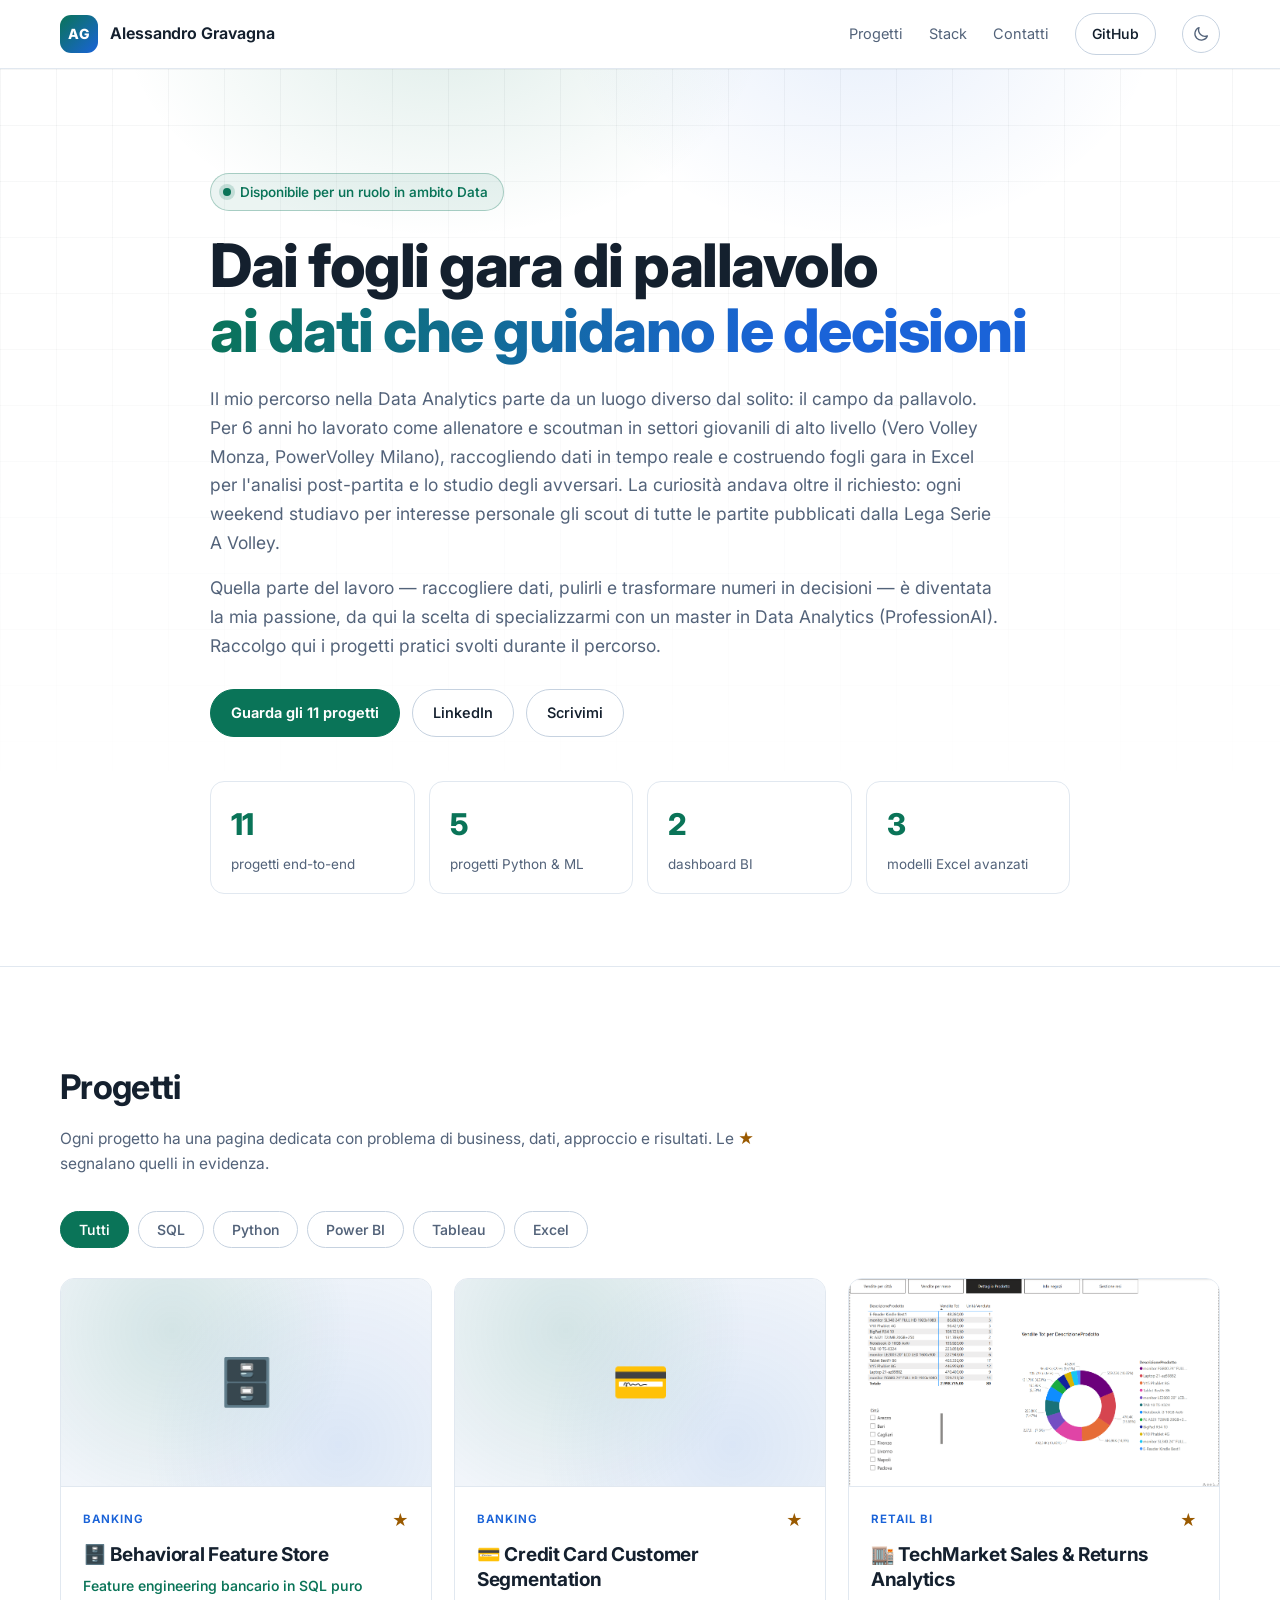
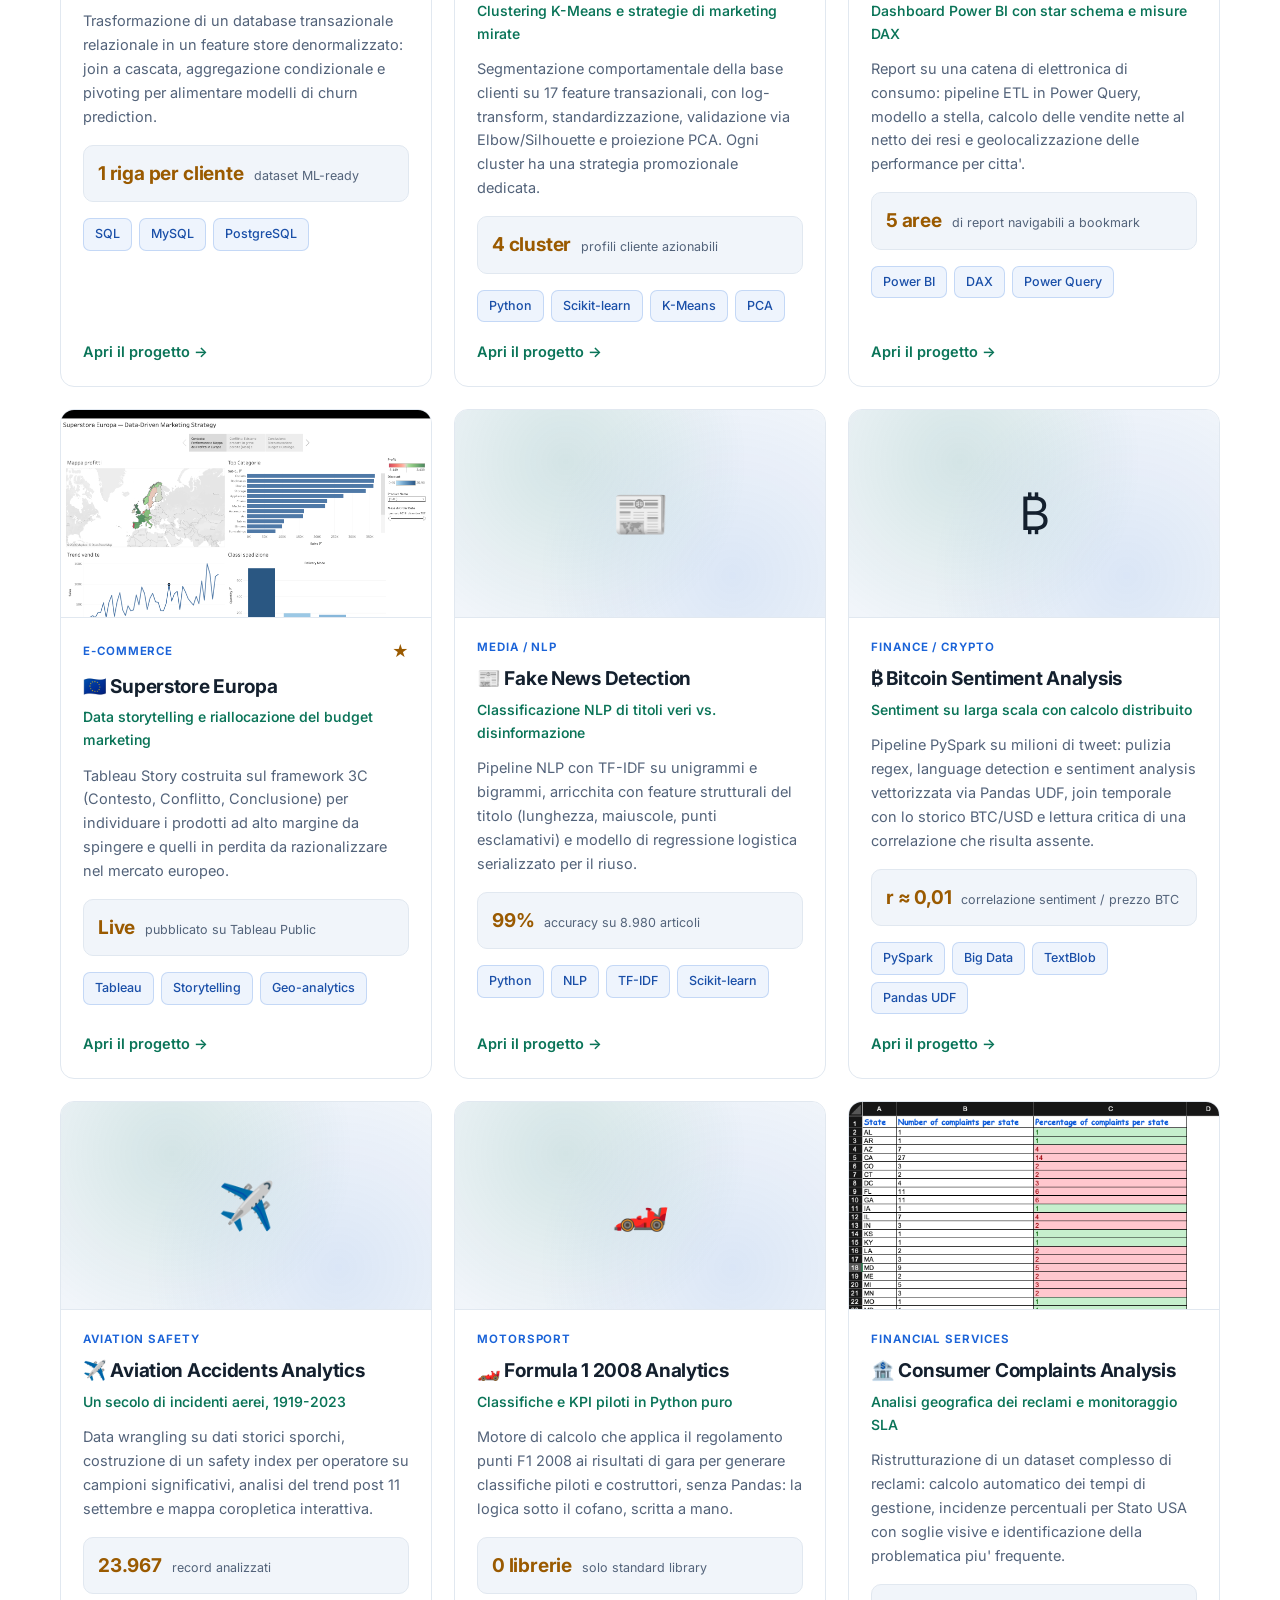
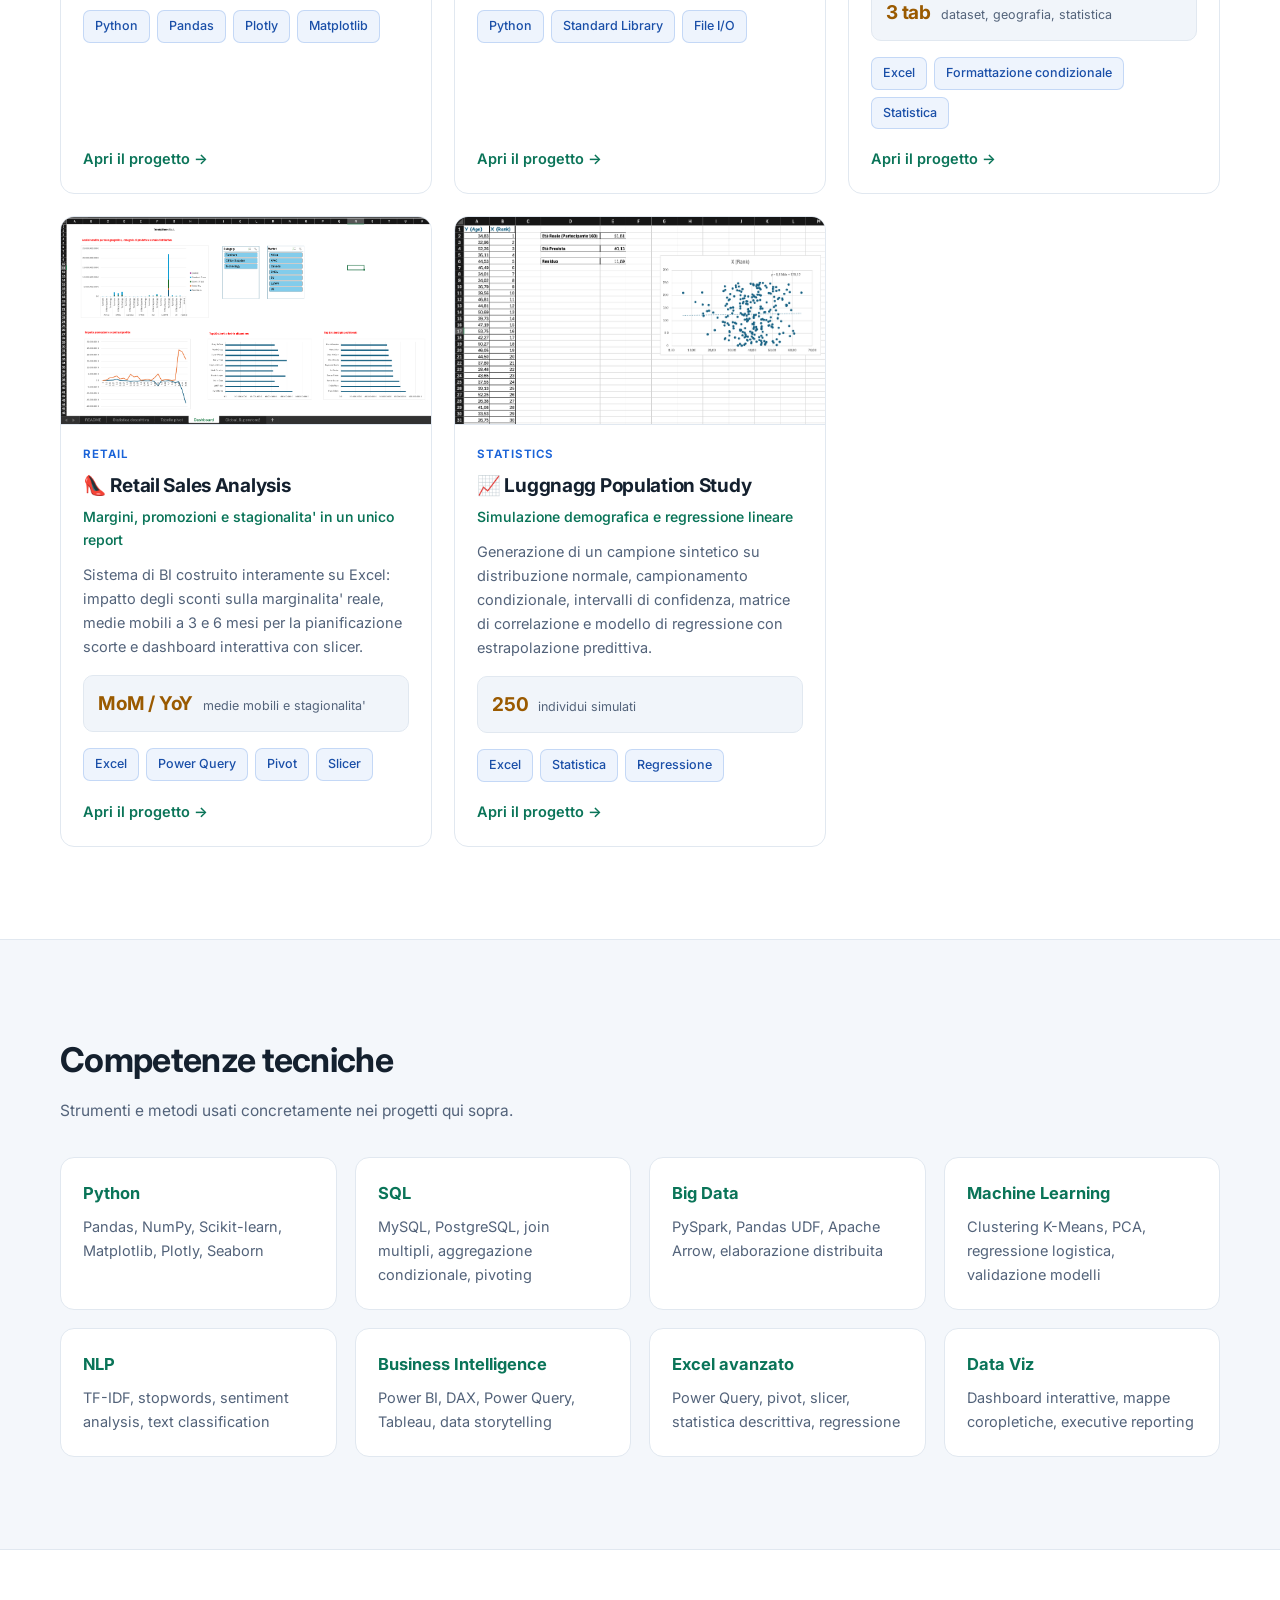
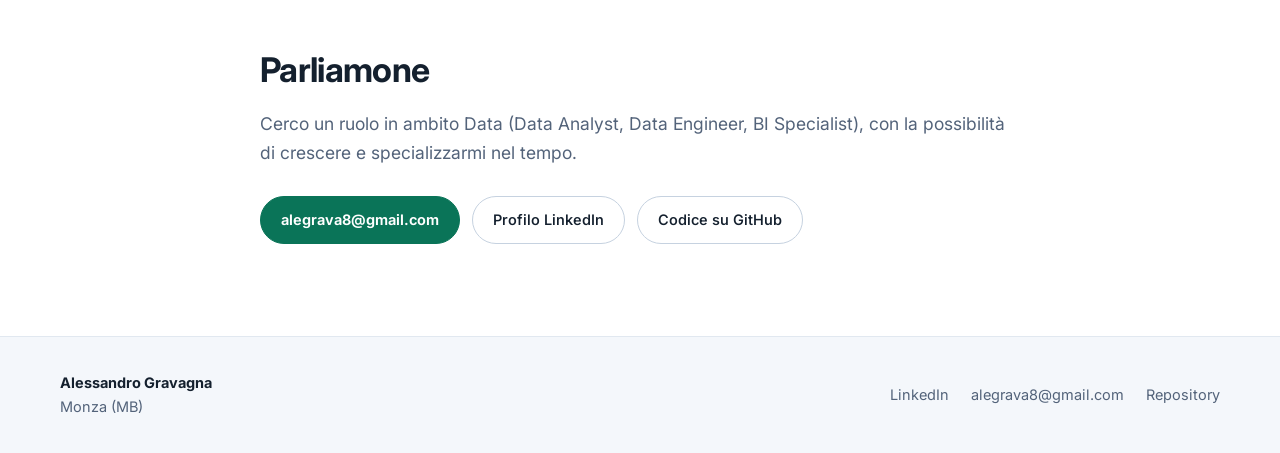
<file: docs/index.html>
<!DOCTYPE html>
<html lang="it">
<head>
<meta charset="utf-8">
<meta name="viewport" content="width=device-width, initial-scale=1">
<title>Alessandro Gravagna — Data Analytics Portfolio</title>
<meta name="description" content="Portfolio di Alessandro Gravagna: 11 progetti end-to-end su SQL, Python, Machine Learning, NLP, PySpark, Power BI, Tableau ed Excel.">
<meta name="author" content="Alessandro Gravagna">
<meta property="og:title" content="Alessandro Gravagna — Data Analytics Portfolio">
<meta property="og:description" content="Portfolio di Alessandro Gravagna: 11 progetti end-to-end su SQL, Python, Machine Learning, NLP, PySpark, Power BI, Tableau ed Excel.">
<meta property="og:type" content="website">
<meta property="og:url" content="https://alessandrogravagna.github.io/Data-Analytics-Portfolio/">
<meta property="og:image" content="https://alessandrogravagna.github.io/Data-Analytics-Portfolio/assets/img/powerbi-techmarket-powerbi_dashboard_preview.png">
<meta property="og:locale" content="it_IT">
<meta name="twitter:card" content="summary_large_image">
<meta name="color-scheme" content="dark light">
<link rel="icon" href="data:image/svg+xml,<svg xmlns='http://www.w3.org/2000/svg' viewBox='0 0 100 100'><text y='.9em' font-size='90'>&#128202;</text></svg>">
<link rel="preconnect" href="https://fonts.googleapis.com">
<link rel="preconnect" href="https://fonts.gstatic.com" crossorigin>
<link href="https://fonts.googleapis.com/css2?family=Inter:wght@400;500;600;700;800&family=JetBrains+Mono:wght@400;500&display=swap" rel="stylesheet">
<link rel="stylesheet" href="assets/style.css">
<script>
(function () {
  try {
    var t = localStorage.getItem('tema');
    if (t === 'light' || t === 'dark') {
      document.documentElement.setAttribute('data-theme', t);
    }
  } catch (e) { /* localStorage non disponibile: si usa il tema di sistema */ }
})();
</script>

</head>
<body class="home">
<a class="skip" href="#main">Vai al contenuto</a>
<header class="topbar">
  <div class="wrap topbar-inner">
    <a class="brand" href="index.html">
      <span class="brand-mark">AG</span>
      <span class="brand-text">Alessandro Gravagna</span>
    </a>
    <nav class="topnav">
      <a href="index.html#progetti">Progetti</a>
      <a href="index.html#stack">Stack</a>
      <a href="index.html#contatti">Contatti</a>
      <a class="btn btn-ghost" href="https://github.com/alessandrogravagna/Data-Analytics-Portfolio" target="_blank" rel="noopener">GitHub</a>
      <button class="theme-toggle" type="button" id="theme-toggle"
        aria-label="Cambia tema chiaro o scuro" title="Cambia tema chiaro o scuro">
        <svg class="icon-sun" viewBox="0 0 24 24" aria-hidden="true" focusable="false">
          <circle cx="12" cy="12" r="4.2"/>
          <path d="M12 2.4v2.6M12 19v2.6M4.2 4.2l1.9 1.9M17.9 17.9l1.9 1.9M2.4 12h2.6M19 12h2.6M4.2 19.8l1.9-1.9M17.9 6.1l1.9-1.9"/>
        </svg>
        <svg class="icon-moon" viewBox="0 0 24 24" aria-hidden="true" focusable="false">
          <path d="M20.5 14.6A8.6 8.6 0 0 1 9.4 3.5a8.6 8.6 0 1 0 11.1 11.1z"/>
        </svg>
      </button>
    </nav>
  </div>
</header>
<main id="main">

<section class="hero">
  <div class="wrap hero-inner">
    <p class="pill"><span class="dot"></span> Disponibile per un ruolo in ambito Data</p>
    <h1>Dai fogli gara di pallavolo<br><span class="grad">ai dati che guidano le decisioni</span></h1>
    <p class="lead">Il mio percorso nella Data Analytics parte da un luogo diverso dal solito: il campo da pallavolo. Per 6 anni ho lavorato come allenatore e scoutman in settori giovanili di alto livello (Vero Volley Monza, PowerVolley Milano), raccogliendo dati in tempo reale e costruendo fogli gara in Excel per l&#x27;analisi post-partita e lo studio degli avversari. La curiosità andava oltre il richiesto: ogni weekend studiavo per interesse personale gli scout di tutte le partite pubblicati dalla Lega Serie A Volley.</p>
    <p class="lead">Quella parte del lavoro — raccogliere dati, pulirli e trasformare numeri in decisioni — è diventata la mia passione, da qui la scelta di specializzarmi con un master in Data Analytics (ProfessionAI). Raccolgo qui i progetti pratici svolti durante il percorso.</p>
    <div class="hero-actions">
      <a class="btn btn-primary" href="#progetti">Guarda gli 11 progetti</a>
      <a class="btn" href="https://www.linkedin.com/in/alessandro-gravagna-3a3050201/" target="_blank" rel="noopener">LinkedIn</a>
      <a class="btn" href="mailto:alegrava8@gmail.com">Scrivimi</a>
    </div>
    <dl class="stats">
      <div><dt>11</dt><dd>progetti end-to-end</dd></div>
      <div><dt>5</dt><dd>progetti Python &amp; ML</dd></div>
      <div><dt>2</dt><dd>dashboard BI</dd></div>
      <div><dt>3</dt><dd>modelli Excel avanzati</dd></div>
    </dl>
  </div>
</section>

<section class="section" id="progetti">
  <div class="wrap">
    <div class="section-head">
      <h2>Progetti</h2>
      <p class="muted">Ogni progetto ha una pagina dedicata con problema di business, dati, approccio e risultati. Le <span class="star">&#9733;</span> segnalano quelli in evidenza.</p>
    </div>
    <div class="filters" role="group" aria-label="Filtra i progetti per strumento"><button class="filter is-active" data-filter="Tutti">Tutti</button><button class="filter" data-filter="SQL">SQL</button><button class="filter" data-filter="Python">Python</button><button class="filter" data-filter="Power BI">Power BI</button><button class="filter" data-filter="Tableau">Tableau</button><button class="filter" data-filter="Excel">Excel</button></div>
    <div class="grid" id="grid">

<article class="card" data-cat="SQL" data-featured="1">
  <a class="card-link" href="projects/behavioral-feature-store.html">
    <div class="card-media card-media--glyph"><span>🗄️</span></div>
    <div class="card-body">
      <div class="card-top"><span class="domain">Banking</span><span class="star" title="Progetto in evidenza">★</span></div>
      <h3>🗄️ Behavioral Feature Store</h3>
      <p class="card-tagline">Feature engineering bancario in SQL puro</p>
      <p class="card-summary">Trasformazione di un database transazionale relazionale in un feature store denormalizzato: join a cascata, aggregazione condizionale e pivoting per alimentare modelli di churn prediction.</p>
      <div class="card-metric"><b>1 riga per cliente</b><span>dataset ML-ready</span></div>
      <div class="chips"><span class="chip">SQL</span><span class="chip">MySQL</span><span class="chip">PostgreSQL</span></div>
      <span class="card-cta">Apri il progetto <span aria-hidden="true">&rarr;</span></span>
    </div>
  </a>
</article>

<article class="card" data-cat="Python" data-featured="1">
  <a class="card-link" href="projects/credit-card-segmentation.html">
    <div class="card-media card-media--glyph"><span>💳</span></div>
    <div class="card-body">
      <div class="card-top"><span class="domain">Banking</span><span class="star" title="Progetto in evidenza">★</span></div>
      <h3>💳 Credit Card Customer Segmentation</h3>
      <p class="card-tagline">Clustering K-Means e strategie di marketing mirate</p>
      <p class="card-summary">Segmentazione comportamentale della base clienti su 17 feature transazionali, con log-transform, standardizzazione, validazione via Elbow/Silhouette e proiezione PCA. Ogni cluster ha una strategia promozionale dedicata.</p>
      <div class="card-metric"><b>4 cluster</b><span>profili cliente azionabili</span></div>
      <div class="chips"><span class="chip">Python</span><span class="chip">Scikit-learn</span><span class="chip">K-Means</span><span class="chip">PCA</span></div>
      <span class="card-cta">Apri il progetto <span aria-hidden="true">&rarr;</span></span>
    </div>
  </a>
</article>

<article class="card" data-cat="Power BI" data-featured="1">
  <a class="card-link" href="projects/powerbi-techmarket.html">
    <div class="card-media"><img src="assets/img/powerbi-techmarket-powerbi_dashboard_preview.png" alt="Anteprima di TechMarket Sales &amp; Returns Analytics" loading="lazy"></div>
    <div class="card-body">
      <div class="card-top"><span class="domain">Retail BI</span><span class="star" title="Progetto in evidenza">★</span></div>
      <h3>🏬 TechMarket Sales &amp; Returns Analytics</h3>
      <p class="card-tagline">Dashboard Power BI con star schema e misure DAX</p>
      <p class="card-summary">Report su una catena di elettronica di consumo: pipeline ETL in Power Query, modello a stella, calcolo delle vendite nette al netto dei resi e geolocalizzazione delle performance per citta&#x27;.</p>
      <div class="card-metric"><b>5 aree</b><span>di report navigabili a bookmark</span></div>
      <div class="chips"><span class="chip">Power BI</span><span class="chip">DAX</span><span class="chip">Power Query</span></div>
      <span class="card-cta">Apri il progetto <span aria-hidden="true">&rarr;</span></span>
    </div>
  </a>
</article>

<article class="card" data-cat="Tableau" data-featured="1">
  <a class="card-link" href="projects/tableau-superstore-europa.html">
    <div class="card-media"><img src="assets/img/tableau-superstore-europa-tableau_story_preview.png" alt="Anteprima di Superstore Europa" loading="lazy"></div>
    <div class="card-body">
      <div class="card-top"><span class="domain">E-Commerce</span><span class="star" title="Progetto in evidenza">★</span></div>
      <h3>🇪🇺 Superstore Europa</h3>
      <p class="card-tagline">Data storytelling e riallocazione del budget marketing</p>
      <p class="card-summary">Tableau Story costruita sul framework 3C (Contesto, Conflitto, Conclusione) per individuare i prodotti ad alto margine da spingere e quelli in perdita da razionalizzare nel mercato europeo.</p>
      <div class="card-metric"><b>Live</b><span>pubblicato su Tableau Public</span></div>
      <div class="chips"><span class="chip">Tableau</span><span class="chip">Storytelling</span><span class="chip">Geo-analytics</span></div>
      <span class="card-cta">Apri il progetto <span aria-hidden="true">&rarr;</span></span>
    </div>
  </a>
</article>

<article class="card" data-cat="Python" data-featured="0">
  <a class="card-link" href="projects/fake-news-detection.html">
    <div class="card-media card-media--glyph"><span>📰</span></div>
    <div class="card-body">
      <div class="card-top"><span class="domain">Media / NLP</span></div>
      <h3>📰 Fake News Detection</h3>
      <p class="card-tagline">Classificazione NLP di titoli veri vs. disinformazione</p>
      <p class="card-summary">Pipeline NLP con TF-IDF su unigrammi e bigrammi, arricchita con feature strutturali del titolo (lunghezza, maiuscole, punti esclamativi) e modello di regressione logistica serializzato per il riuso.</p>
      <div class="card-metric"><b>99%</b><span>accuracy su 8.980 articoli</span></div>
      <div class="chips"><span class="chip">Python</span><span class="chip">NLP</span><span class="chip">TF-IDF</span><span class="chip">Scikit-learn</span></div>
      <span class="card-cta">Apri il progetto <span aria-hidden="true">&rarr;</span></span>
    </div>
  </a>
</article>

<article class="card" data-cat="Python" data-featured="0">
  <a class="card-link" href="projects/bitcoin-sentiment-pyspark.html">
    <div class="card-media card-media--glyph"><span>₿</span></div>
    <div class="card-body">
      <div class="card-top"><span class="domain">Finance / Crypto</span></div>
      <h3>₿ Bitcoin Sentiment Analysis</h3>
      <p class="card-tagline">Sentiment su larga scala con calcolo distribuito</p>
      <p class="card-summary">Pipeline PySpark su milioni di tweet: pulizia regex, language detection e sentiment analysis vettorizzata via Pandas UDF, join temporale con lo storico BTC/USD e lettura critica di una correlazione che risulta assente.</p>
      <div class="card-metric"><b>r ≈ 0,01</b><span>correlazione sentiment / prezzo BTC</span></div>
      <div class="chips"><span class="chip">PySpark</span><span class="chip">Big Data</span><span class="chip">TextBlob</span><span class="chip">Pandas UDF</span></div>
      <span class="card-cta">Apri il progetto <span aria-hidden="true">&rarr;</span></span>
    </div>
  </a>
</article>

<article class="card" data-cat="Python" data-featured="0">
  <a class="card-link" href="projects/aviation-accidents.html">
    <div class="card-media card-media--glyph"><span>✈️</span></div>
    <div class="card-body">
      <div class="card-top"><span class="domain">Aviation Safety</span></div>
      <h3>✈️ Aviation Accidents Analytics</h3>
      <p class="card-tagline">Un secolo di incidenti aerei, 1919-2023</p>
      <p class="card-summary">Data wrangling su dati storici sporchi, costruzione di un safety index per operatore su campioni significativi, analisi del trend post 11 settembre e mappa coropletica interattiva.</p>
      <div class="card-metric"><b>23.967</b><span>record analizzati</span></div>
      <div class="chips"><span class="chip">Python</span><span class="chip">Pandas</span><span class="chip">Plotly</span><span class="chip">Matplotlib</span></div>
      <span class="card-cta">Apri il progetto <span aria-hidden="true">&rarr;</span></span>
    </div>
  </a>
</article>

<article class="card" data-cat="Python" data-featured="0">
  <a class="card-link" href="projects/formula1-2008.html">
    <div class="card-media card-media--glyph"><span>🏎️</span></div>
    <div class="card-body">
      <div class="card-top"><span class="domain">Motorsport</span></div>
      <h3>🏎️ Formula 1 2008 Analytics</h3>
      <p class="card-tagline">Classifiche e KPI piloti in Python puro</p>
      <p class="card-summary">Motore di calcolo che applica il regolamento punti F1 2008 ai risultati di gara per generare classifiche piloti e costruttori, senza Pandas: la logica sotto il cofano, scritta a mano.</p>
      <div class="card-metric"><b>0 librerie</b><span>solo standard library</span></div>
      <div class="chips"><span class="chip">Python</span><span class="chip">Standard Library</span><span class="chip">File I/O</span></div>
      <span class="card-cta">Apri il progetto <span aria-hidden="true">&rarr;</span></span>
    </div>
  </a>
</article>

<article class="card" data-cat="Excel" data-featured="0">
  <a class="card-link" href="projects/consumer-complaints.html">
    <div class="card-media"><img src="assets/img/consumer-complaints-complaints_geographical_insights.png" alt="Anteprima di Consumer Complaints Analysis" loading="lazy"></div>
    <div class="card-body">
      <div class="card-top"><span class="domain">Financial Services</span></div>
      <h3>🏦 Consumer Complaints Analysis</h3>
      <p class="card-tagline">Analisi geografica dei reclami e monitoraggio SLA</p>
      <p class="card-summary">Ristrutturazione di un dataset complesso di reclami: calcolo automatico dei tempi di gestione, incidenze percentuali per Stato USA con soglie visive e identificazione della problematica piu&#x27; frequente.</p>
      <div class="card-metric"><b>3 tab</b><span>dataset, geografia, statistica</span></div>
      <div class="chips"><span class="chip">Excel</span><span class="chip">Formattazione condizionale</span><span class="chip">Statistica</span></div>
      <span class="card-cta">Apri il progetto <span aria-hidden="true">&rarr;</span></span>
    </div>
  </a>
</article>

<article class="card" data-cat="Excel" data-featured="0">
  <a class="card-link" href="projects/retail-sales-reporting.html">
    <div class="card-media"><img src="assets/img/retail-sales-reporting-trendyshoes_dashboard.png" alt="Anteprima di Retail Sales Analysis" loading="lazy"></div>
    <div class="card-body">
      <div class="card-top"><span class="domain">Retail</span></div>
      <h3>👠 Retail Sales Analysis</h3>
      <p class="card-tagline">Margini, promozioni e stagionalita&#x27; in un unico report</p>
      <p class="card-summary">Sistema di BI costruito interamente su Excel: impatto degli sconti sulla marginalita&#x27; reale, medie mobili a 3 e 6 mesi per la pianificazione scorte e dashboard interattiva con slicer.</p>
      <div class="card-metric"><b>MoM / YoY</b><span>medie mobili e stagionalita&#x27;</span></div>
      <div class="chips"><span class="chip">Excel</span><span class="chip">Power Query</span><span class="chip">Pivot</span><span class="chip">Slicer</span></div>
      <span class="card-cta">Apri il progetto <span aria-hidden="true">&rarr;</span></span>
    </div>
  </a>
</article>

<article class="card" data-cat="Excel" data-featured="0">
  <a class="card-link" href="projects/luggnagg-population-study.html">
    <div class="card-media"><img src="assets/img/luggnagg-population-study-luggnagg_regression_preview.png" alt="Anteprima di Luggnagg Population Study" loading="lazy"></div>
    <div class="card-body">
      <div class="card-top"><span class="domain">Statistics</span></div>
      <h3>📈 Luggnagg Population Study</h3>
      <p class="card-tagline">Simulazione demografica e regressione lineare</p>
      <p class="card-summary">Generazione di un campione sintetico su distribuzione normale, campionamento condizionale, intervalli di confidenza, matrice di correlazione e modello di regressione con estrapolazione predittiva.</p>
      <div class="card-metric"><b>250</b><span>individui simulati</span></div>
      <div class="chips"><span class="chip">Excel</span><span class="chip">Statistica</span><span class="chip">Regressione</span></div>
      <span class="card-cta">Apri il progetto <span aria-hidden="true">&rarr;</span></span>
    </div>
  </a>
</article>
    </div>
    <p class="empty" id="empty" hidden>Nessun progetto per questo filtro.</p>
  </div>
</section>

<section class="section section-alt" id="stack">
  <div class="wrap">
    <div class="section-head"><h2>Competenze tecniche</h2>
    <p class="muted">Strumenti e metodi usati concretamente nei progetti qui sopra.</p></div>
    <div class="stack-grid"><div class="stack-item"><h3>Python</h3><p>Pandas, NumPy, Scikit-learn, Matplotlib, Plotly, Seaborn</p></div><div class="stack-item"><h3>SQL</h3><p>MySQL, PostgreSQL, join multipli, aggregazione condizionale, pivoting</p></div><div class="stack-item"><h3>Big Data</h3><p>PySpark, Pandas UDF, Apache Arrow, elaborazione distribuita</p></div><div class="stack-item"><h3>Machine Learning</h3><p>Clustering K-Means, PCA, regressione logistica, validazione modelli</p></div><div class="stack-item"><h3>NLP</h3><p>TF-IDF, stopwords, sentiment analysis, text classification</p></div><div class="stack-item"><h3>Business Intelligence</h3><p>Power BI, DAX, Power Query, Tableau, data storytelling</p></div><div class="stack-item"><h3>Excel avanzato</h3><p>Power Query, pivot, slicer, statistica descrittiva, regressione</p></div><div class="stack-item"><h3>Data Viz</h3><p>Dashboard interattive, mappe coropletiche, executive reporting</p></div></div>
  </div>
</section>

<section class="section" id="contatti">
  <div class="wrap contact">
    <h2>Parliamone</h2>
    <p class="lead">Cerco un ruolo in ambito Data (Data Analyst, Data Engineer, BI Specialist),
    con la possibilit&agrave; di crescere e specializzarmi nel tempo.</p>
    <div class="hero-actions">
      <a class="btn btn-primary" href="mailto:alegrava8@gmail.com">alegrava8@gmail.com</a>
      <a class="btn" href="https://www.linkedin.com/in/alessandro-gravagna-3a3050201/" target="_blank" rel="noopener">Profilo LinkedIn</a>
      <a class="btn" href="https://github.com/alessandrogravagna/Data-Analytics-Portfolio" target="_blank" rel="noopener">Codice su GitHub</a>
    </div>
  </div>
</section>

<script>
(function () {
  var filters = document.querySelectorAll('.filter');
  var cards = document.querySelectorAll('.card');
  var empty = document.getElementById('empty');
  filters.forEach(function (btn) {
    btn.addEventListener('click', function () {
      var value = btn.dataset.filter;
      filters.forEach(function (b) { b.classList.toggle('is-active', b === btn); });
      var shown = 0;
      cards.forEach(function (card) {
        var match = value === 'Tutti' || card.dataset.cat === value;
        card.hidden = !match;
        if (match) shown++;
      });
      empty.hidden = shown > 0;
    });
  });
})();
</script>

</main>
<footer class="footer">
  <div class="wrap footer-inner">
    <div>
      <strong>Alessandro Gravagna</strong><br>
      <span class="muted">Monza (MB)</span>
    </div>
    <div class="footer-links">
      <a href="https://www.linkedin.com/in/alessandro-gravagna-3a3050201/" target="_blank" rel="noopener">LinkedIn</a>
      <a href="mailto:alegrava8@gmail.com">alegrava8@gmail.com</a>
      <a href="https://github.com/alessandrogravagna/Data-Analytics-Portfolio" target="_blank" rel="noopener">Repository</a>
    </div>
  </div>
</footer>
<script>
(function () {
  var root = document.documentElement;
  var btn = document.getElementById('theme-toggle');
  if (!btn) return;
  var scuroDiSistema = window.matchMedia('(prefers-color-scheme: dark)');

  function temaAttuale() {
    return root.getAttribute('data-theme') || (scuroDiSistema.matches ? 'dark' : 'light');
  }
  function aggiornaEtichetta() {
    var prossimo = temaAttuale() === 'dark' ? 'chiaro' : 'scuro';
    btn.setAttribute('aria-label', 'Passa al tema ' + prossimo);
    btn.setAttribute('title', 'Passa al tema ' + prossimo);
  }

  btn.addEventListener('click', function () {
    var nuovo = temaAttuale() === 'dark' ? 'light' : 'dark';
    root.setAttribute('data-theme', nuovo);
    try { localStorage.setItem('tema', nuovo); } catch (e) {}
    aggiornaEtichetta();
  });

  // Se non c'e' una scelta esplicita, si segue il sistema anche a caldo.
  scuroDiSistema.addEventListener('change', function () {
    if (!root.hasAttribute('data-theme')) aggiornaEtichetta();
  });

  aggiornaEtichetta();
})();
</script>
</body>
</html>
</file>
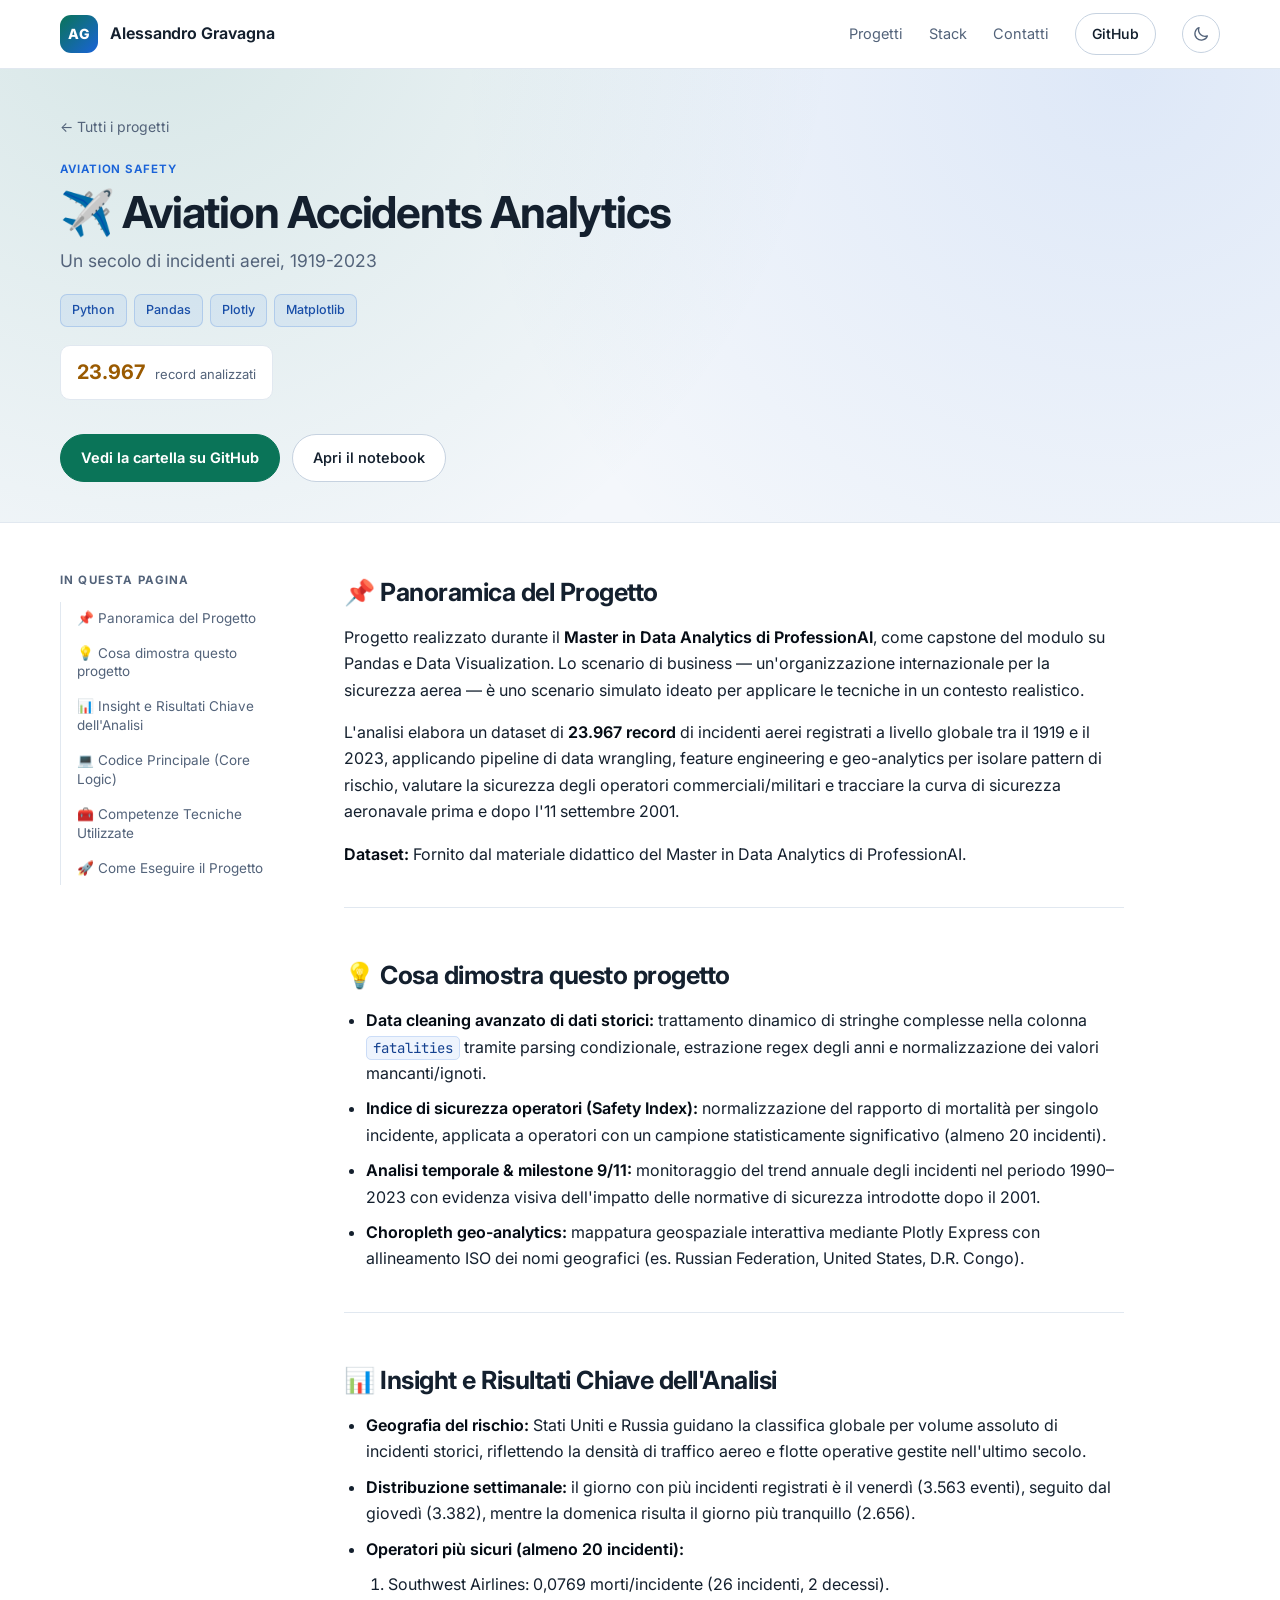
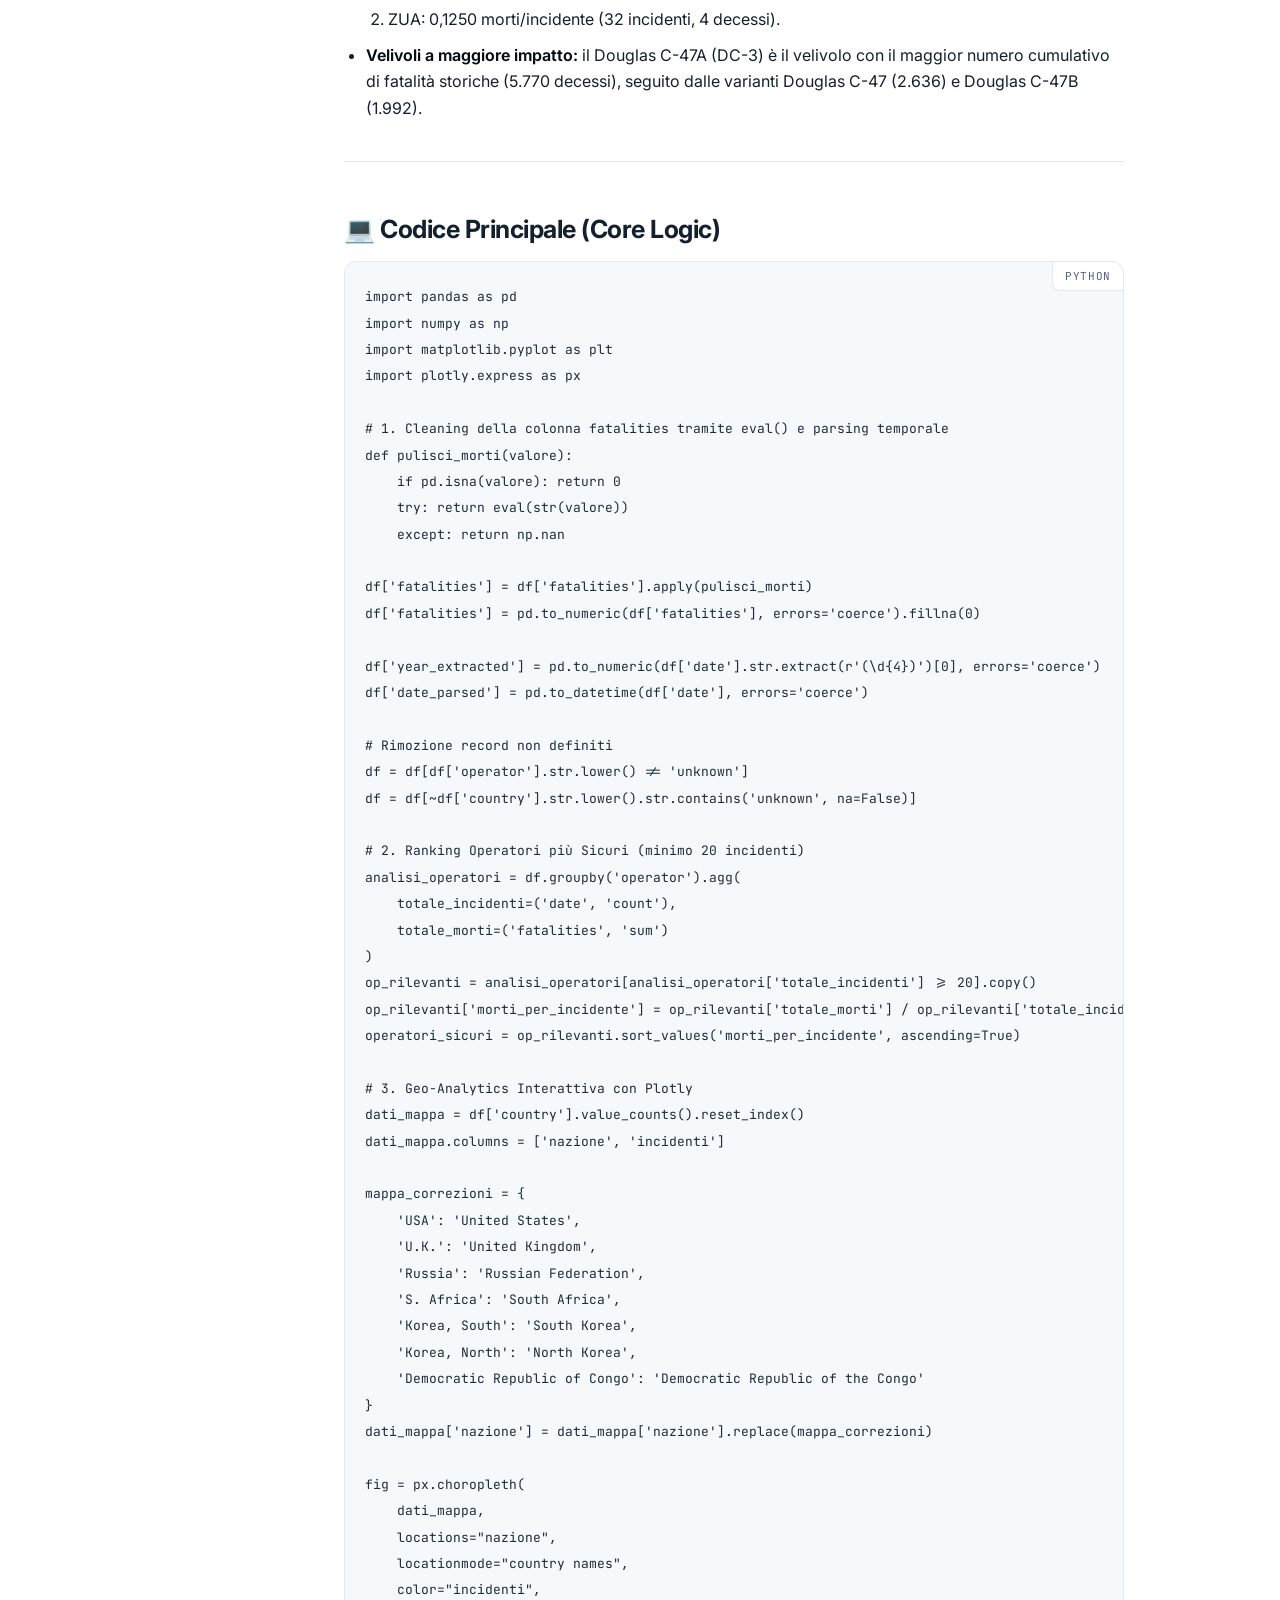
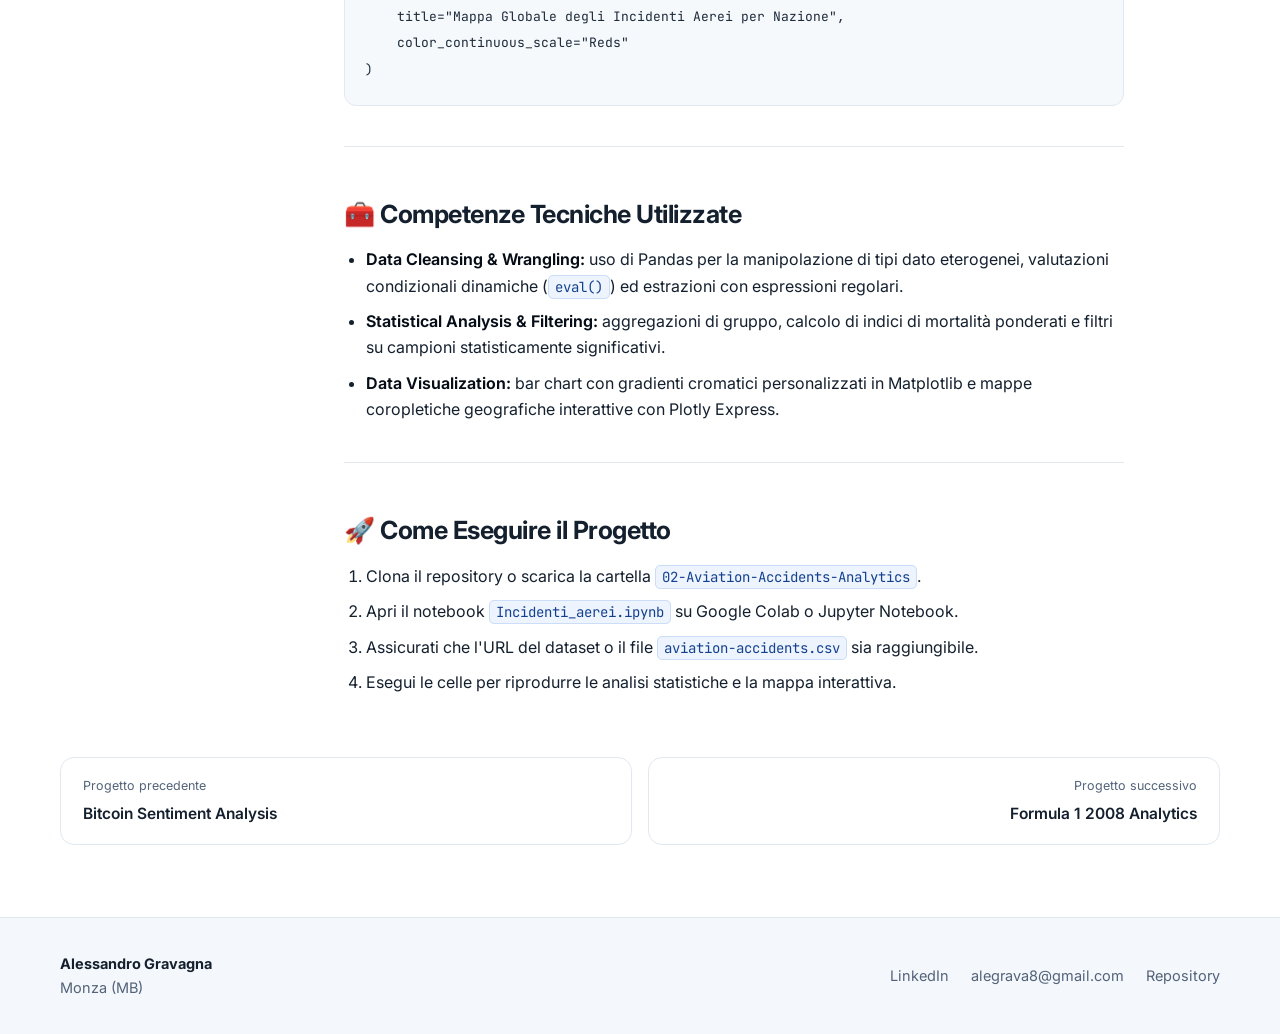
<file: docs/projects/aviation-accidents.html>
<!DOCTYPE html>
<html lang="it">
<head>
<meta charset="utf-8">
<meta name="viewport" content="width=device-width, initial-scale=1">
<title>Aviation Accidents Analytics — Alessandro Gravagna</title>
<meta name="description" content="Data wrangling su dati storici sporchi, costruzione di un safety index per operatore su campioni significativi, analisi del trend post 11 settembre e mappa coropletica interattiva.">
<meta name="author" content="Alessandro Gravagna">
<meta property="og:title" content="Aviation Accidents Analytics — Alessandro Gravagna">
<meta property="og:description" content="Data wrangling su dati storici sporchi, costruzione di un safety index per operatore su campioni significativi, analisi del trend post 11 settembre e mappa coropletica interattiva.">
<meta property="og:type" content="website">
<meta property="og:url" content="https://alessandrogravagna.github.io/Data-Analytics-Portfolio/">
<meta property="og:image" content="https://alessandrogravagna.github.io/Data-Analytics-Portfolio/assets/img/powerbi-techmarket-powerbi_dashboard_preview.png">
<meta property="og:locale" content="it_IT">
<meta name="twitter:card" content="summary_large_image">
<meta name="color-scheme" content="dark light">
<link rel="icon" href="data:image/svg+xml,<svg xmlns='http://www.w3.org/2000/svg' viewBox='0 0 100 100'><text y='.9em' font-size='90'>&#128202;</text></svg>">
<link rel="preconnect" href="https://fonts.googleapis.com">
<link rel="preconnect" href="https://fonts.gstatic.com" crossorigin>
<link href="https://fonts.googleapis.com/css2?family=Inter:wght@400;500;600;700;800&family=JetBrains+Mono:wght@400;500&display=swap" rel="stylesheet">
<link rel="stylesheet" href="../assets/style.css">
<script>
(function () {
  try {
    var t = localStorage.getItem('tema');
    if (t === 'light' || t === 'dark') {
      document.documentElement.setAttribute('data-theme', t);
    }
  } catch (e) { /* localStorage non disponibile: si usa il tema di sistema */ }
})();
</script>

</head>
<body class="project">
<a class="skip" href="#main">Vai al contenuto</a>
<header class="topbar">
  <div class="wrap topbar-inner">
    <a class="brand" href="../index.html">
      <span class="brand-mark">AG</span>
      <span class="brand-text">Alessandro Gravagna</span>
    </a>
    <nav class="topnav">
      <a href="../index.html#progetti">Progetti</a>
      <a href="../index.html#stack">Stack</a>
      <a href="../index.html#contatti">Contatti</a>
      <a class="btn btn-ghost" href="https://github.com/alessandrogravagna/Data-Analytics-Portfolio" target="_blank" rel="noopener">GitHub</a>
      <button class="theme-toggle" type="button" id="theme-toggle"
        aria-label="Cambia tema chiaro o scuro" title="Cambia tema chiaro o scuro">
        <svg class="icon-sun" viewBox="0 0 24 24" aria-hidden="true" focusable="false">
          <circle cx="12" cy="12" r="4.2"/>
          <path d="M12 2.4v2.6M12 19v2.6M4.2 4.2l1.9 1.9M17.9 17.9l1.9 1.9M2.4 12h2.6M19 12h2.6M4.2 19.8l1.9-1.9M17.9 6.1l1.9-1.9"/>
        </svg>
        <svg class="icon-moon" viewBox="0 0 24 24" aria-hidden="true" focusable="false">
          <path d="M20.5 14.6A8.6 8.6 0 0 1 9.4 3.5a8.6 8.6 0 1 0 11.1 11.1z"/>
        </svg>
      </button>
    </nav>
  </div>
</header>
<main id="main">

<section class="project-head">
  <div class="wrap">
    <a class="back" href="../index.html#progetti"><span aria-hidden="true">&larr;</span> Tutti i progetti</a>
    <span class="domain">Aviation Safety</span>
    <h1>✈️ Aviation Accidents Analytics</h1>
    <p class="lead">Un secolo di incidenti aerei, 1919-2023</p>
    <div class="chips"><span class="chip">Python</span><span class="chip">Pandas</span><span class="chip">Plotly</span><span class="chip">Matplotlib</span></div>
    <div class="head-metric"><b>23.967</b><span>record analizzati</span></div>
    <div class="hero-actions"><a class="btn btn-primary" href="https://github.com/alessandrogravagna/Data-Analytics-Portfolio/tree/main/04-Python/02-Aviation-Accidents-Analytics" target="_blank" rel="noopener">Vedi la cartella su GitHub</a><a class="btn" href="https://github.com/alessandrogravagna/Data-Analytics-Portfolio/blob/main/04-Python/02-Aviation-Accidents-Analytics/Incidenti_aerei.ipynb" target="_blank" rel="noopener">Apri il notebook</a></div>
  </div>
</section>
<div class="wrap project-layout">
  <aside class="toc"><p class="toc-title">In questa pagina</p><nav><a href="#panoramica-del-progetto">📌 Panoramica del Progetto</a><a href="#cosa-dimostra-questo-progetto">💡 Cosa dimostra questo progetto</a><a href="#insight-e-risultati-chiave-dellanalisi">📊 Insight e Risultati Chiave dell&#x27;Analisi</a><a href="#codice-principale-core-logic">💻 Codice Principale (Core Logic)</a><a href="#competenze-tecniche-utilizzate">🧰 Competenze Tecniche Utilizzate</a><a href="#come-eseguire-il-progetto">🚀 Come Eseguire il Progetto</a></nav></aside>
  <article class="prose">
<h2 id="panoramica-del-progetto">📌 Panoramica del Progetto</h2>
<p>Progetto realizzato durante il <strong>Master in Data Analytics di ProfessionAI</strong>, come capstone del modulo su Pandas e Data Visualization. Lo scenario di business — un&#x27;organizzazione internazionale per la sicurezza aerea — è uno scenario simulato ideato per applicare le tecniche in un contesto realistico.</p>
<p>L&#x27;analisi elabora un dataset di <strong>23.967 record</strong> di incidenti aerei registrati a livello globale tra il 1919 e il 2023, applicando pipeline di data wrangling, feature engineering e geo-analytics per isolare pattern di rischio, valutare la sicurezza degli operatori commerciali/militari e tracciare la curva di sicurezza aeronavale prima e dopo l&#x27;11 settembre 2001.</p>
<p><strong>Dataset:</strong> Fornito dal materiale didattico del Master in Data Analytics di ProfessionAI.</p>
<hr>
<h2 id="cosa-dimostra-questo-progetto">💡 Cosa dimostra questo progetto</h2>
<ul>
<li><strong>Data cleaning avanzato di dati storici:</strong> trattamento dinamico di stringhe complesse nella colonna <code>fatalities</code> tramite parsing condizionale, estrazione regex degli anni e normalizzazione dei valori mancanti/ignoti.
</li>
<li><strong>Indice di sicurezza operatori (Safety Index):</strong> normalizzazione del rapporto di mortalità per singolo incidente, applicata a operatori con un campione statisticamente significativo (almeno 20 incidenti).
</li>
<li><strong>Analisi temporale &amp; milestone 9/11:</strong> monitoraggio del trend annuale degli incidenti nel periodo 1990–2023 con evidenza visiva dell&#x27;impatto delle normative di sicurezza introdotte dopo il 2001.
</li>
<li><strong>Choropleth geo-analytics:</strong> mappatura geospaziale interattiva mediante Plotly Express con allineamento ISO dei nomi geografici (es. Russian Federation, United States, D.R. Congo).
</li>
</ul>
<hr>
<h2 id="insight-e-risultati-chiave-dellanalisi">📊 Insight e Risultati Chiave dell&#x27;Analisi</h2>
<ul>
<li><strong>Geografia del rischio:</strong> Stati Uniti e Russia guidano la classifica globale per volume assoluto di incidenti storici, riflettendo la densità di traffico aereo e flotte operative gestite nell&#x27;ultimo secolo.
</li>
<li><strong>Distribuzione settimanale:</strong> il giorno con più incidenti registrati è il venerdì (3.563 eventi), seguito dal giovedì (3.382), mentre la domenica risulta il giorno più tranquillo (2.656).
</li>
<li><strong>Operatori più sicuri (almeno 20 incidenti):</strong>
<ol>
<li>Southwest Airlines: 0,0769 morti/incidente (26 incidenti, 2 decessi).
</li>
<li>ZUA: 0,1250 morti/incidente (32 incidenti, 4 decessi).
</li>
</ol>
</li>
<li><strong>Velivoli a maggiore impatto:</strong> il Douglas C-47A (DC-3) è il velivolo con il maggior numero cumulativo di fatalità storiche (5.770 decessi), seguito dalle varianti Douglas C-47 (2.636) e Douglas C-47B (1.992).
</li>
</ul>
<hr>
<h2 id="codice-principale-core-logic">💻 Codice Principale (Core Logic)</h2>
<div class="code-block" data-lang="python"><pre><code>import pandas as pd
import numpy as np
import matplotlib.pyplot as plt
import plotly.express as px

# 1. Cleaning della colonna fatalities tramite eval() e parsing temporale
def pulisci_morti(valore):
    if pd.isna(valore): return 0
    try: return eval(str(valore))
    except: return np.nan

df[&#x27;fatalities&#x27;] = df[&#x27;fatalities&#x27;].apply(pulisci_morti)
df[&#x27;fatalities&#x27;] = pd.to_numeric(df[&#x27;fatalities&#x27;], errors=&#x27;coerce&#x27;).fillna(0)

df[&#x27;year_extracted&#x27;] = pd.to_numeric(df[&#x27;date&#x27;].str.extract(r&#x27;(\d{4})&#x27;)[0], errors=&#x27;coerce&#x27;)
df[&#x27;date_parsed&#x27;] = pd.to_datetime(df[&#x27;date&#x27;], errors=&#x27;coerce&#x27;)

# Rimozione record non definiti
df = df[df[&#x27;operator&#x27;].str.lower() != &#x27;unknown&#x27;]
df = df[~df[&#x27;country&#x27;].str.lower().str.contains(&#x27;unknown&#x27;, na=False)]

# 2. Ranking Operatori più Sicuri (minimo 20 incidenti)
analisi_operatori = df.groupby(&#x27;operator&#x27;).agg(
    totale_incidenti=(&#x27;date&#x27;, &#x27;count&#x27;),
    totale_morti=(&#x27;fatalities&#x27;, &#x27;sum&#x27;)
)
op_rilevanti = analisi_operatori[analisi_operatori[&#x27;totale_incidenti&#x27;] &gt;= 20].copy()
op_rilevanti[&#x27;morti_per_incidente&#x27;] = op_rilevanti[&#x27;totale_morti&#x27;] / op_rilevanti[&#x27;totale_incidenti&#x27;]
operatori_sicuri = op_rilevanti.sort_values(&#x27;morti_per_incidente&#x27;, ascending=True)

# 3. Geo-Analytics Interattiva con Plotly
dati_mappa = df[&#x27;country&#x27;].value_counts().reset_index()
dati_mappa.columns = [&#x27;nazione&#x27;, &#x27;incidenti&#x27;]

mappa_correzioni = {
    &#x27;USA&#x27;: &#x27;United States&#x27;,
    &#x27;U.K.&#x27;: &#x27;United Kingdom&#x27;,
    &#x27;Russia&#x27;: &#x27;Russian Federation&#x27;,
    &#x27;S. Africa&#x27;: &#x27;South Africa&#x27;,
    &#x27;Korea, South&#x27;: &#x27;South Korea&#x27;,
    &#x27;Korea, North&#x27;: &#x27;North Korea&#x27;,
    &#x27;Democratic Republic of Congo&#x27;: &#x27;Democratic Republic of the Congo&#x27;
}
dati_mappa[&#x27;nazione&#x27;] = dati_mappa[&#x27;nazione&#x27;].replace(mappa_correzioni)

fig = px.choropleth(
    dati_mappa,
    locations=&quot;nazione&quot;,
    locationmode=&quot;country names&quot;,
    color=&quot;incidenti&quot;,
    title=&quot;Mappa Globale degli Incidenti Aerei per Nazione&quot;,
    color_continuous_scale=&quot;Reds&quot;
)</code></pre></div>
<hr>
<h2 id="competenze-tecniche-utilizzate">🧰 Competenze Tecniche Utilizzate</h2>
<ul>
<li><strong>Data Cleansing &amp; Wrangling:</strong> uso di Pandas per la manipolazione di tipi dato eterogenei, valutazioni condizionali dinamiche (<code>eval()</code>) ed estrazioni con espressioni regolari.
</li>
<li><strong>Statistical Analysis &amp; Filtering:</strong> aggregazioni di gruppo, calcolo di indici di mortalità ponderati e filtri su campioni statisticamente significativi.
</li>
<li><strong>Data Visualization:</strong> bar chart con gradienti cromatici personalizzati in Matplotlib e mappe coropletiche geografiche interattive con Plotly Express.
</li>
</ul>
<hr>
<h2 id="come-eseguire-il-progetto">🚀 Come Eseguire il Progetto</h2>
<ol>
<li>Clona il repository o scarica la cartella <code>02-Aviation-Accidents-Analytics</code>.
</li>
<li>Apri il notebook <code>Incidenti_aerei.ipynb</code> su Google Colab o Jupyter Notebook.
</li>
<li>Assicurati che l&#x27;URL del dataset o il file <code>aviation-accidents.csv</code> sia raggiungibile.
</li>
<li>Esegui le celle per riprodurre le analisi statistiche e la mappa interattiva.
</li>
</ol>
  </article>
</div>
<div class="wrap pager-row"><a class="pager prev" href="bitcoin-sentiment-pyspark.html"><span>Progetto precedente</span><b>Bitcoin Sentiment Analysis</b></a><a class="pager next" href="formula1-2008.html"><span>Progetto successivo</span><b>Formula 1 2008 Analytics</b></a></div>

</main>
<footer class="footer">
  <div class="wrap footer-inner">
    <div>
      <strong>Alessandro Gravagna</strong><br>
      <span class="muted">Monza (MB)</span>
    </div>
    <div class="footer-links">
      <a href="https://www.linkedin.com/in/alessandro-gravagna-3a3050201/" target="_blank" rel="noopener">LinkedIn</a>
      <a href="mailto:alegrava8@gmail.com">alegrava8@gmail.com</a>
      <a href="https://github.com/alessandrogravagna/Data-Analytics-Portfolio" target="_blank" rel="noopener">Repository</a>
    </div>
  </div>
</footer>
<script>
(function () {
  var root = document.documentElement;
  var btn = document.getElementById('theme-toggle');
  if (!btn) return;
  var scuroDiSistema = window.matchMedia('(prefers-color-scheme: dark)');

  function temaAttuale() {
    return root.getAttribute('data-theme') || (scuroDiSistema.matches ? 'dark' : 'light');
  }
  function aggiornaEtichetta() {
    var prossimo = temaAttuale() === 'dark' ? 'chiaro' : 'scuro';
    btn.setAttribute('aria-label', 'Passa al tema ' + prossimo);
    btn.setAttribute('title', 'Passa al tema ' + prossimo);
  }

  btn.addEventListener('click', function () {
    var nuovo = temaAttuale() === 'dark' ? 'light' : 'dark';
    root.setAttribute('data-theme', nuovo);
    try { localStorage.setItem('tema', nuovo); } catch (e) {}
    aggiornaEtichetta();
  });

  // Se non c'e' una scelta esplicita, si segue il sistema anche a caldo.
  scuroDiSistema.addEventListener('change', function () {
    if (!root.hasAttribute('data-theme')) aggiornaEtichetta();
  });

  aggiornaEtichetta();
})();
</script>
</body>
</html>
</file>
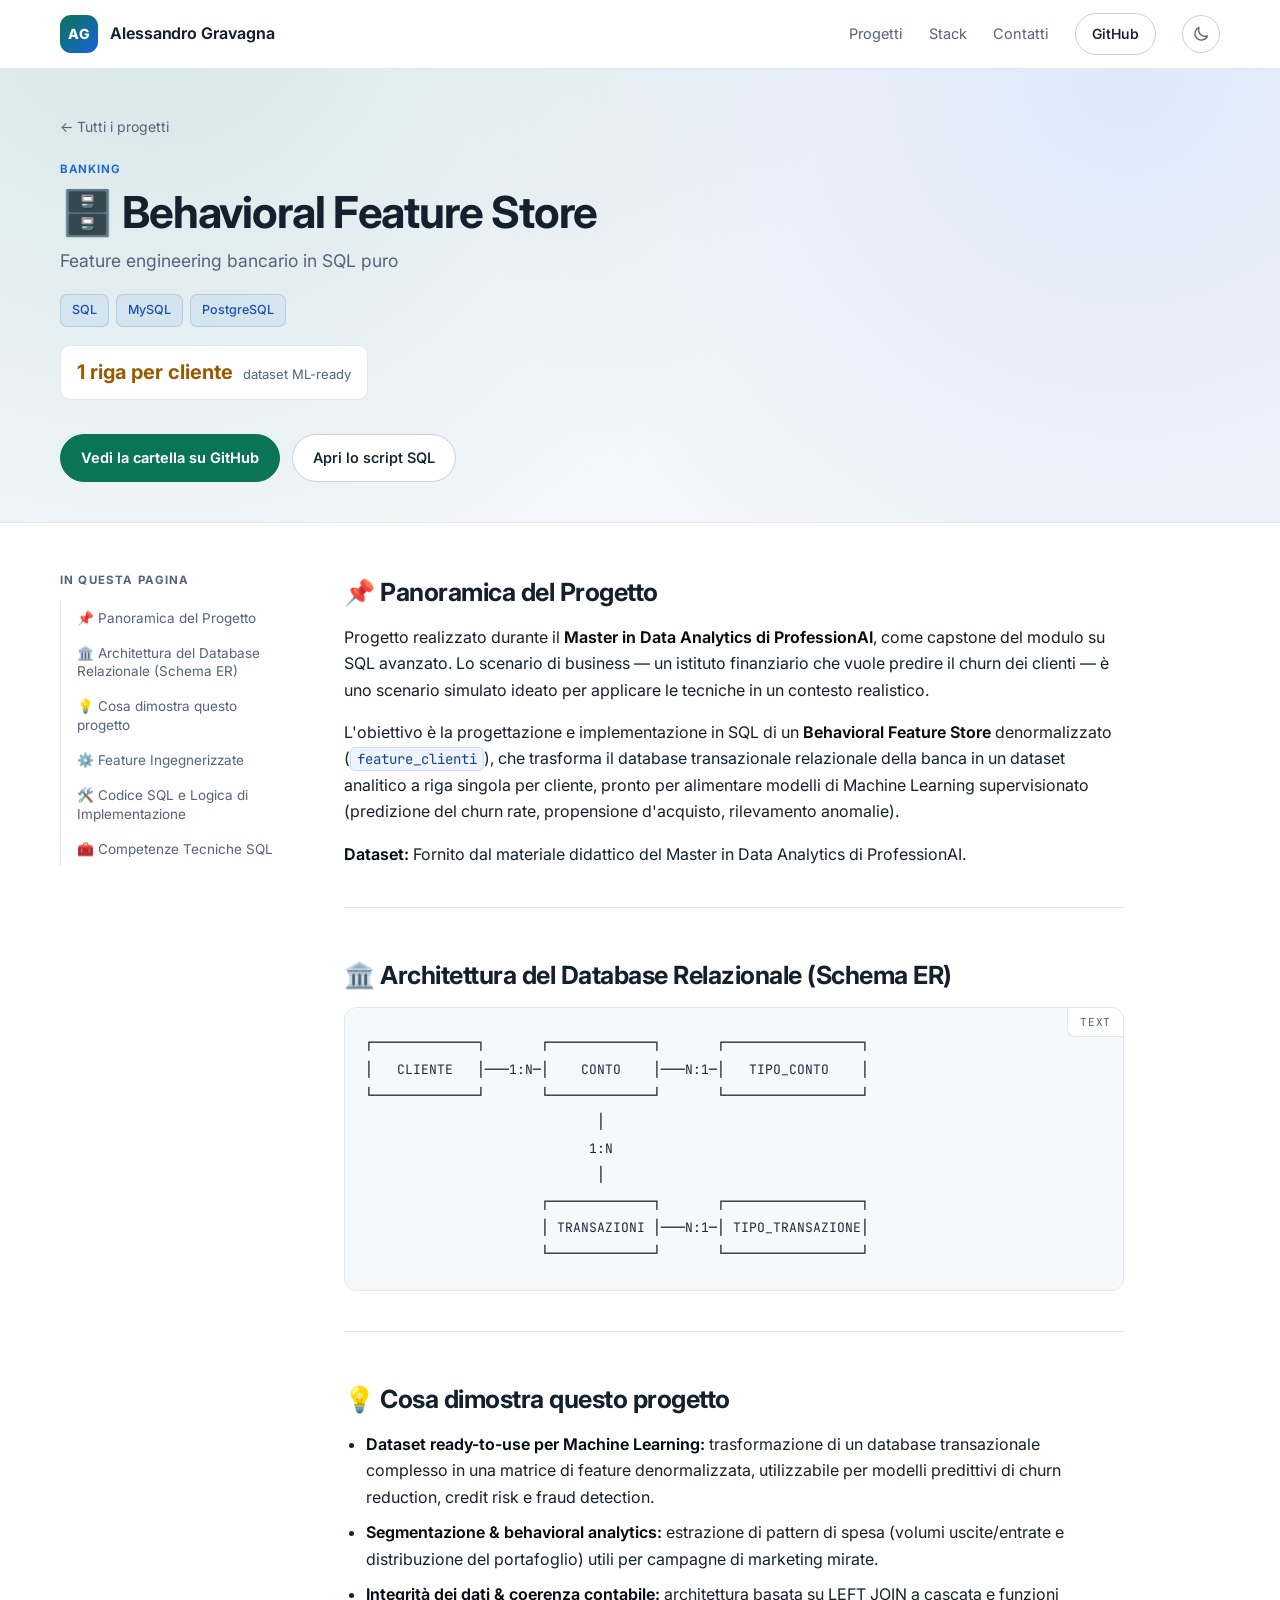
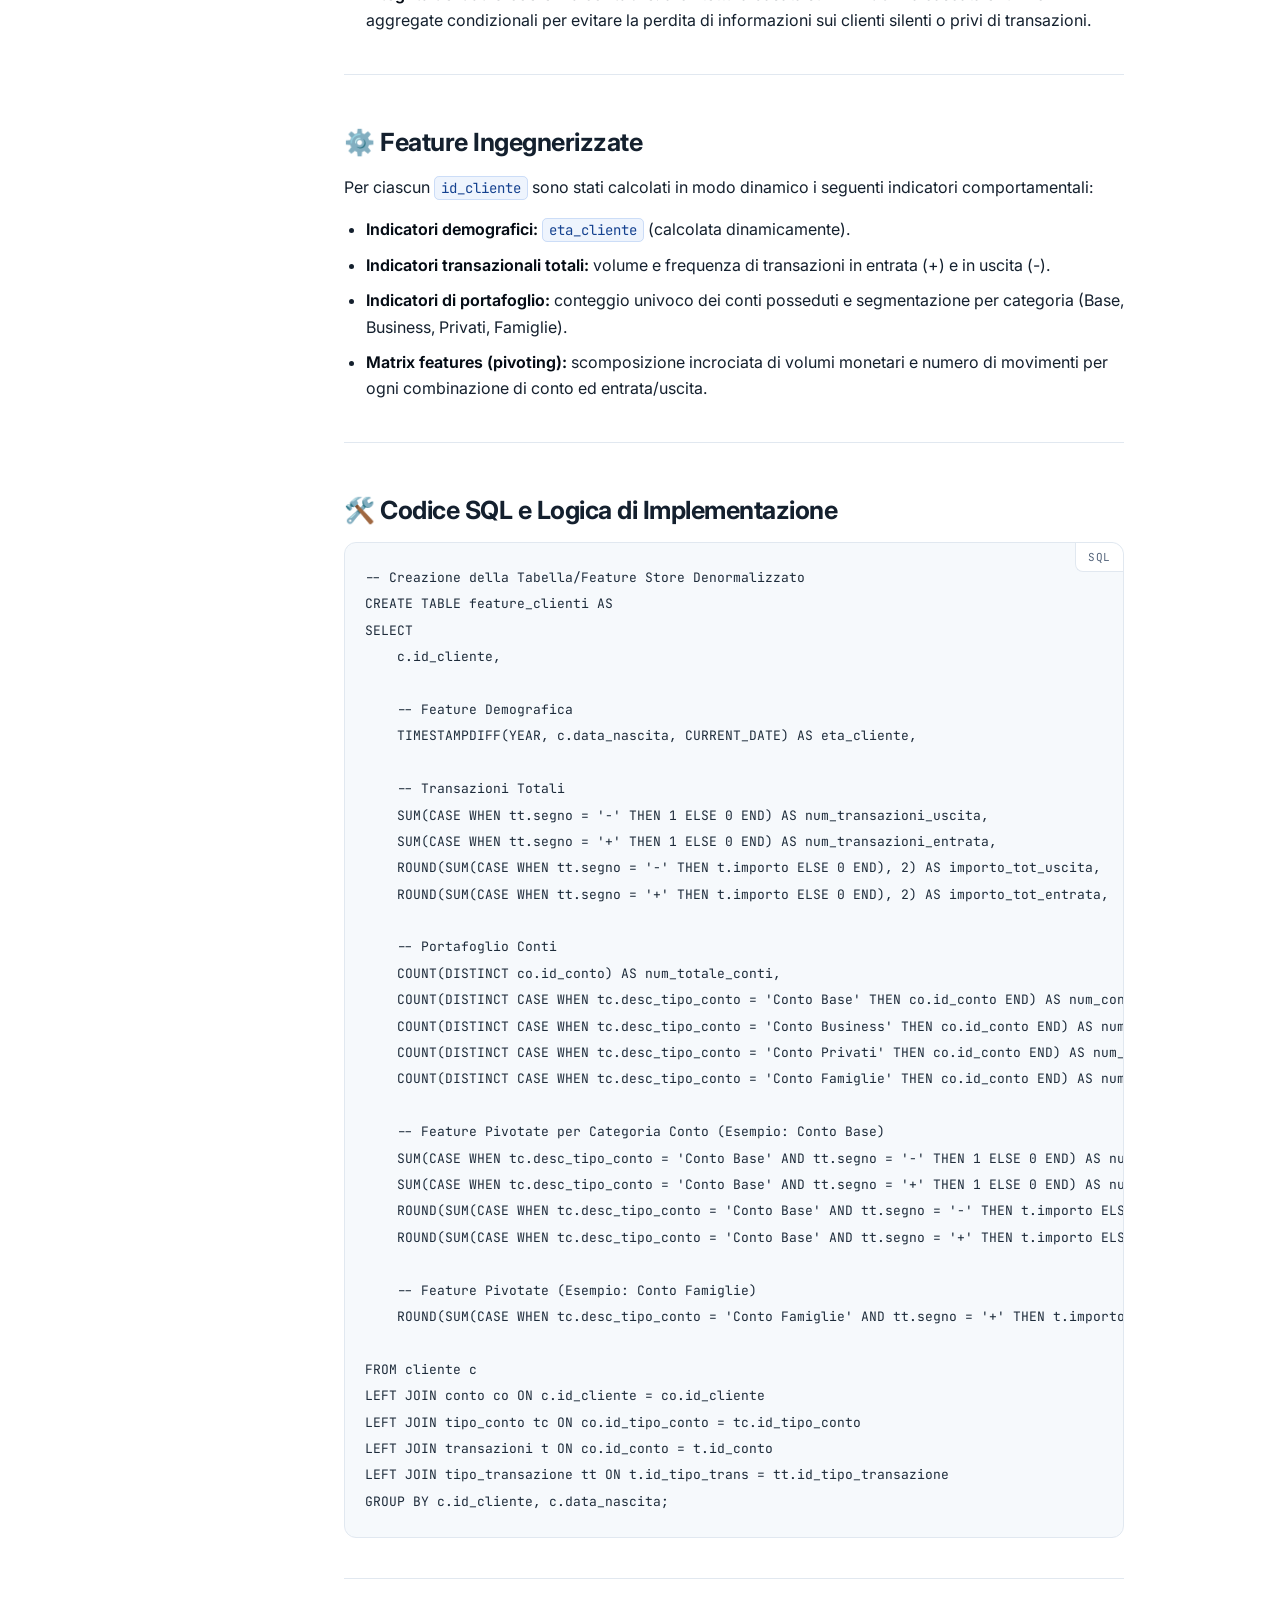
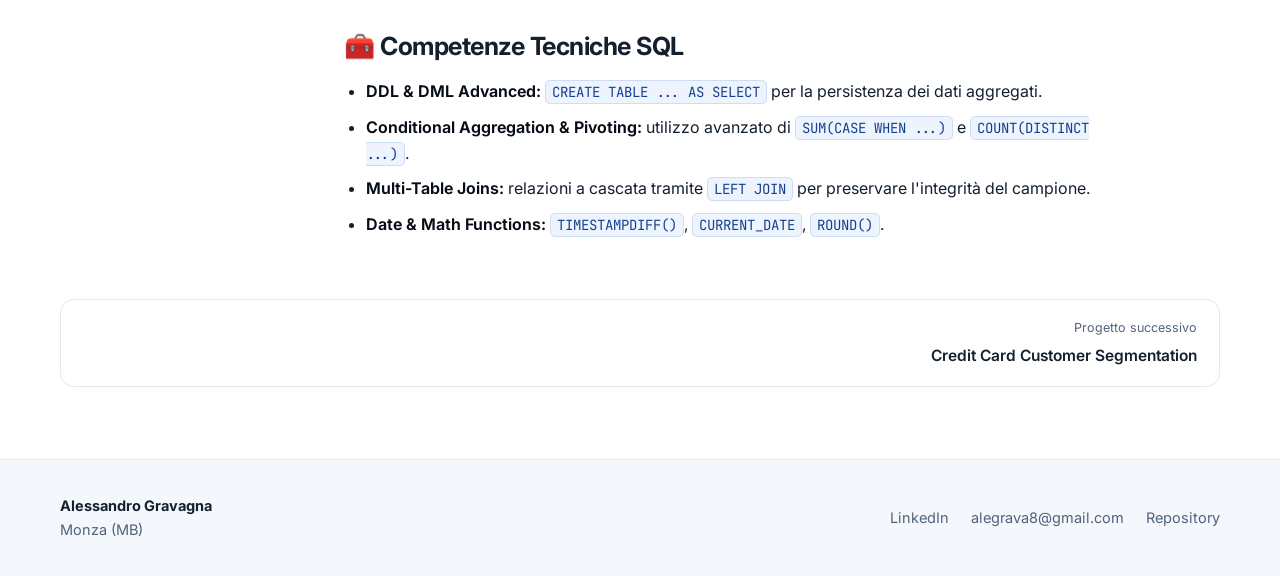
<file: docs/projects/behavioral-feature-store.html>
<!DOCTYPE html>
<html lang="it">
<head>
<meta charset="utf-8">
<meta name="viewport" content="width=device-width, initial-scale=1">
<title>Behavioral Feature Store — Alessandro Gravagna</title>
<meta name="description" content="Trasformazione di un database transazionale relazionale in un feature store denormalizzato: join a cascata, aggregazione condizionale e pivoting per alimentare modelli di churn prediction.">
<meta name="author" content="Alessandro Gravagna">
<meta property="og:title" content="Behavioral Feature Store — Alessandro Gravagna">
<meta property="og:description" content="Trasformazione di un database transazionale relazionale in un feature store denormalizzato: join a cascata, aggregazione condizionale e pivoting per alimentare modelli di churn prediction.">
<meta property="og:type" content="website">
<meta property="og:url" content="https://alessandrogravagna.github.io/Data-Analytics-Portfolio/">
<meta property="og:image" content="https://alessandrogravagna.github.io/Data-Analytics-Portfolio/assets/img/powerbi-techmarket-powerbi_dashboard_preview.png">
<meta property="og:locale" content="it_IT">
<meta name="twitter:card" content="summary_large_image">
<meta name="color-scheme" content="dark light">
<link rel="icon" href="data:image/svg+xml,<svg xmlns='http://www.w3.org/2000/svg' viewBox='0 0 100 100'><text y='.9em' font-size='90'>&#128202;</text></svg>">
<link rel="preconnect" href="https://fonts.googleapis.com">
<link rel="preconnect" href="https://fonts.gstatic.com" crossorigin>
<link href="https://fonts.googleapis.com/css2?family=Inter:wght@400;500;600;700;800&family=JetBrains+Mono:wght@400;500&display=swap" rel="stylesheet">
<link rel="stylesheet" href="../assets/style.css">
<script>
(function () {
  try {
    var t = localStorage.getItem('tema');
    if (t === 'light' || t === 'dark') {
      document.documentElement.setAttribute('data-theme', t);
    }
  } catch (e) { /* localStorage non disponibile: si usa il tema di sistema */ }
})();
</script>

</head>
<body class="project">
<a class="skip" href="#main">Vai al contenuto</a>
<header class="topbar">
  <div class="wrap topbar-inner">
    <a class="brand" href="../index.html">
      <span class="brand-mark">AG</span>
      <span class="brand-text">Alessandro Gravagna</span>
    </a>
    <nav class="topnav">
      <a href="../index.html#progetti">Progetti</a>
      <a href="../index.html#stack">Stack</a>
      <a href="../index.html#contatti">Contatti</a>
      <a class="btn btn-ghost" href="https://github.com/alessandrogravagna/Data-Analytics-Portfolio" target="_blank" rel="noopener">GitHub</a>
      <button class="theme-toggle" type="button" id="theme-toggle"
        aria-label="Cambia tema chiaro o scuro" title="Cambia tema chiaro o scuro">
        <svg class="icon-sun" viewBox="0 0 24 24" aria-hidden="true" focusable="false">
          <circle cx="12" cy="12" r="4.2"/>
          <path d="M12 2.4v2.6M12 19v2.6M4.2 4.2l1.9 1.9M17.9 17.9l1.9 1.9M2.4 12h2.6M19 12h2.6M4.2 19.8l1.9-1.9M17.9 6.1l1.9-1.9"/>
        </svg>
        <svg class="icon-moon" viewBox="0 0 24 24" aria-hidden="true" focusable="false">
          <path d="M20.5 14.6A8.6 8.6 0 0 1 9.4 3.5a8.6 8.6 0 1 0 11.1 11.1z"/>
        </svg>
      </button>
    </nav>
  </div>
</header>
<main id="main">

<section class="project-head">
  <div class="wrap">
    <a class="back" href="../index.html#progetti"><span aria-hidden="true">&larr;</span> Tutti i progetti</a>
    <span class="domain">Banking</span>
    <h1>🗄️ Behavioral Feature Store</h1>
    <p class="lead">Feature engineering bancario in SQL puro</p>
    <div class="chips"><span class="chip">SQL</span><span class="chip">MySQL</span><span class="chip">PostgreSQL</span></div>
    <div class="head-metric"><b>1 riga per cliente</b><span>dataset ML-ready</span></div>
    <div class="hero-actions"><a class="btn btn-primary" href="https://github.com/alessandrogravagna/Data-Analytics-Portfolio/tree/main/03-SQL-Project" target="_blank" rel="noopener">Vedi la cartella su GitHub</a><a class="btn" href="https://github.com/alessandrogravagna/Data-Analytics-Portfolio/blob/main/03-SQL-Project/Analisi_clienti_banca.sql" target="_blank" rel="noopener">Apri lo script SQL</a></div>
  </div>
</section>
<div class="wrap project-layout">
  <aside class="toc"><p class="toc-title">In questa pagina</p><nav><a href="#panoramica-del-progetto">📌 Panoramica del Progetto</a><a href="#architettura-del-database-relazionale-schema-er">🏛️ Architettura del Database Relazionale (Schema ER)</a><a href="#cosa-dimostra-questo-progetto">💡 Cosa dimostra questo progetto</a><a href="#feature-ingegnerizzate">⚙️ Feature Ingegnerizzate</a><a href="#codice-sql-e-logica-di-implementazione">🛠️ Codice SQL e Logica di Implementazione</a><a href="#competenze-tecniche-sql">🧰 Competenze Tecniche SQL</a></nav></aside>
  <article class="prose">
<h2 id="panoramica-del-progetto">📌 Panoramica del Progetto</h2>
<p>Progetto realizzato durante il <strong>Master in Data Analytics di ProfessionAI</strong>, come capstone del modulo su SQL avanzato. Lo scenario di business — un istituto finanziario che vuole predire il churn dei clienti — è uno scenario simulato ideato per applicare le tecniche in un contesto realistico.</p>
<p>L&#x27;obiettivo è la progettazione e implementazione in SQL di un <strong>Behavioral Feature Store</strong> denormalizzato (<code>feature_clienti</code>), che trasforma il database transazionale relazionale della banca in un dataset analitico a riga singola per cliente, pronto per alimentare modelli di Machine Learning supervisionato (predizione del churn rate, propensione d&#x27;acquisto, rilevamento anomalie).</p>
<p><strong>Dataset:</strong> Fornito dal materiale didattico del Master in Data Analytics di ProfessionAI.</p>
<hr>
<h2 id="architettura-del-database-relazionale-schema-er">🏛️ Architettura del Database Relazionale (Schema ER)</h2>
<div class="code-block" data-lang="text"><pre><code>┌─────────────┐       ┌─────────────┐       ┌─────────────────┐
│   CLIENTE   │───1:N─│    CONTO    │───N:1─│   TIPO_CONTO    │
└─────────────┘       └─────────────┘       └─────────────────┘
                             │
                            1:N
                             │
                      ┌─────────────┐       ┌─────────────────┐
                      │ TRANSAZIONI │───N:1─│ TIPO_TRANSAZIONE│
                      └─────────────┘       └─────────────────┘</code></pre></div>
<hr>
<h2 id="cosa-dimostra-questo-progetto">💡 Cosa dimostra questo progetto</h2>
<ul>
<li><strong>Dataset ready-to-use per Machine Learning:</strong> trasformazione di un database transazionale complesso in una matrice di feature denormalizzata, utilizzabile per modelli predittivi di churn reduction, credit risk e fraud detection.
</li>
<li><strong>Segmentazione &amp; behavioral analytics:</strong> estrazione di pattern di spesa (volumi uscite/entrate e distribuzione del portafoglio) utili per campagne di marketing mirate.
</li>
<li><strong>Integrità dei dati &amp; coerenza contabile:</strong> architettura basata su LEFT JOIN a cascata e funzioni aggregate condizionali per evitare la perdita di informazioni sui clienti silenti o privi di transazioni.
</li>
</ul>
<hr>
<h2 id="feature-ingegnerizzate">⚙️ Feature Ingegnerizzate</h2>
<p>Per ciascun <code>id_cliente</code> sono stati calcolati in modo dinamico i seguenti indicatori comportamentali:</p>
<ul>
<li><strong>Indicatori demografici:</strong> <code>eta_cliente</code> (calcolata dinamicamente).
</li>
<li><strong>Indicatori transazionali totali:</strong> volume e frequenza di transazioni in entrata (+) e in uscita (-).
</li>
<li><strong>Indicatori di portafoglio:</strong> conteggio univoco dei conti posseduti e segmentazione per categoria (Base, Business, Privati, Famiglie).
</li>
<li><strong>Matrix features (pivoting):</strong> scomposizione incrociata di volumi monetari e numero di movimenti per ogni combinazione di conto ed entrata/uscita.
</li>
</ul>
<hr>
<h2 id="codice-sql-e-logica-di-implementazione">🛠️ Codice SQL e Logica di Implementazione</h2>
<div class="code-block" data-lang="sql"><pre><code>-- Creazione della Tabella/Feature Store Denormalizzato
CREATE TABLE feature_clienti AS
SELECT
    c.id_cliente,

    -- Feature Demografica
    TIMESTAMPDIFF(YEAR, c.data_nascita, CURRENT_DATE) AS eta_cliente,

    -- Transazioni Totali
    SUM(CASE WHEN tt.segno = &#x27;-&#x27; THEN 1 ELSE 0 END) AS num_transazioni_uscita,
    SUM(CASE WHEN tt.segno = &#x27;+&#x27; THEN 1 ELSE 0 END) AS num_transazioni_entrata,
    ROUND(SUM(CASE WHEN tt.segno = &#x27;-&#x27; THEN t.importo ELSE 0 END), 2) AS importo_tot_uscita,
    ROUND(SUM(CASE WHEN tt.segno = &#x27;+&#x27; THEN t.importo ELSE 0 END), 2) AS importo_tot_entrata,

    -- Portafoglio Conti
    COUNT(DISTINCT co.id_conto) AS num_totale_conti,
    COUNT(DISTINCT CASE WHEN tc.desc_tipo_conto = &#x27;Conto Base&#x27; THEN co.id_conto END) AS num_conti_base,
    COUNT(DISTINCT CASE WHEN tc.desc_tipo_conto = &#x27;Conto Business&#x27; THEN co.id_conto END) AS num_conti_business,
    COUNT(DISTINCT CASE WHEN tc.desc_tipo_conto = &#x27;Conto Privati&#x27; THEN co.id_conto END) AS num_conti_privati,
    COUNT(DISTINCT CASE WHEN tc.desc_tipo_conto = &#x27;Conto Famiglie&#x27; THEN co.id_conto END) AS num_conti_famiglie,

    -- Feature Pivotate per Categoria Conto (Esempio: Conto Base)
    SUM(CASE WHEN tc.desc_tipo_conto = &#x27;Conto Base&#x27; AND tt.segno = &#x27;-&#x27; THEN 1 ELSE 0 END) AS num_trans_uscita_base,
    SUM(CASE WHEN tc.desc_tipo_conto = &#x27;Conto Base&#x27; AND tt.segno = &#x27;+&#x27; THEN 1 ELSE 0 END) AS num_trans_entrata_base,
    ROUND(SUM(CASE WHEN tc.desc_tipo_conto = &#x27;Conto Base&#x27; AND tt.segno = &#x27;-&#x27; THEN t.importo ELSE 0 END), 2) AS importo_uscita_base,
    ROUND(SUM(CASE WHEN tc.desc_tipo_conto = &#x27;Conto Base&#x27; AND tt.segno = &#x27;+&#x27; THEN t.importo ELSE 0 END), 2) AS importo_entrata_base,

    -- Feature Pivotate (Esempio: Conto Famiglie)
    ROUND(SUM(CASE WHEN tc.desc_tipo_conto = &#x27;Conto Famiglie&#x27; AND tt.segno = &#x27;+&#x27; THEN t.importo ELSE 0 END), 2) AS importo_entrata_famiglie

FROM cliente c
LEFT JOIN conto co ON c.id_cliente = co.id_cliente
LEFT JOIN tipo_conto tc ON co.id_tipo_conto = tc.id_tipo_conto
LEFT JOIN transazioni t ON co.id_conto = t.id_conto
LEFT JOIN tipo_transazione tt ON t.id_tipo_trans = tt.id_tipo_transazione
GROUP BY c.id_cliente, c.data_nascita;</code></pre></div>
<hr>
<h2 id="competenze-tecniche-sql">🧰 Competenze Tecniche SQL</h2>
<ul>
<li><strong>DDL &amp; DML Advanced:</strong> <code>CREATE TABLE ... AS SELECT</code> per la persistenza dei dati aggregati.
</li>
<li><strong>Conditional Aggregation &amp; Pivoting:</strong> utilizzo avanzato di <code>SUM(CASE WHEN ...)</code> e <code>COUNT(DISTINCT ...)</code>.
</li>
<li><strong>Multi-Table Joins:</strong> relazioni a cascata tramite <code>LEFT JOIN</code> per preservare l&#x27;integrità del campione.
</li>
<li><strong>Date &amp; Math Functions:</strong> <code>TIMESTAMPDIFF()</code>, <code>CURRENT_DATE</code>, <code>ROUND()</code>.
</li>
</ul>
  </article>
</div>
<div class="wrap pager-row"><a class="pager next" href="credit-card-segmentation.html"><span>Progetto successivo</span><b>Credit Card Customer Segmentation</b></a></div>

</main>
<footer class="footer">
  <div class="wrap footer-inner">
    <div>
      <strong>Alessandro Gravagna</strong><br>
      <span class="muted">Monza (MB)</span>
    </div>
    <div class="footer-links">
      <a href="https://www.linkedin.com/in/alessandro-gravagna-3a3050201/" target="_blank" rel="noopener">LinkedIn</a>
      <a href="mailto:alegrava8@gmail.com">alegrava8@gmail.com</a>
      <a href="https://github.com/alessandrogravagna/Data-Analytics-Portfolio" target="_blank" rel="noopener">Repository</a>
    </div>
  </div>
</footer>
<script>
(function () {
  var root = document.documentElement;
  var btn = document.getElementById('theme-toggle');
  if (!btn) return;
  var scuroDiSistema = window.matchMedia('(prefers-color-scheme: dark)');

  function temaAttuale() {
    return root.getAttribute('data-theme') || (scuroDiSistema.matches ? 'dark' : 'light');
  }
  function aggiornaEtichetta() {
    var prossimo = temaAttuale() === 'dark' ? 'chiaro' : 'scuro';
    btn.setAttribute('aria-label', 'Passa al tema ' + prossimo);
    btn.setAttribute('title', 'Passa al tema ' + prossimo);
  }

  btn.addEventListener('click', function () {
    var nuovo = temaAttuale() === 'dark' ? 'light' : 'dark';
    root.setAttribute('data-theme', nuovo);
    try { localStorage.setItem('tema', nuovo); } catch (e) {}
    aggiornaEtichetta();
  });

  // Se non c'e' una scelta esplicita, si segue il sistema anche a caldo.
  scuroDiSistema.addEventListener('change', function () {
    if (!root.hasAttribute('data-theme')) aggiornaEtichetta();
  });

  aggiornaEtichetta();
})();
</script>
</body>
</html>
</file>
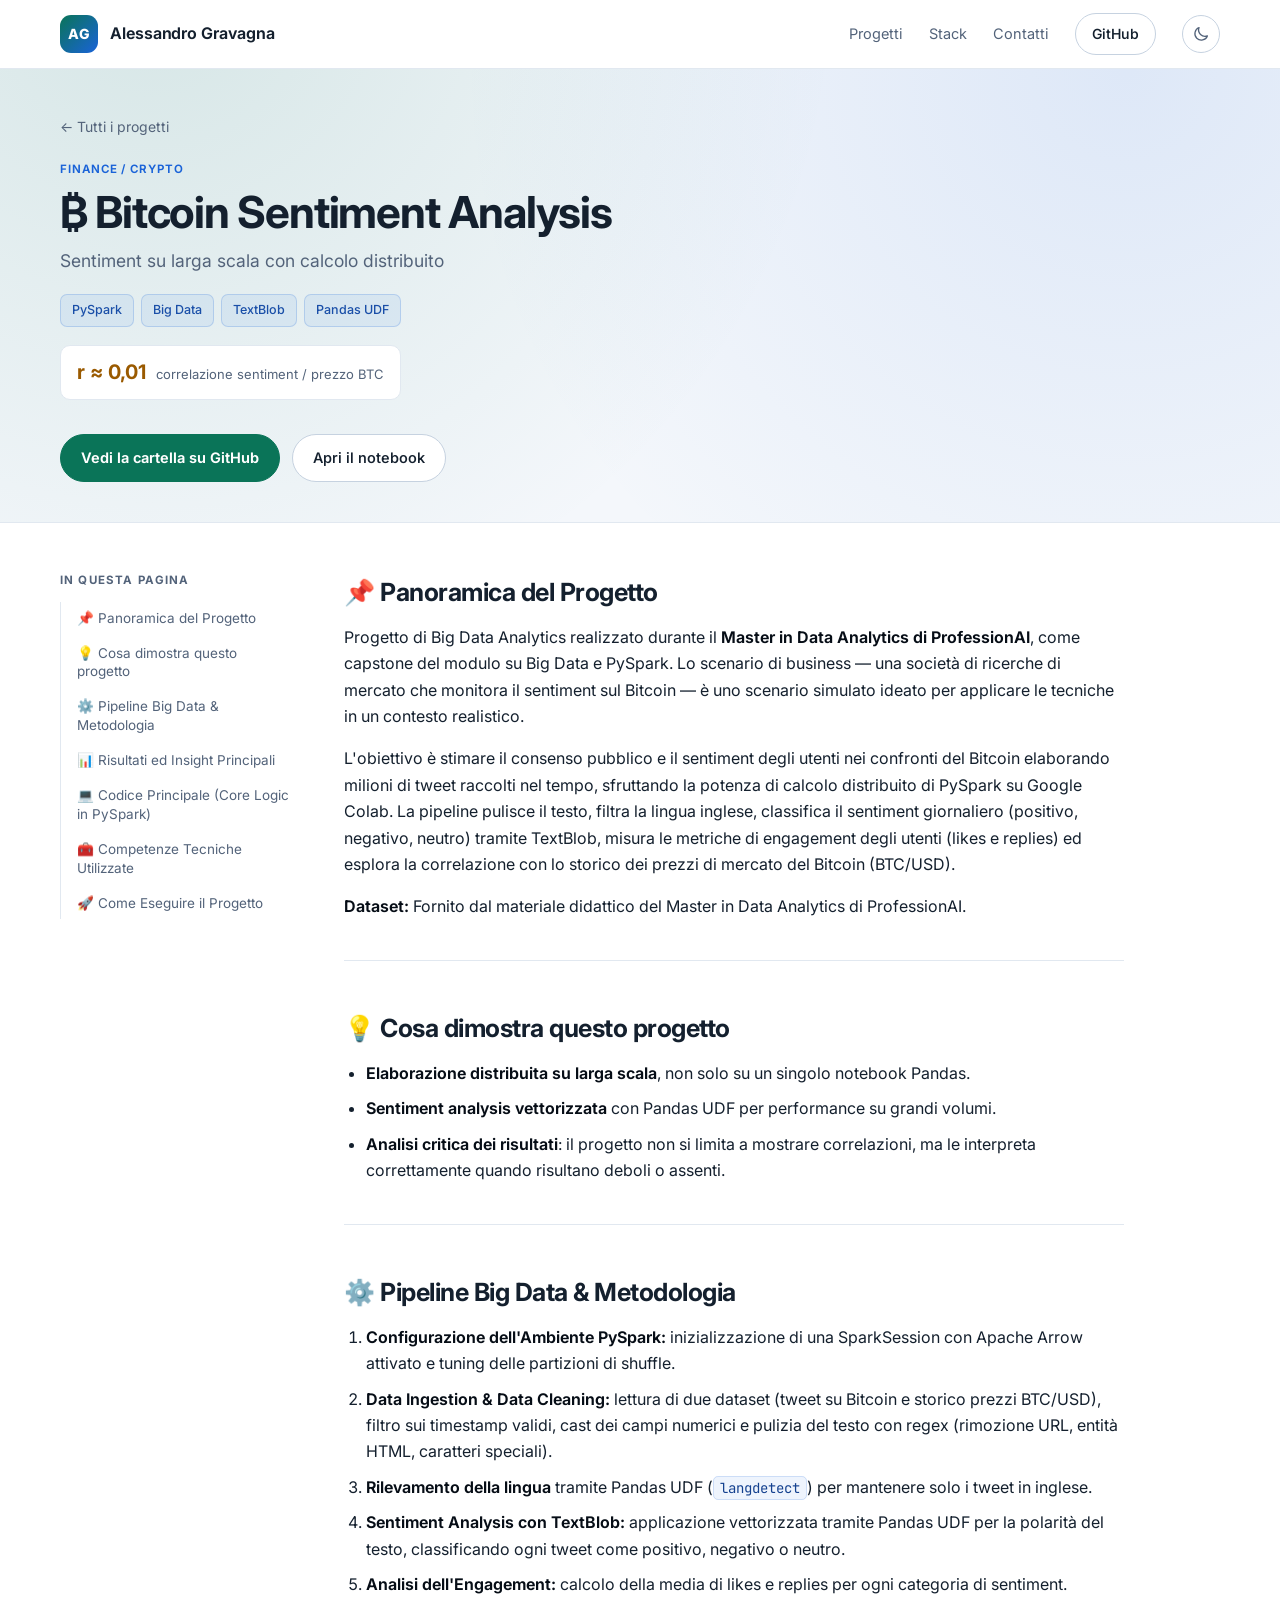
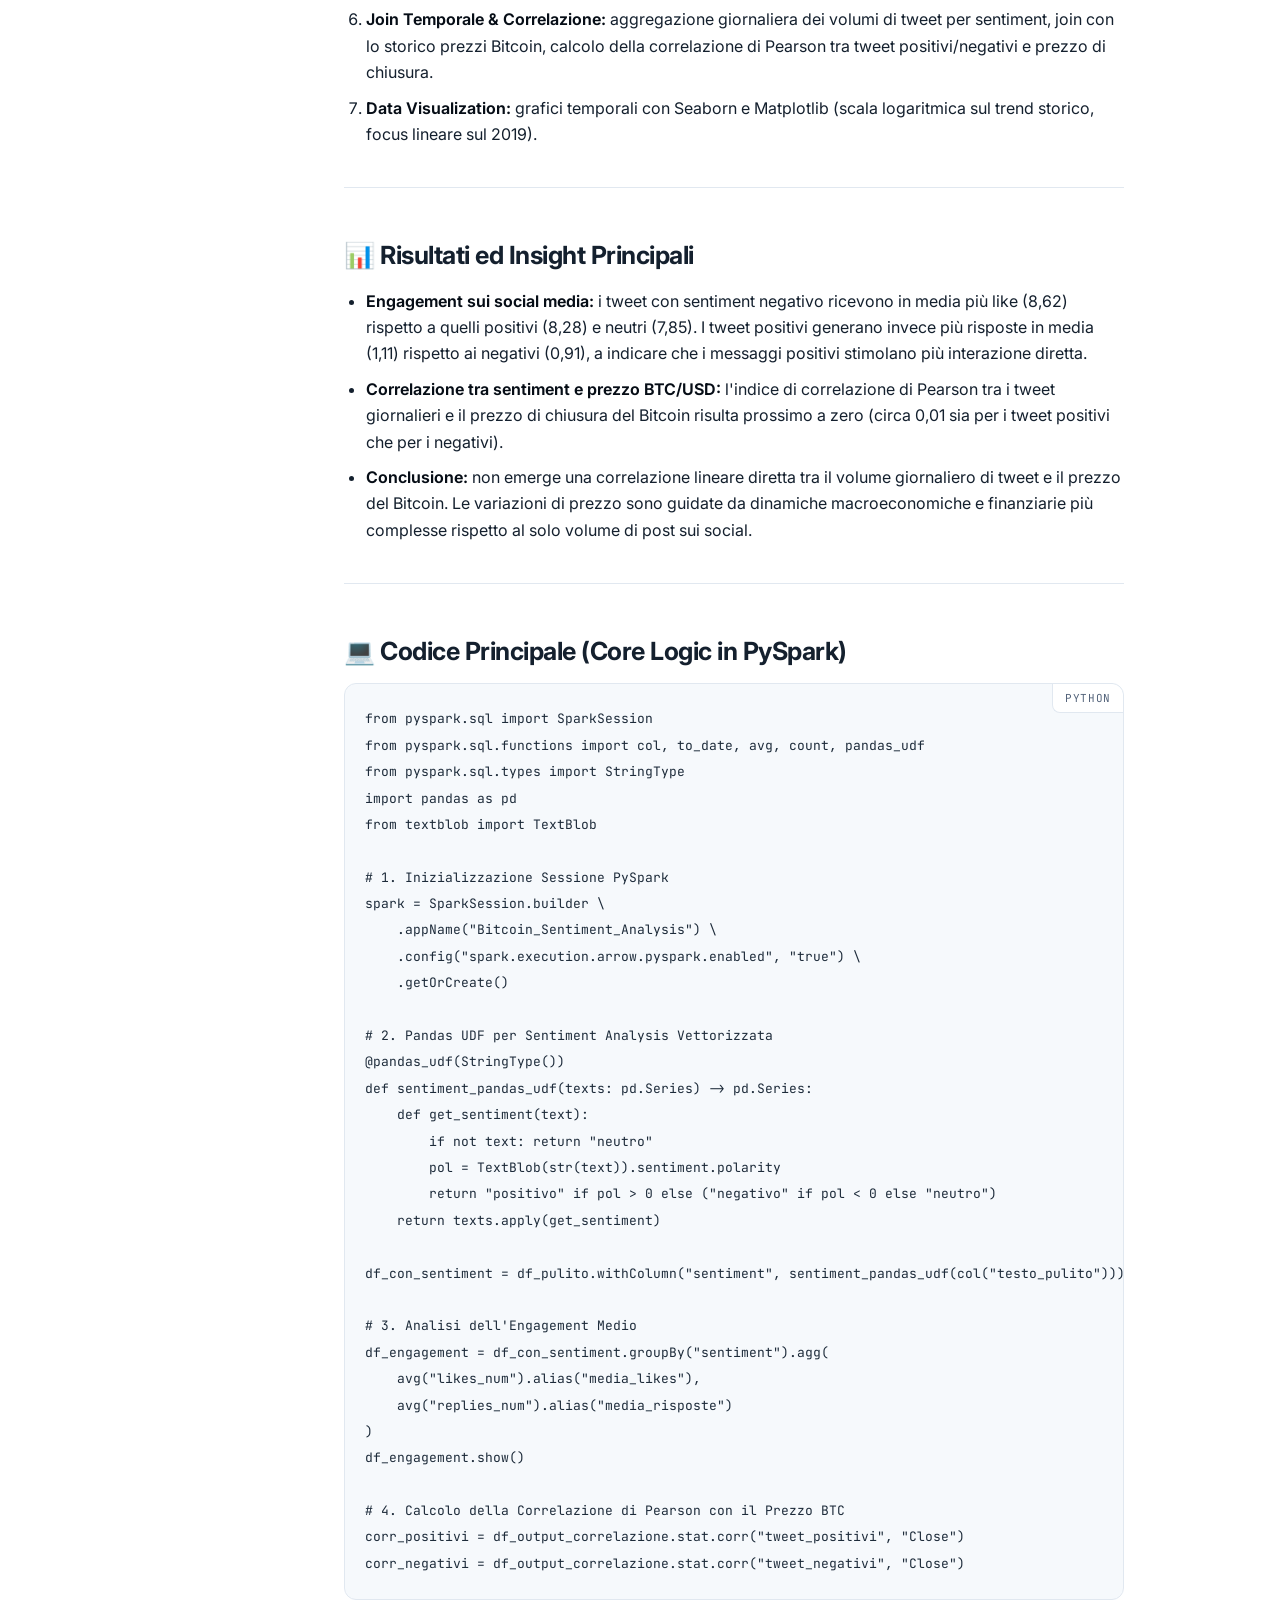
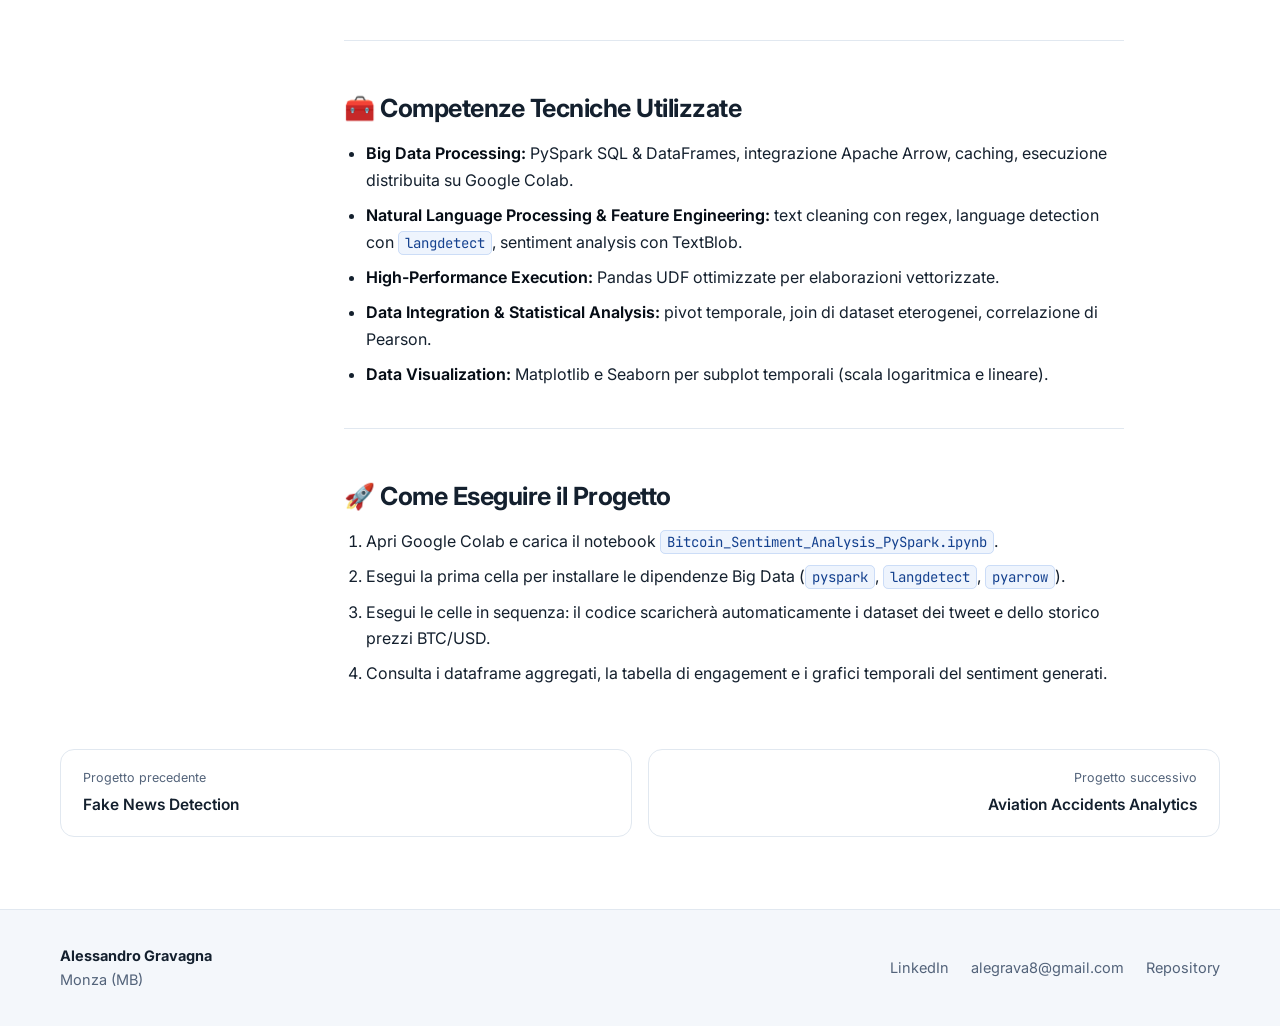
<file: docs/projects/bitcoin-sentiment-pyspark.html>
<!DOCTYPE html>
<html lang="it">
<head>
<meta charset="utf-8">
<meta name="viewport" content="width=device-width, initial-scale=1">
<title>Bitcoin Sentiment Analysis — Alessandro Gravagna</title>
<meta name="description" content="Pipeline PySpark su milioni di tweet: pulizia regex, language detection e sentiment analysis vettorizzata via Pandas UDF, join temporale con lo storico BTC/USD e lettura critica di una correlazione che risulta assente.">
<meta name="author" content="Alessandro Gravagna">
<meta property="og:title" content="Bitcoin Sentiment Analysis — Alessandro Gravagna">
<meta property="og:description" content="Pipeline PySpark su milioni di tweet: pulizia regex, language detection e sentiment analysis vettorizzata via Pandas UDF, join temporale con lo storico BTC/USD e lettura critica di una correlazione che risulta assente.">
<meta property="og:type" content="website">
<meta property="og:url" content="https://alessandrogravagna.github.io/Data-Analytics-Portfolio/">
<meta property="og:image" content="https://alessandrogravagna.github.io/Data-Analytics-Portfolio/assets/img/powerbi-techmarket-powerbi_dashboard_preview.png">
<meta property="og:locale" content="it_IT">
<meta name="twitter:card" content="summary_large_image">
<meta name="color-scheme" content="dark light">
<link rel="icon" href="data:image/svg+xml,<svg xmlns='http://www.w3.org/2000/svg' viewBox='0 0 100 100'><text y='.9em' font-size='90'>&#128202;</text></svg>">
<link rel="preconnect" href="https://fonts.googleapis.com">
<link rel="preconnect" href="https://fonts.gstatic.com" crossorigin>
<link href="https://fonts.googleapis.com/css2?family=Inter:wght@400;500;600;700;800&family=JetBrains+Mono:wght@400;500&display=swap" rel="stylesheet">
<link rel="stylesheet" href="../assets/style.css">
<script>
(function () {
  try {
    var t = localStorage.getItem('tema');
    if (t === 'light' || t === 'dark') {
      document.documentElement.setAttribute('data-theme', t);
    }
  } catch (e) { /* localStorage non disponibile: si usa il tema di sistema */ }
})();
</script>

</head>
<body class="project">
<a class="skip" href="#main">Vai al contenuto</a>
<header class="topbar">
  <div class="wrap topbar-inner">
    <a class="brand" href="../index.html">
      <span class="brand-mark">AG</span>
      <span class="brand-text">Alessandro Gravagna</span>
    </a>
    <nav class="topnav">
      <a href="../index.html#progetti">Progetti</a>
      <a href="../index.html#stack">Stack</a>
      <a href="../index.html#contatti">Contatti</a>
      <a class="btn btn-ghost" href="https://github.com/alessandrogravagna/Data-Analytics-Portfolio" target="_blank" rel="noopener">GitHub</a>
      <button class="theme-toggle" type="button" id="theme-toggle"
        aria-label="Cambia tema chiaro o scuro" title="Cambia tema chiaro o scuro">
        <svg class="icon-sun" viewBox="0 0 24 24" aria-hidden="true" focusable="false">
          <circle cx="12" cy="12" r="4.2"/>
          <path d="M12 2.4v2.6M12 19v2.6M4.2 4.2l1.9 1.9M17.9 17.9l1.9 1.9M2.4 12h2.6M19 12h2.6M4.2 19.8l1.9-1.9M17.9 6.1l1.9-1.9"/>
        </svg>
        <svg class="icon-moon" viewBox="0 0 24 24" aria-hidden="true" focusable="false">
          <path d="M20.5 14.6A8.6 8.6 0 0 1 9.4 3.5a8.6 8.6 0 1 0 11.1 11.1z"/>
        </svg>
      </button>
    </nav>
  </div>
</header>
<main id="main">

<section class="project-head">
  <div class="wrap">
    <a class="back" href="../index.html#progetti"><span aria-hidden="true">&larr;</span> Tutti i progetti</a>
    <span class="domain">Finance / Crypto</span>
    <h1>₿ Bitcoin Sentiment Analysis</h1>
    <p class="lead">Sentiment su larga scala con calcolo distribuito</p>
    <div class="chips"><span class="chip">PySpark</span><span class="chip">Big Data</span><span class="chip">TextBlob</span><span class="chip">Pandas UDF</span></div>
    <div class="head-metric"><b>r ≈ 0,01</b><span>correlazione sentiment / prezzo BTC</span></div>
    <div class="hero-actions"><a class="btn btn-primary" href="https://github.com/alessandrogravagna/Data-Analytics-Portfolio/tree/main/04-Python/05-Bitcoin-Sentiment-Analysis-PySpark" target="_blank" rel="noopener">Vedi la cartella su GitHub</a><a class="btn" href="https://github.com/alessandrogravagna/Data-Analytics-Portfolio/blob/main/04-Python/05-Bitcoin-Sentiment-Analysis-PySpark/Bitcoin_Sentiment_Analysis_PySpark.ipynb" target="_blank" rel="noopener">Apri il notebook</a></div>
  </div>
</section>
<div class="wrap project-layout">
  <aside class="toc"><p class="toc-title">In questa pagina</p><nav><a href="#panoramica-del-progetto">📌 Panoramica del Progetto</a><a href="#cosa-dimostra-questo-progetto">💡 Cosa dimostra questo progetto</a><a href="#pipeline-big-data-metodologia">⚙️ Pipeline Big Data &amp; Metodologia</a><a href="#risultati-ed-insight-principali">📊 Risultati ed Insight Principali</a><a href="#codice-principale-core-logic-in-pyspark">💻 Codice Principale (Core Logic in PySpark)</a><a href="#competenze-tecniche-utilizzate">🧰 Competenze Tecniche Utilizzate</a><a href="#come-eseguire-il-progetto">🚀 Come Eseguire il Progetto</a></nav></aside>
  <article class="prose">
<h2 id="panoramica-del-progetto">📌 Panoramica del Progetto</h2>
<p>Progetto di Big Data Analytics realizzato durante il <strong>Master in Data Analytics di ProfessionAI</strong>, come capstone del modulo su Big Data e PySpark. Lo scenario di business — una società di ricerche di mercato che monitora il sentiment sul Bitcoin — è uno scenario simulato ideato per applicare le tecniche in un contesto realistico.</p>
<p>L&#x27;obiettivo è stimare il consenso pubblico e il sentiment degli utenti nei confronti del Bitcoin elaborando milioni di tweet raccolti nel tempo, sfruttando la potenza di calcolo distribuito di PySpark su Google Colab. La pipeline pulisce il testo, filtra la lingua inglese, classifica il sentiment giornaliero (positivo, negativo, neutro) tramite TextBlob, misura le metriche di engagement degli utenti (likes e replies) ed esplora la correlazione con lo storico dei prezzi di mercato del Bitcoin (BTC/USD).</p>
<p><strong>Dataset:</strong> Fornito dal materiale didattico del Master in Data Analytics di ProfessionAI.</p>
<hr>
<h2 id="cosa-dimostra-questo-progetto">💡 Cosa dimostra questo progetto</h2>
<ul>
<li><strong>Elaborazione distribuita su larga scala</strong>, non solo su un singolo notebook Pandas.
</li>
<li><strong>Sentiment analysis vettorizzata</strong> con Pandas UDF per performance su grandi volumi.
</li>
<li><strong>Analisi critica dei risultati</strong>: il progetto non si limita a mostrare correlazioni, ma le interpreta correttamente quando risultano deboli o assenti.
</li>
</ul>
<hr>
<h2 id="pipeline-big-data-metodologia">⚙️ Pipeline Big Data &amp; Metodologia</h2>
<ol>
<li><strong>Configurazione dell&#x27;Ambiente PySpark:</strong> inizializzazione di una SparkSession con Apache Arrow attivato e tuning delle partizioni di shuffle.
</li>
<li><strong>Data Ingestion &amp; Data Cleaning:</strong> lettura di due dataset (tweet su Bitcoin e storico prezzi BTC/USD), filtro sui timestamp validi, cast dei campi numerici e pulizia del testo con regex (rimozione URL, entità HTML, caratteri speciali).
</li>
<li><strong>Rilevamento della lingua</strong> tramite Pandas UDF (<code>langdetect</code>) per mantenere solo i tweet in inglese.
</li>
<li><strong>Sentiment Analysis con TextBlob:</strong> applicazione vettorizzata tramite Pandas UDF per la polarità del testo, classificando ogni tweet come positivo, negativo o neutro.
</li>
<li><strong>Analisi dell&#x27;Engagement:</strong> calcolo della media di likes e replies per ogni categoria di sentiment.
</li>
<li><strong>Join Temporale &amp; Correlazione:</strong> aggregazione giornaliera dei volumi di tweet per sentiment, join con lo storico prezzi Bitcoin, calcolo della correlazione di Pearson tra tweet positivi/negativi e prezzo di chiusura.
</li>
<li><strong>Data Visualization:</strong> grafici temporali con Seaborn e Matplotlib (scala logaritmica sul trend storico, focus lineare sul 2019).
</li>
</ol>
<hr>
<h2 id="risultati-ed-insight-principali">📊 Risultati ed Insight Principali</h2>
<ul>
<li><strong>Engagement sui social media:</strong> i tweet con sentiment negativo ricevono in media più like (8,62) rispetto a quelli positivi (8,28) e neutri (7,85). I tweet positivi generano invece più risposte in media (1,11) rispetto ai negativi (0,91), a indicare che i messaggi positivi stimolano più interazione diretta.
</li>
<li><strong>Correlazione tra sentiment e prezzo BTC/USD:</strong> l&#x27;indice di correlazione di Pearson tra i tweet giornalieri e il prezzo di chiusura del Bitcoin risulta prossimo a zero (circa 0,01 sia per i tweet positivi che per i negativi).
</li>
<li><strong>Conclusione:</strong> non emerge una correlazione lineare diretta tra il volume giornaliero di tweet e il prezzo del Bitcoin. Le variazioni di prezzo sono guidate da dinamiche macroeconomiche e finanziarie più complesse rispetto al solo volume di post sui social.
</li>
</ul>
<hr>
<h2 id="codice-principale-core-logic-in-pyspark">💻 Codice Principale (Core Logic in PySpark)</h2>
<div class="code-block" data-lang="python"><pre><code>from pyspark.sql import SparkSession
from pyspark.sql.functions import col, to_date, avg, count, pandas_udf
from pyspark.sql.types import StringType
import pandas as pd
from textblob import TextBlob

# 1. Inizializzazione Sessione PySpark
spark = SparkSession.builder \
    .appName(&quot;Bitcoin_Sentiment_Analysis&quot;) \
    .config(&quot;spark.execution.arrow.pyspark.enabled&quot;, &quot;true&quot;) \
    .getOrCreate()

# 2. Pandas UDF per Sentiment Analysis Vettorizzata
@pandas_udf(StringType())
def sentiment_pandas_udf(texts: pd.Series) -&gt; pd.Series:
    def get_sentiment(text):
        if not text: return &quot;neutro&quot;
        pol = TextBlob(str(text)).sentiment.polarity
        return &quot;positivo&quot; if pol &gt; 0 else (&quot;negativo&quot; if pol &lt; 0 else &quot;neutro&quot;)
    return texts.apply(get_sentiment)

df_con_sentiment = df_pulito.withColumn(&quot;sentiment&quot;, sentiment_pandas_udf(col(&quot;testo_pulito&quot;))).cache()

# 3. Analisi dell&#x27;Engagement Medio
df_engagement = df_con_sentiment.groupBy(&quot;sentiment&quot;).agg(
    avg(&quot;likes_num&quot;).alias(&quot;media_likes&quot;),
    avg(&quot;replies_num&quot;).alias(&quot;media_risposte&quot;)
)
df_engagement.show()

# 4. Calcolo della Correlazione di Pearson con il Prezzo BTC
corr_positivi = df_output_correlazione.stat.corr(&quot;tweet_positivi&quot;, &quot;Close&quot;)
corr_negativi = df_output_correlazione.stat.corr(&quot;tweet_negativi&quot;, &quot;Close&quot;)</code></pre></div>
<hr>
<h2 id="competenze-tecniche-utilizzate">🧰 Competenze Tecniche Utilizzate</h2>
<ul>
<li><strong>Big Data Processing:</strong> PySpark SQL &amp; DataFrames, integrazione Apache Arrow, caching, esecuzione distribuita su Google Colab.
</li>
<li><strong>Natural Language Processing &amp; Feature Engineering:</strong> text cleaning con regex, language detection con <code>langdetect</code>, sentiment analysis con TextBlob.
</li>
<li><strong>High-Performance Execution:</strong> Pandas UDF ottimizzate per elaborazioni vettorizzate.
</li>
<li><strong>Data Integration &amp; Statistical Analysis:</strong> pivot temporale, join di dataset eterogenei, correlazione di Pearson.
</li>
<li><strong>Data Visualization:</strong> Matplotlib e Seaborn per subplot temporali (scala logaritmica e lineare).
</li>
</ul>
<hr>
<h2 id="come-eseguire-il-progetto">🚀 Come Eseguire il Progetto</h2>
<ol>
<li>Apri Google Colab e carica il notebook <code>Bitcoin_Sentiment_Analysis_PySpark.ipynb</code>.
</li>
<li>Esegui la prima cella per installare le dipendenze Big Data (<code>pyspark</code>, <code>langdetect</code>, <code>pyarrow</code>).
</li>
<li>Esegui le celle in sequenza: il codice scaricherà automaticamente i dataset dei tweet e dello storico prezzi BTC/USD.
</li>
<li>Consulta i dataframe aggregati, la tabella di engagement e i grafici temporali del sentiment generati.
</li>
</ol>
  </article>
</div>
<div class="wrap pager-row"><a class="pager prev" href="fake-news-detection.html"><span>Progetto precedente</span><b>Fake News Detection</b></a><a class="pager next" href="aviation-accidents.html"><span>Progetto successivo</span><b>Aviation Accidents Analytics</b></a></div>

</main>
<footer class="footer">
  <div class="wrap footer-inner">
    <div>
      <strong>Alessandro Gravagna</strong><br>
      <span class="muted">Monza (MB)</span>
    </div>
    <div class="footer-links">
      <a href="https://www.linkedin.com/in/alessandro-gravagna-3a3050201/" target="_blank" rel="noopener">LinkedIn</a>
      <a href="mailto:alegrava8@gmail.com">alegrava8@gmail.com</a>
      <a href="https://github.com/alessandrogravagna/Data-Analytics-Portfolio" target="_blank" rel="noopener">Repository</a>
    </div>
  </div>
</footer>
<script>
(function () {
  var root = document.documentElement;
  var btn = document.getElementById('theme-toggle');
  if (!btn) return;
  var scuroDiSistema = window.matchMedia('(prefers-color-scheme: dark)');

  function temaAttuale() {
    return root.getAttribute('data-theme') || (scuroDiSistema.matches ? 'dark' : 'light');
  }
  function aggiornaEtichetta() {
    var prossimo = temaAttuale() === 'dark' ? 'chiaro' : 'scuro';
    btn.setAttribute('aria-label', 'Passa al tema ' + prossimo);
    btn.setAttribute('title', 'Passa al tema ' + prossimo);
  }

  btn.addEventListener('click', function () {
    var nuovo = temaAttuale() === 'dark' ? 'light' : 'dark';
    root.setAttribute('data-theme', nuovo);
    try { localStorage.setItem('tema', nuovo); } catch (e) {}
    aggiornaEtichetta();
  });

  // Se non c'e' una scelta esplicita, si segue il sistema anche a caldo.
  scuroDiSistema.addEventListener('change', function () {
    if (!root.hasAttribute('data-theme')) aggiornaEtichetta();
  });

  aggiornaEtichetta();
})();
</script>
</body>
</html>
</file>
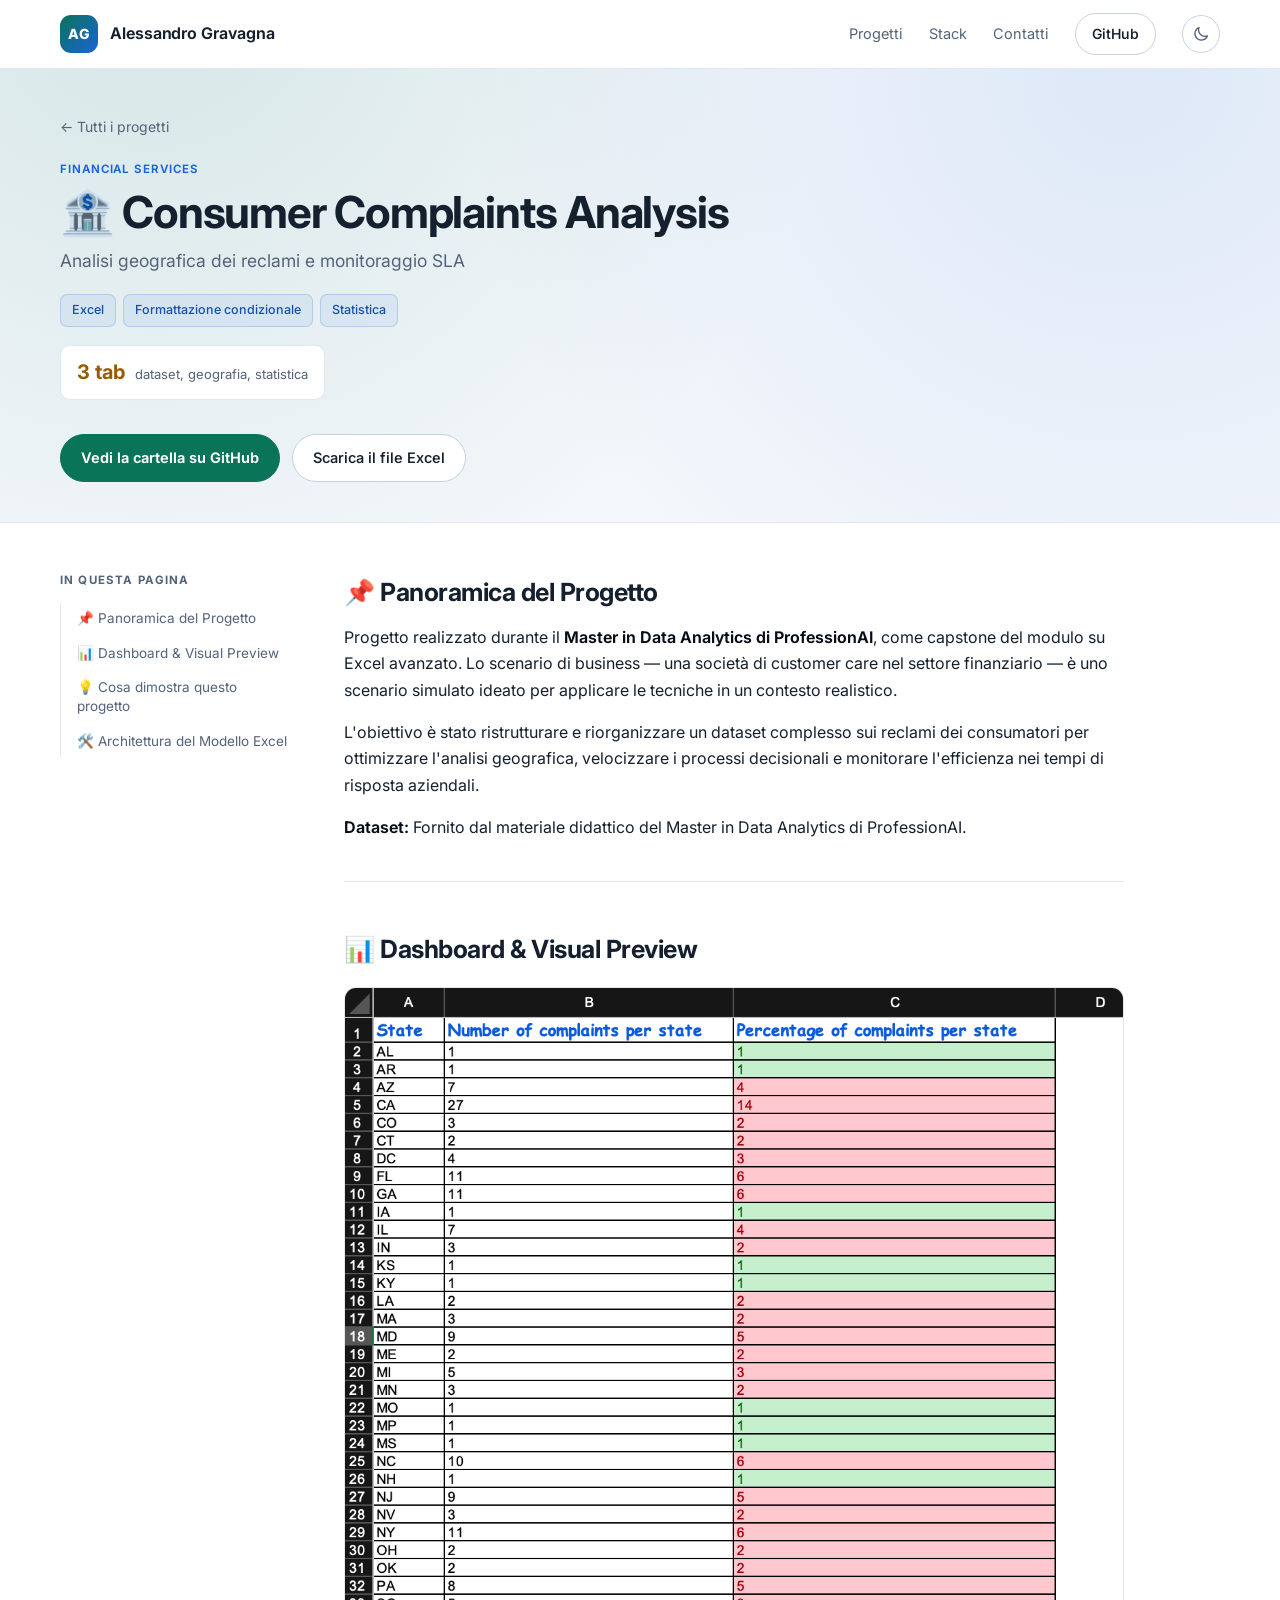
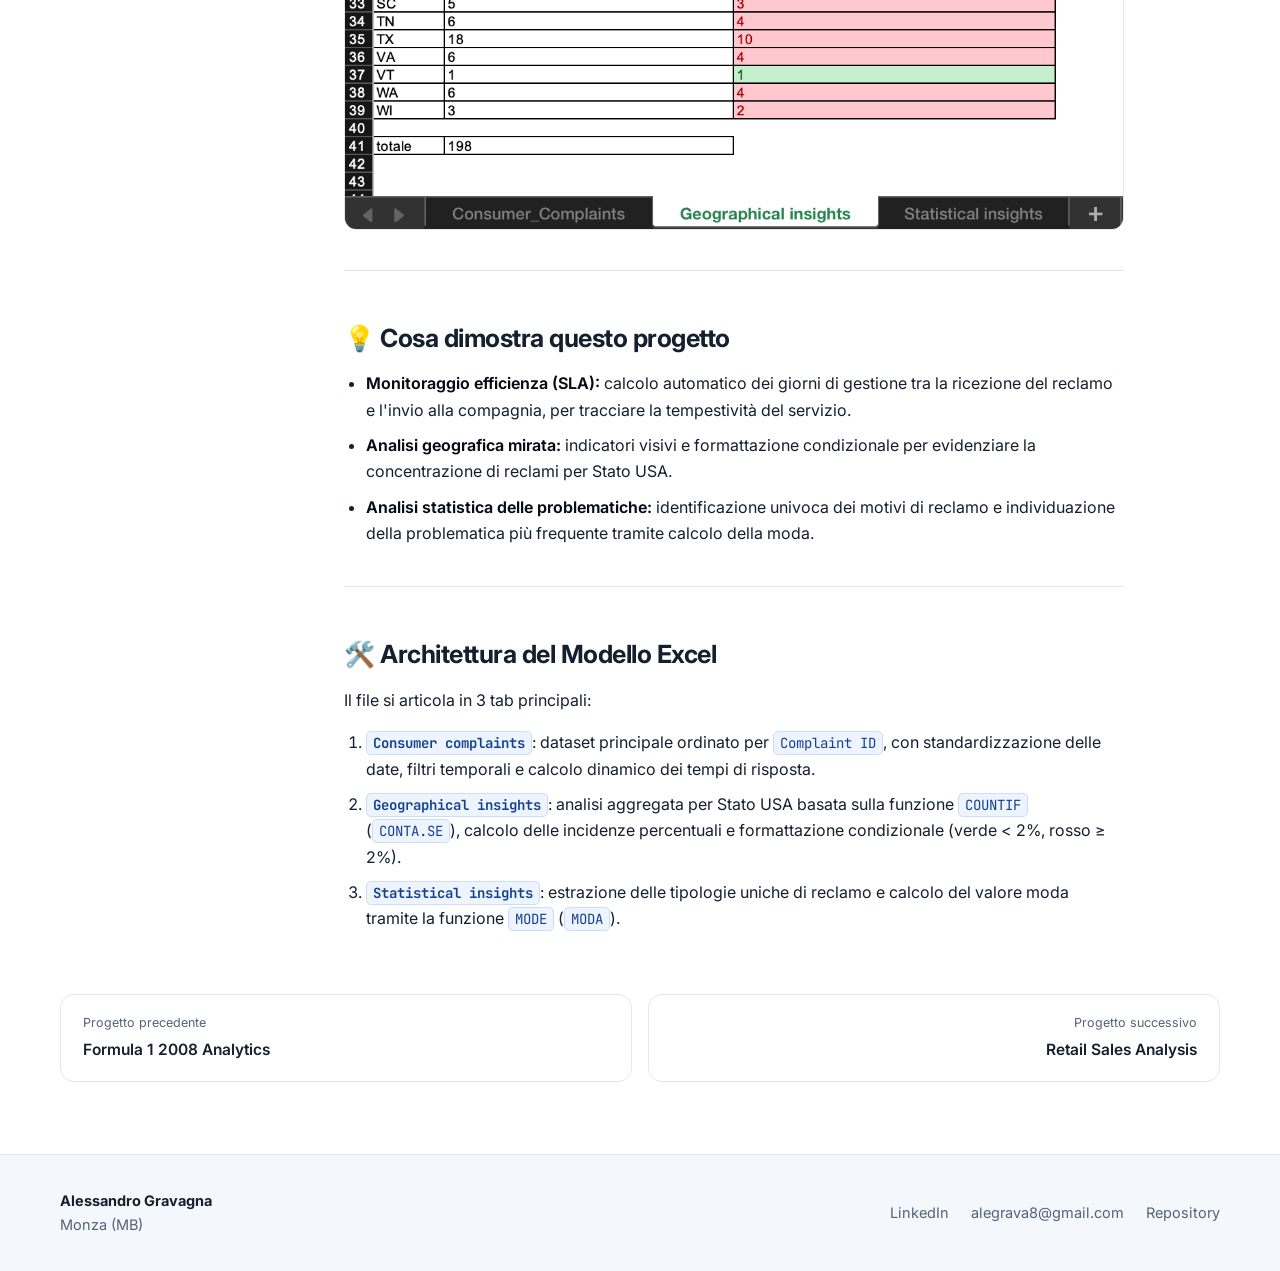
<file: docs/projects/consumer-complaints.html>
<!DOCTYPE html>
<html lang="it">
<head>
<meta charset="utf-8">
<meta name="viewport" content="width=device-width, initial-scale=1">
<title>Consumer Complaints Analysis — Alessandro Gravagna</title>
<meta name="description" content="Ristrutturazione di un dataset complesso di reclami: calcolo automatico dei tempi di gestione, incidenze percentuali per Stato USA con soglie visive e identificazione della problematica piu&#x27; frequente.">
<meta name="author" content="Alessandro Gravagna">
<meta property="og:title" content="Consumer Complaints Analysis — Alessandro Gravagna">
<meta property="og:description" content="Ristrutturazione di un dataset complesso di reclami: calcolo automatico dei tempi di gestione, incidenze percentuali per Stato USA con soglie visive e identificazione della problematica piu&#x27; frequente.">
<meta property="og:type" content="website">
<meta property="og:url" content="https://alessandrogravagna.github.io/Data-Analytics-Portfolio/">
<meta property="og:image" content="https://alessandrogravagna.github.io/Data-Analytics-Portfolio/assets/img/powerbi-techmarket-powerbi_dashboard_preview.png">
<meta property="og:locale" content="it_IT">
<meta name="twitter:card" content="summary_large_image">
<meta name="color-scheme" content="dark light">
<link rel="icon" href="data:image/svg+xml,<svg xmlns='http://www.w3.org/2000/svg' viewBox='0 0 100 100'><text y='.9em' font-size='90'>&#128202;</text></svg>">
<link rel="preconnect" href="https://fonts.googleapis.com">
<link rel="preconnect" href="https://fonts.gstatic.com" crossorigin>
<link href="https://fonts.googleapis.com/css2?family=Inter:wght@400;500;600;700;800&family=JetBrains+Mono:wght@400;500&display=swap" rel="stylesheet">
<link rel="stylesheet" href="../assets/style.css">
<script>
(function () {
  try {
    var t = localStorage.getItem('tema');
    if (t === 'light' || t === 'dark') {
      document.documentElement.setAttribute('data-theme', t);
    }
  } catch (e) { /* localStorage non disponibile: si usa il tema di sistema */ }
})();
</script>

</head>
<body class="project">
<a class="skip" href="#main">Vai al contenuto</a>
<header class="topbar">
  <div class="wrap topbar-inner">
    <a class="brand" href="../index.html">
      <span class="brand-mark">AG</span>
      <span class="brand-text">Alessandro Gravagna</span>
    </a>
    <nav class="topnav">
      <a href="../index.html#progetti">Progetti</a>
      <a href="../index.html#stack">Stack</a>
      <a href="../index.html#contatti">Contatti</a>
      <a class="btn btn-ghost" href="https://github.com/alessandrogravagna/Data-Analytics-Portfolio" target="_blank" rel="noopener">GitHub</a>
      <button class="theme-toggle" type="button" id="theme-toggle"
        aria-label="Cambia tema chiaro o scuro" title="Cambia tema chiaro o scuro">
        <svg class="icon-sun" viewBox="0 0 24 24" aria-hidden="true" focusable="false">
          <circle cx="12" cy="12" r="4.2"/>
          <path d="M12 2.4v2.6M12 19v2.6M4.2 4.2l1.9 1.9M17.9 17.9l1.9 1.9M2.4 12h2.6M19 12h2.6M4.2 19.8l1.9-1.9M17.9 6.1l1.9-1.9"/>
        </svg>
        <svg class="icon-moon" viewBox="0 0 24 24" aria-hidden="true" focusable="false">
          <path d="M20.5 14.6A8.6 8.6 0 0 1 9.4 3.5a8.6 8.6 0 1 0 11.1 11.1z"/>
        </svg>
      </button>
    </nav>
  </div>
</header>
<main id="main">

<section class="project-head">
  <div class="wrap">
    <a class="back" href="../index.html#progetti"><span aria-hidden="true">&larr;</span> Tutti i progetti</a>
    <span class="domain">Financial Services</span>
    <h1>🏦 Consumer Complaints Analysis</h1>
    <p class="lead">Analisi geografica dei reclami e monitoraggio SLA</p>
    <div class="chips"><span class="chip">Excel</span><span class="chip">Formattazione condizionale</span><span class="chip">Statistica</span></div>
    <div class="head-metric"><b>3 tab</b><span>dataset, geografia, statistica</span></div>
    <div class="hero-actions"><a class="btn btn-primary" href="https://github.com/alessandrogravagna/Data-Analytics-Portfolio/tree/main/01-Excel-Projects/01-Consumer-Complaints" target="_blank" rel="noopener">Vedi la cartella su GitHub</a><a class="btn" href="https://github.com/alessandrogravagna/Data-Analytics-Portfolio/raw/main/01-Excel-Projects/01-Consumer-Complaints/Analisi%20dei%20reclami%20dei%20consumatori.xlsx" target="_blank" rel="noopener">Scarica il file Excel</a></div>
  </div>
</section>
<div class="wrap project-layout">
  <aside class="toc"><p class="toc-title">In questa pagina</p><nav><a href="#panoramica-del-progetto">📌 Panoramica del Progetto</a><a href="#dashboard-visual-preview">📊 Dashboard &amp; Visual Preview</a><a href="#cosa-dimostra-questo-progetto">💡 Cosa dimostra questo progetto</a><a href="#architettura-del-modello-excel">🛠️ Architettura del Modello Excel</a></nav></aside>
  <article class="prose">
<h2 id="panoramica-del-progetto">📌 Panoramica del Progetto</h2>
<p>Progetto realizzato durante il <strong>Master in Data Analytics di ProfessionAI</strong>, come capstone del modulo su Excel avanzato. Lo scenario di business — una società di customer care nel settore finanziario — è uno scenario simulato ideato per applicare le tecniche in un contesto realistico.</p>
<p>L&#x27;obiettivo è stato ristrutturare e riorganizzare un dataset complesso sui reclami dei consumatori per ottimizzare l&#x27;analisi geografica, velocizzare i processi decisionali e monitorare l&#x27;efficienza nei tempi di risposta aziendali.</p>
<p><strong>Dataset:</strong> Fornito dal materiale didattico del Master in Data Analytics di ProfessionAI.</p>
<hr>
<h2 id="dashboard-visual-preview">📊 Dashboard &amp; Visual Preview</h2>
<p><img src="../assets/img/consumer-complaints-complaints_geographical_insights.png" alt="Geographical Distribution of Complaints" loading="lazy"></p>
<hr>
<h2 id="cosa-dimostra-questo-progetto">💡 Cosa dimostra questo progetto</h2>
<ul>
<li><strong>Monitoraggio efficienza (SLA):</strong> calcolo automatico dei giorni di gestione tra la ricezione del reclamo e l&#x27;invio alla compagnia, per tracciare la tempestività del servizio.
</li>
<li><strong>Analisi geografica mirata:</strong> indicatori visivi e formattazione condizionale per evidenziare la concentrazione di reclami per Stato USA.
</li>
<li><strong>Analisi statistica delle problematiche:</strong> identificazione univoca dei motivi di reclamo e individuazione della problematica più frequente tramite calcolo della moda.
</li>
</ul>
<hr>
<h2 id="architettura-del-modello-excel">🛠️ Architettura del Modello Excel</h2>
<p>Il file si articola in 3 tab principali:</p>
<ol>
<li><strong><code>Consumer complaints</code></strong>: dataset principale ordinato per <code>Complaint ID</code>, con standardizzazione delle date, filtri temporali e calcolo dinamico dei tempi di risposta.
</li>
<li><strong><code>Geographical insights</code></strong>: analisi aggregata per Stato USA basata sulla funzione <code>COUNTIF</code> (<code>CONTA.SE</code>), calcolo delle incidenze percentuali e formattazione condizionale (verde &lt; 2%, rosso ≥ 2%).
</li>
<li><strong><code>Statistical insights</code></strong>: estrazione delle tipologie uniche di reclamo e calcolo del valore moda tramite la funzione <code>MODE</code> (<code>MODA</code>).
</li>
</ol>
  </article>
</div>
<div class="wrap pager-row"><a class="pager prev" href="formula1-2008.html"><span>Progetto precedente</span><b>Formula 1 2008 Analytics</b></a><a class="pager next" href="retail-sales-reporting.html"><span>Progetto successivo</span><b>Retail Sales Analysis</b></a></div>

</main>
<footer class="footer">
  <div class="wrap footer-inner">
    <div>
      <strong>Alessandro Gravagna</strong><br>
      <span class="muted">Monza (MB)</span>
    </div>
    <div class="footer-links">
      <a href="https://www.linkedin.com/in/alessandro-gravagna-3a3050201/" target="_blank" rel="noopener">LinkedIn</a>
      <a href="mailto:alegrava8@gmail.com">alegrava8@gmail.com</a>
      <a href="https://github.com/alessandrogravagna/Data-Analytics-Portfolio" target="_blank" rel="noopener">Repository</a>
    </div>
  </div>
</footer>
<script>
(function () {
  var root = document.documentElement;
  var btn = document.getElementById('theme-toggle');
  if (!btn) return;
  var scuroDiSistema = window.matchMedia('(prefers-color-scheme: dark)');

  function temaAttuale() {
    return root.getAttribute('data-theme') || (scuroDiSistema.matches ? 'dark' : 'light');
  }
  function aggiornaEtichetta() {
    var prossimo = temaAttuale() === 'dark' ? 'chiaro' : 'scuro';
    btn.setAttribute('aria-label', 'Passa al tema ' + prossimo);
    btn.setAttribute('title', 'Passa al tema ' + prossimo);
  }

  btn.addEventListener('click', function () {
    var nuovo = temaAttuale() === 'dark' ? 'light' : 'dark';
    root.setAttribute('data-theme', nuovo);
    try { localStorage.setItem('tema', nuovo); } catch (e) {}
    aggiornaEtichetta();
  });

  // Se non c'e' una scelta esplicita, si segue il sistema anche a caldo.
  scuroDiSistema.addEventListener('change', function () {
    if (!root.hasAttribute('data-theme')) aggiornaEtichetta();
  });

  aggiornaEtichetta();
})();
</script>
</body>
</html>
</file>
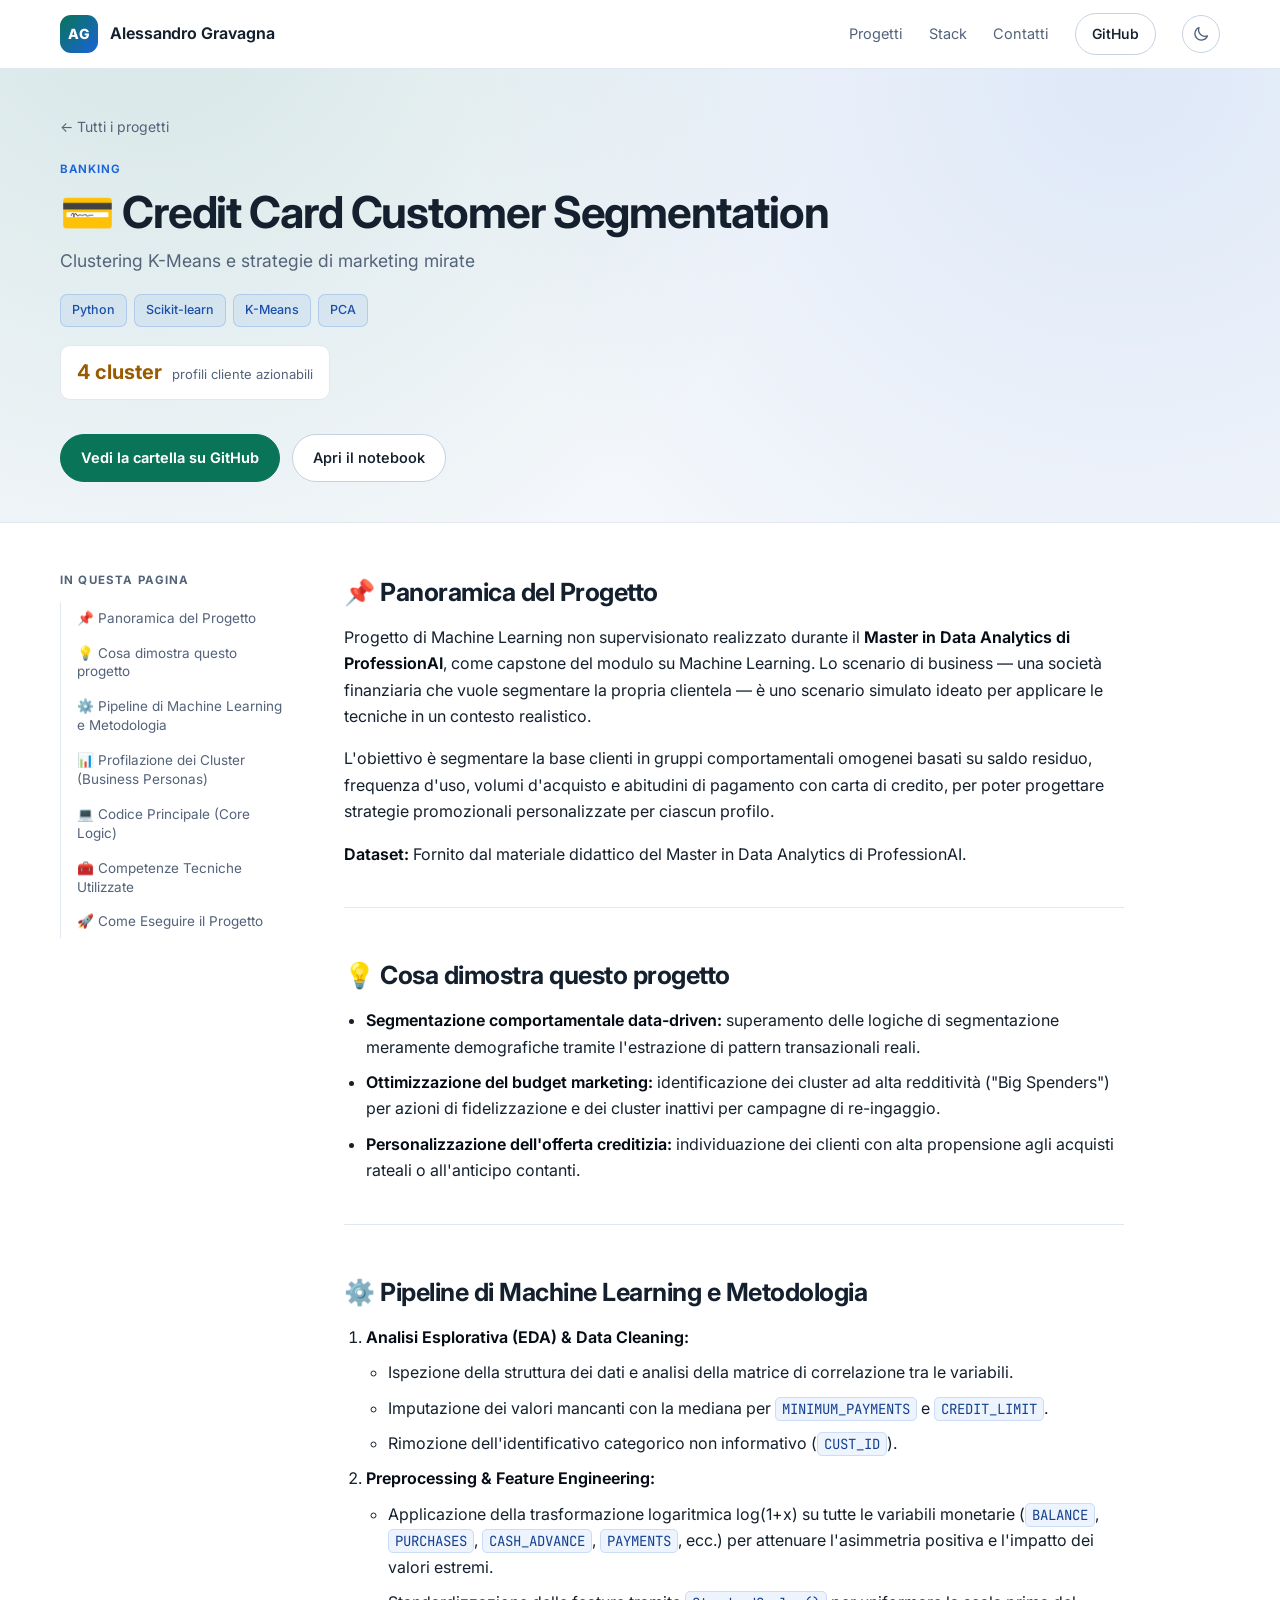
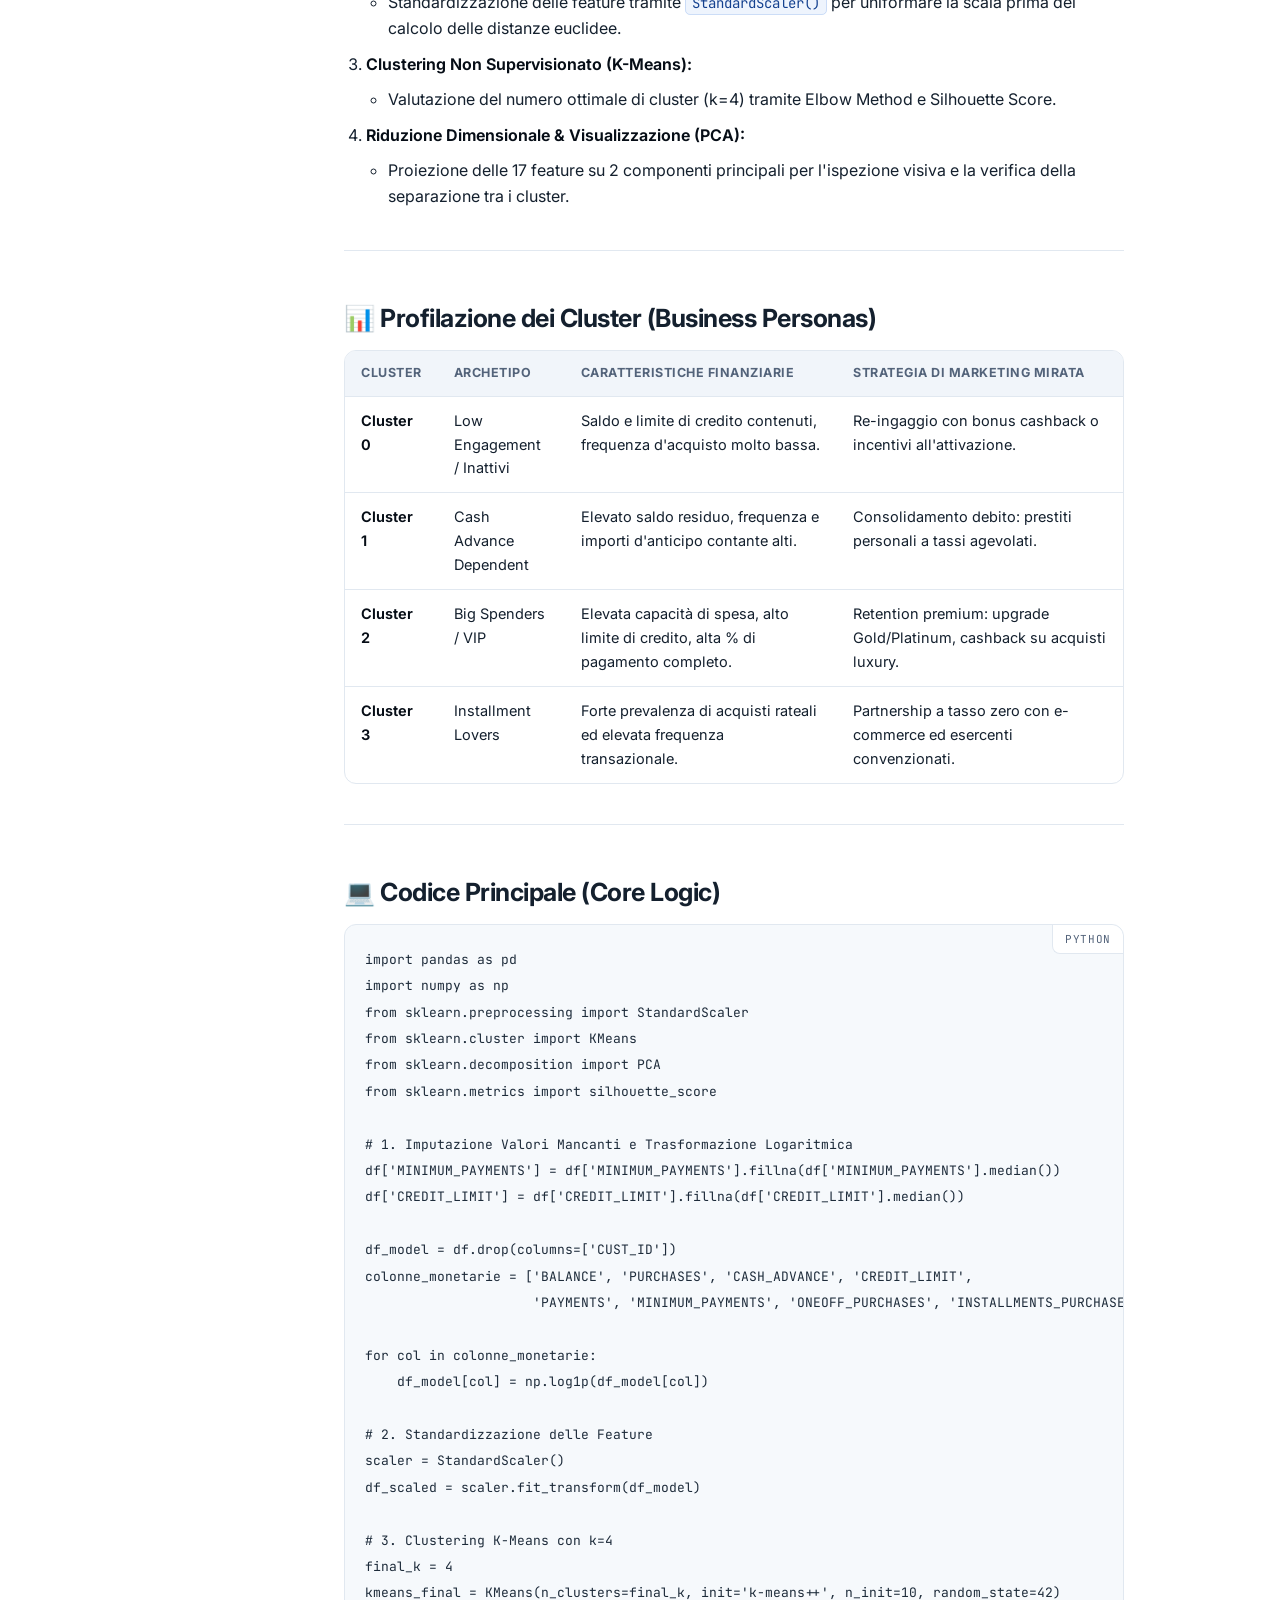
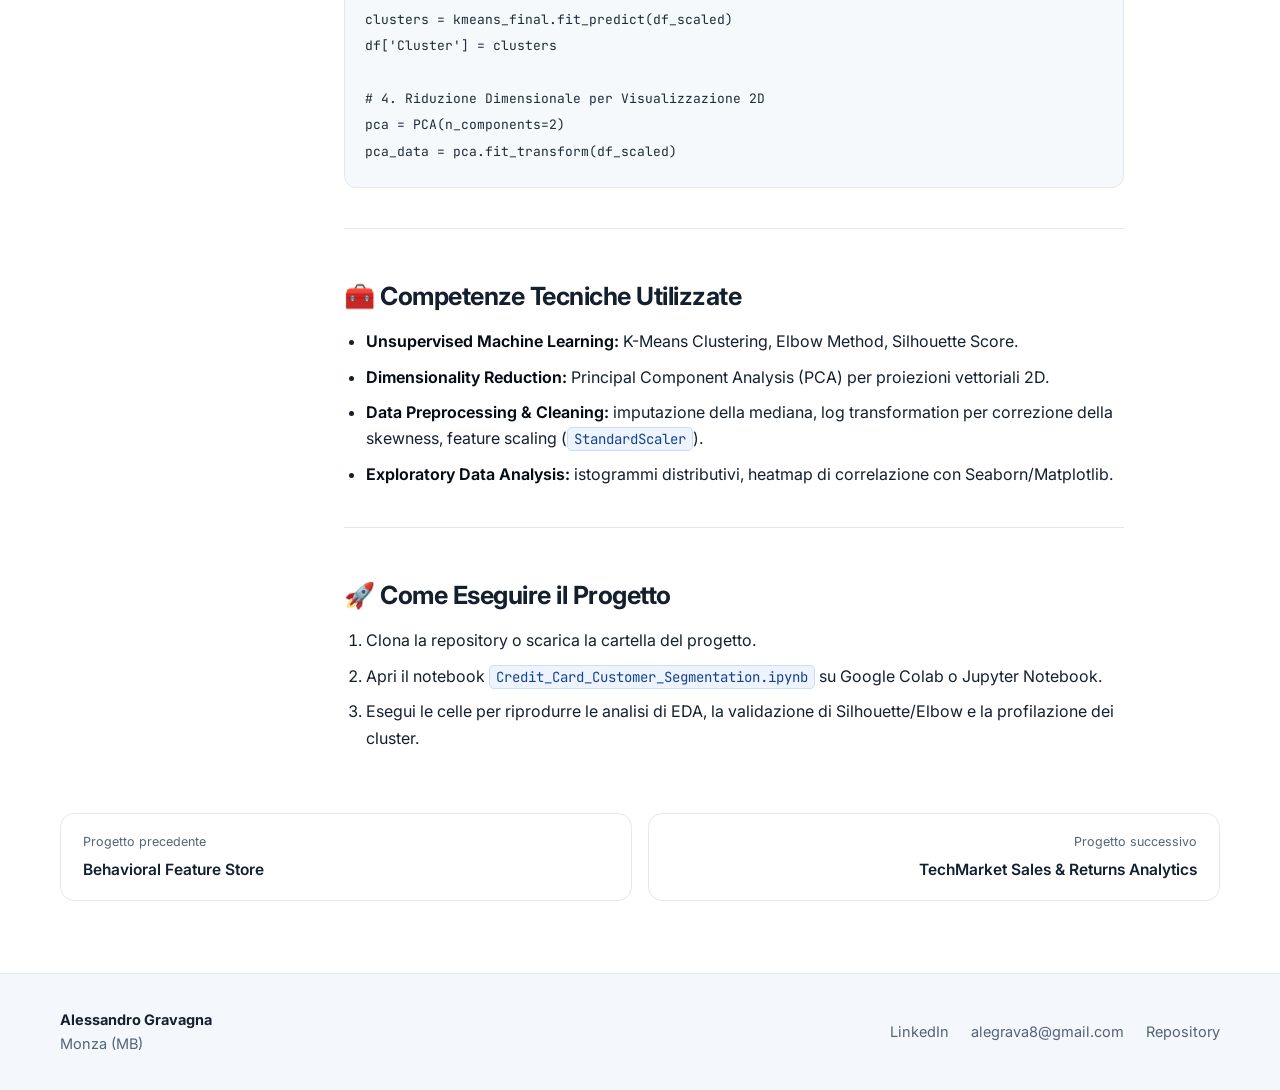
<file: docs/projects/credit-card-segmentation.html>
<!DOCTYPE html>
<html lang="it">
<head>
<meta charset="utf-8">
<meta name="viewport" content="width=device-width, initial-scale=1">
<title>Credit Card Customer Segmentation — Alessandro Gravagna</title>
<meta name="description" content="Segmentazione comportamentale della base clienti su 17 feature transazionali, con log-transform, standardizzazione, validazione via Elbow/Silhouette e proiezione PCA. Ogni cluster ha una strategia promozionale dedicata.">
<meta name="author" content="Alessandro Gravagna">
<meta property="og:title" content="Credit Card Customer Segmentation — Alessandro Gravagna">
<meta property="og:description" content="Segmentazione comportamentale della base clienti su 17 feature transazionali, con log-transform, standardizzazione, validazione via Elbow/Silhouette e proiezione PCA. Ogni cluster ha una strategia promozionale dedicata.">
<meta property="og:type" content="website">
<meta property="og:url" content="https://alessandrogravagna.github.io/Data-Analytics-Portfolio/">
<meta property="og:image" content="https://alessandrogravagna.github.io/Data-Analytics-Portfolio/assets/img/powerbi-techmarket-powerbi_dashboard_preview.png">
<meta property="og:locale" content="it_IT">
<meta name="twitter:card" content="summary_large_image">
<meta name="color-scheme" content="dark light">
<link rel="icon" href="data:image/svg+xml,<svg xmlns='http://www.w3.org/2000/svg' viewBox='0 0 100 100'><text y='.9em' font-size='90'>&#128202;</text></svg>">
<link rel="preconnect" href="https://fonts.googleapis.com">
<link rel="preconnect" href="https://fonts.gstatic.com" crossorigin>
<link href="https://fonts.googleapis.com/css2?family=Inter:wght@400;500;600;700;800&family=JetBrains+Mono:wght@400;500&display=swap" rel="stylesheet">
<link rel="stylesheet" href="../assets/style.css">
<script>
(function () {
  try {
    var t = localStorage.getItem('tema');
    if (t === 'light' || t === 'dark') {
      document.documentElement.setAttribute('data-theme', t);
    }
  } catch (e) { /* localStorage non disponibile: si usa il tema di sistema */ }
})();
</script>

</head>
<body class="project">
<a class="skip" href="#main">Vai al contenuto</a>
<header class="topbar">
  <div class="wrap topbar-inner">
    <a class="brand" href="../index.html">
      <span class="brand-mark">AG</span>
      <span class="brand-text">Alessandro Gravagna</span>
    </a>
    <nav class="topnav">
      <a href="../index.html#progetti">Progetti</a>
      <a href="../index.html#stack">Stack</a>
      <a href="../index.html#contatti">Contatti</a>
      <a class="btn btn-ghost" href="https://github.com/alessandrogravagna/Data-Analytics-Portfolio" target="_blank" rel="noopener">GitHub</a>
      <button class="theme-toggle" type="button" id="theme-toggle"
        aria-label="Cambia tema chiaro o scuro" title="Cambia tema chiaro o scuro">
        <svg class="icon-sun" viewBox="0 0 24 24" aria-hidden="true" focusable="false">
          <circle cx="12" cy="12" r="4.2"/>
          <path d="M12 2.4v2.6M12 19v2.6M4.2 4.2l1.9 1.9M17.9 17.9l1.9 1.9M2.4 12h2.6M19 12h2.6M4.2 19.8l1.9-1.9M17.9 6.1l1.9-1.9"/>
        </svg>
        <svg class="icon-moon" viewBox="0 0 24 24" aria-hidden="true" focusable="false">
          <path d="M20.5 14.6A8.6 8.6 0 0 1 9.4 3.5a8.6 8.6 0 1 0 11.1 11.1z"/>
        </svg>
      </button>
    </nav>
  </div>
</header>
<main id="main">

<section class="project-head">
  <div class="wrap">
    <a class="back" href="../index.html#progetti"><span aria-hidden="true">&larr;</span> Tutti i progetti</a>
    <span class="domain">Banking</span>
    <h1>💳 Credit Card Customer Segmentation</h1>
    <p class="lead">Clustering K-Means e strategie di marketing mirate</p>
    <div class="chips"><span class="chip">Python</span><span class="chip">Scikit-learn</span><span class="chip">K-Means</span><span class="chip">PCA</span></div>
    <div class="head-metric"><b>4 cluster</b><span>profili cliente azionabili</span></div>
    <div class="hero-actions"><a class="btn btn-primary" href="https://github.com/alessandrogravagna/Data-Analytics-Portfolio/tree/main/04-Python/03-Credit-Card-Customer-Segmentation" target="_blank" rel="noopener">Vedi la cartella su GitHub</a><a class="btn" href="https://github.com/alessandrogravagna/Data-Analytics-Portfolio/blob/main/04-Python/03-Credit-Card-Customer-Segmentation/Credit_Card_Customer_Segmentation.ipynb" target="_blank" rel="noopener">Apri il notebook</a></div>
  </div>
</section>
<div class="wrap project-layout">
  <aside class="toc"><p class="toc-title">In questa pagina</p><nav><a href="#panoramica-del-progetto">📌 Panoramica del Progetto</a><a href="#cosa-dimostra-questo-progetto">💡 Cosa dimostra questo progetto</a><a href="#pipeline-di-machine-learning-e-metodologia">⚙️ Pipeline di Machine Learning e Metodologia</a><a href="#profilazione-dei-cluster-business-personas">📊 Profilazione dei Cluster (Business Personas)</a><a href="#codice-principale-core-logic">💻 Codice Principale (Core Logic)</a><a href="#competenze-tecniche-utilizzate">🧰 Competenze Tecniche Utilizzate</a><a href="#come-eseguire-il-progetto">🚀 Come Eseguire il Progetto</a></nav></aside>
  <article class="prose">
<h2 id="panoramica-del-progetto">📌 Panoramica del Progetto</h2>
<p>Progetto di Machine Learning non supervisionato realizzato durante il <strong>Master in Data Analytics di ProfessionAI</strong>, come capstone del modulo su Machine Learning. Lo scenario di business — una società finanziaria che vuole segmentare la propria clientela — è uno scenario simulato ideato per applicare le tecniche in un contesto realistico.</p>
<p>L&#x27;obiettivo è segmentare la base clienti in gruppi comportamentali omogenei basati su saldo residuo, frequenza d&#x27;uso, volumi d&#x27;acquisto e abitudini di pagamento con carta di credito, per poter progettare strategie promozionali personalizzate per ciascun profilo.</p>
<p><strong>Dataset:</strong> Fornito dal materiale didattico del Master in Data Analytics di ProfessionAI.</p>
<hr>
<h2 id="cosa-dimostra-questo-progetto">💡 Cosa dimostra questo progetto</h2>
<ul>
<li><strong>Segmentazione comportamentale data-driven:</strong> superamento delle logiche di segmentazione meramente demografiche tramite l&#x27;estrazione di pattern transazionali reali.
</li>
<li><strong>Ottimizzazione del budget marketing:</strong> identificazione dei cluster ad alta redditività (&quot;Big Spenders&quot;) per azioni di fidelizzazione e dei cluster inattivi per campagne di re-ingaggio.
</li>
<li><strong>Personalizzazione dell&#x27;offerta creditizia:</strong> individuazione dei clienti con alta propensione agli acquisti rateali o all&#x27;anticipo contanti.
</li>
</ul>
<hr>
<h2 id="pipeline-di-machine-learning-e-metodologia">⚙️ Pipeline di Machine Learning e Metodologia</h2>
<ol>
<li><strong>Analisi Esplorativa (EDA) &amp; Data Cleaning:</strong>
<ul>
<li>Ispezione della struttura dei dati e analisi della matrice di correlazione tra le variabili.
</li>
<li>Imputazione dei valori mancanti con la mediana per <code>MINIMUM_PAYMENTS</code> e <code>CREDIT_LIMIT</code>.
</li>
<li>Rimozione dell&#x27;identificativo categorico non informativo (<code>CUST_ID</code>).
</li>
</ul>
</li>
<li><strong>Preprocessing &amp; Feature Engineering:</strong>
<ul>
<li>Applicazione della trasformazione logaritmica log(1+x) su tutte le variabili monetarie (<code>BALANCE</code>, <code>PURCHASES</code>, <code>CASH_ADVANCE</code>, <code>PAYMENTS</code>, ecc.) per attenuare l&#x27;asimmetria positiva e l&#x27;impatto dei valori estremi.
</li>
<li>Standardizzazione delle feature tramite <code>StandardScaler()</code> per uniformare la scala prima del calcolo delle distanze euclidee.
</li>
</ul>
</li>
<li><strong>Clustering Non Supervisionato (K-Means):</strong>
<ul>
<li>Valutazione del numero ottimale di cluster (k=4) tramite Elbow Method e Silhouette Score.
</li>
</ul>
</li>
<li><strong>Riduzione Dimensionale &amp; Visualizzazione (PCA):</strong>
<ul>
<li>Proiezione delle 17 feature su 2 componenti principali per l&#x27;ispezione visiva e la verifica della separazione tra i cluster.
</li>
</ul>
</li>
</ol>
<hr>
<h2 id="profilazione-dei-cluster-business-personas">📊 Profilazione dei Cluster (Business Personas)</h2>
<div class="table-wrap"><table><thead><tr><th>Cluster</th><th>Archetipo</th><th>Caratteristiche Finanziarie</th><th>Strategia di Marketing Mirata</th></tr></thead><tbody><tr><td><strong>Cluster 0</strong></td><td>Low Engagement / Inattivi</td><td>Saldo e limite di credito contenuti, frequenza d&#x27;acquisto molto bassa.</td><td>Re-ingaggio con bonus cashback o incentivi all&#x27;attivazione.</td></tr><tr><td><strong>Cluster 1</strong></td><td>Cash Advance Dependent</td><td>Elevato saldo residuo, frequenza e importi d&#x27;anticipo contante alti.</td><td>Consolidamento debito: prestiti personali a tassi agevolati.</td></tr><tr><td><strong>Cluster 2</strong></td><td>Big Spenders / VIP</td><td>Elevata capacità di spesa, alto limite di credito, alta % di pagamento completo.</td><td>Retention premium: upgrade Gold/Platinum, cashback su acquisti luxury.</td></tr><tr><td><strong>Cluster 3</strong></td><td>Installment Lovers</td><td>Forte prevalenza di acquisti rateali ed elevata frequenza transazionale.</td><td>Partnership a tasso zero con e-commerce ed esercenti convenzionati.</td></tr></tbody></table></div>
<hr>
<h2 id="codice-principale-core-logic">💻 Codice Principale (Core Logic)</h2>
<div class="code-block" data-lang="python"><pre><code>import pandas as pd
import numpy as np
from sklearn.preprocessing import StandardScaler
from sklearn.cluster import KMeans
from sklearn.decomposition import PCA
from sklearn.metrics import silhouette_score

# 1. Imputazione Valori Mancanti e Trasformazione Logaritmica
df[&#x27;MINIMUM_PAYMENTS&#x27;] = df[&#x27;MINIMUM_PAYMENTS&#x27;].fillna(df[&#x27;MINIMUM_PAYMENTS&#x27;].median())
df[&#x27;CREDIT_LIMIT&#x27;] = df[&#x27;CREDIT_LIMIT&#x27;].fillna(df[&#x27;CREDIT_LIMIT&#x27;].median())

df_model = df.drop(columns=[&#x27;CUST_ID&#x27;])
colonne_monetarie = [&#x27;BALANCE&#x27;, &#x27;PURCHASES&#x27;, &#x27;CASH_ADVANCE&#x27;, &#x27;CREDIT_LIMIT&#x27;,
                     &#x27;PAYMENTS&#x27;, &#x27;MINIMUM_PAYMENTS&#x27;, &#x27;ONEOFF_PURCHASES&#x27;, &#x27;INSTALLMENTS_PURCHASES&#x27;]

for col in colonne_monetarie:
    df_model[col] = np.log1p(df_model[col])

# 2. Standardizzazione delle Feature
scaler = StandardScaler()
df_scaled = scaler.fit_transform(df_model)

# 3. Clustering K-Means con k=4
final_k = 4
kmeans_final = KMeans(n_clusters=final_k, init=&#x27;k-means++&#x27;, n_init=10, random_state=42)
clusters = kmeans_final.fit_predict(df_scaled)
df[&#x27;Cluster&#x27;] = clusters

# 4. Riduzione Dimensionale per Visualizzazione 2D
pca = PCA(n_components=2)
pca_data = pca.fit_transform(df_scaled)</code></pre></div>
<hr>
<h2 id="competenze-tecniche-utilizzate">🧰 Competenze Tecniche Utilizzate</h2>
<ul>
<li><strong>Unsupervised Machine Learning:</strong> K-Means Clustering, Elbow Method, Silhouette Score.
</li>
<li><strong>Dimensionality Reduction:</strong> Principal Component Analysis (PCA) per proiezioni vettoriali 2D.
</li>
<li><strong>Data Preprocessing &amp; Cleaning:</strong> imputazione della mediana, log transformation per correzione della skewness, feature scaling (<code>StandardScaler</code>).
</li>
<li><strong>Exploratory Data Analysis:</strong> istogrammi distributivi, heatmap di correlazione con Seaborn/Matplotlib.
</li>
</ul>
<hr>
<h2 id="come-eseguire-il-progetto">🚀 Come Eseguire il Progetto</h2>
<ol>
<li>Clona la repository o scarica la cartella del progetto.
</li>
<li>Apri il notebook <code>Credit_Card_Customer_Segmentation.ipynb</code> su Google Colab o Jupyter Notebook.
</li>
<li>Esegui le celle per riprodurre le analisi di EDA, la validazione di Silhouette/Elbow e la profilazione dei cluster.
</li>
</ol>
  </article>
</div>
<div class="wrap pager-row"><a class="pager prev" href="behavioral-feature-store.html"><span>Progetto precedente</span><b>Behavioral Feature Store</b></a><a class="pager next" href="powerbi-techmarket.html"><span>Progetto successivo</span><b>TechMarket Sales &amp; Returns Analytics</b></a></div>

</main>
<footer class="footer">
  <div class="wrap footer-inner">
    <div>
      <strong>Alessandro Gravagna</strong><br>
      <span class="muted">Monza (MB)</span>
    </div>
    <div class="footer-links">
      <a href="https://www.linkedin.com/in/alessandro-gravagna-3a3050201/" target="_blank" rel="noopener">LinkedIn</a>
      <a href="mailto:alegrava8@gmail.com">alegrava8@gmail.com</a>
      <a href="https://github.com/alessandrogravagna/Data-Analytics-Portfolio" target="_blank" rel="noopener">Repository</a>
    </div>
  </div>
</footer>
<script>
(function () {
  var root = document.documentElement;
  var btn = document.getElementById('theme-toggle');
  if (!btn) return;
  var scuroDiSistema = window.matchMedia('(prefers-color-scheme: dark)');

  function temaAttuale() {
    return root.getAttribute('data-theme') || (scuroDiSistema.matches ? 'dark' : 'light');
  }
  function aggiornaEtichetta() {
    var prossimo = temaAttuale() === 'dark' ? 'chiaro' : 'scuro';
    btn.setAttribute('aria-label', 'Passa al tema ' + prossimo);
    btn.setAttribute('title', 'Passa al tema ' + prossimo);
  }

  btn.addEventListener('click', function () {
    var nuovo = temaAttuale() === 'dark' ? 'light' : 'dark';
    root.setAttribute('data-theme', nuovo);
    try { localStorage.setItem('tema', nuovo); } catch (e) {}
    aggiornaEtichetta();
  });

  // Se non c'e' una scelta esplicita, si segue il sistema anche a caldo.
  scuroDiSistema.addEventListener('change', function () {
    if (!root.hasAttribute('data-theme')) aggiornaEtichetta();
  });

  aggiornaEtichetta();
})();
</script>
</body>
</html>
</file>
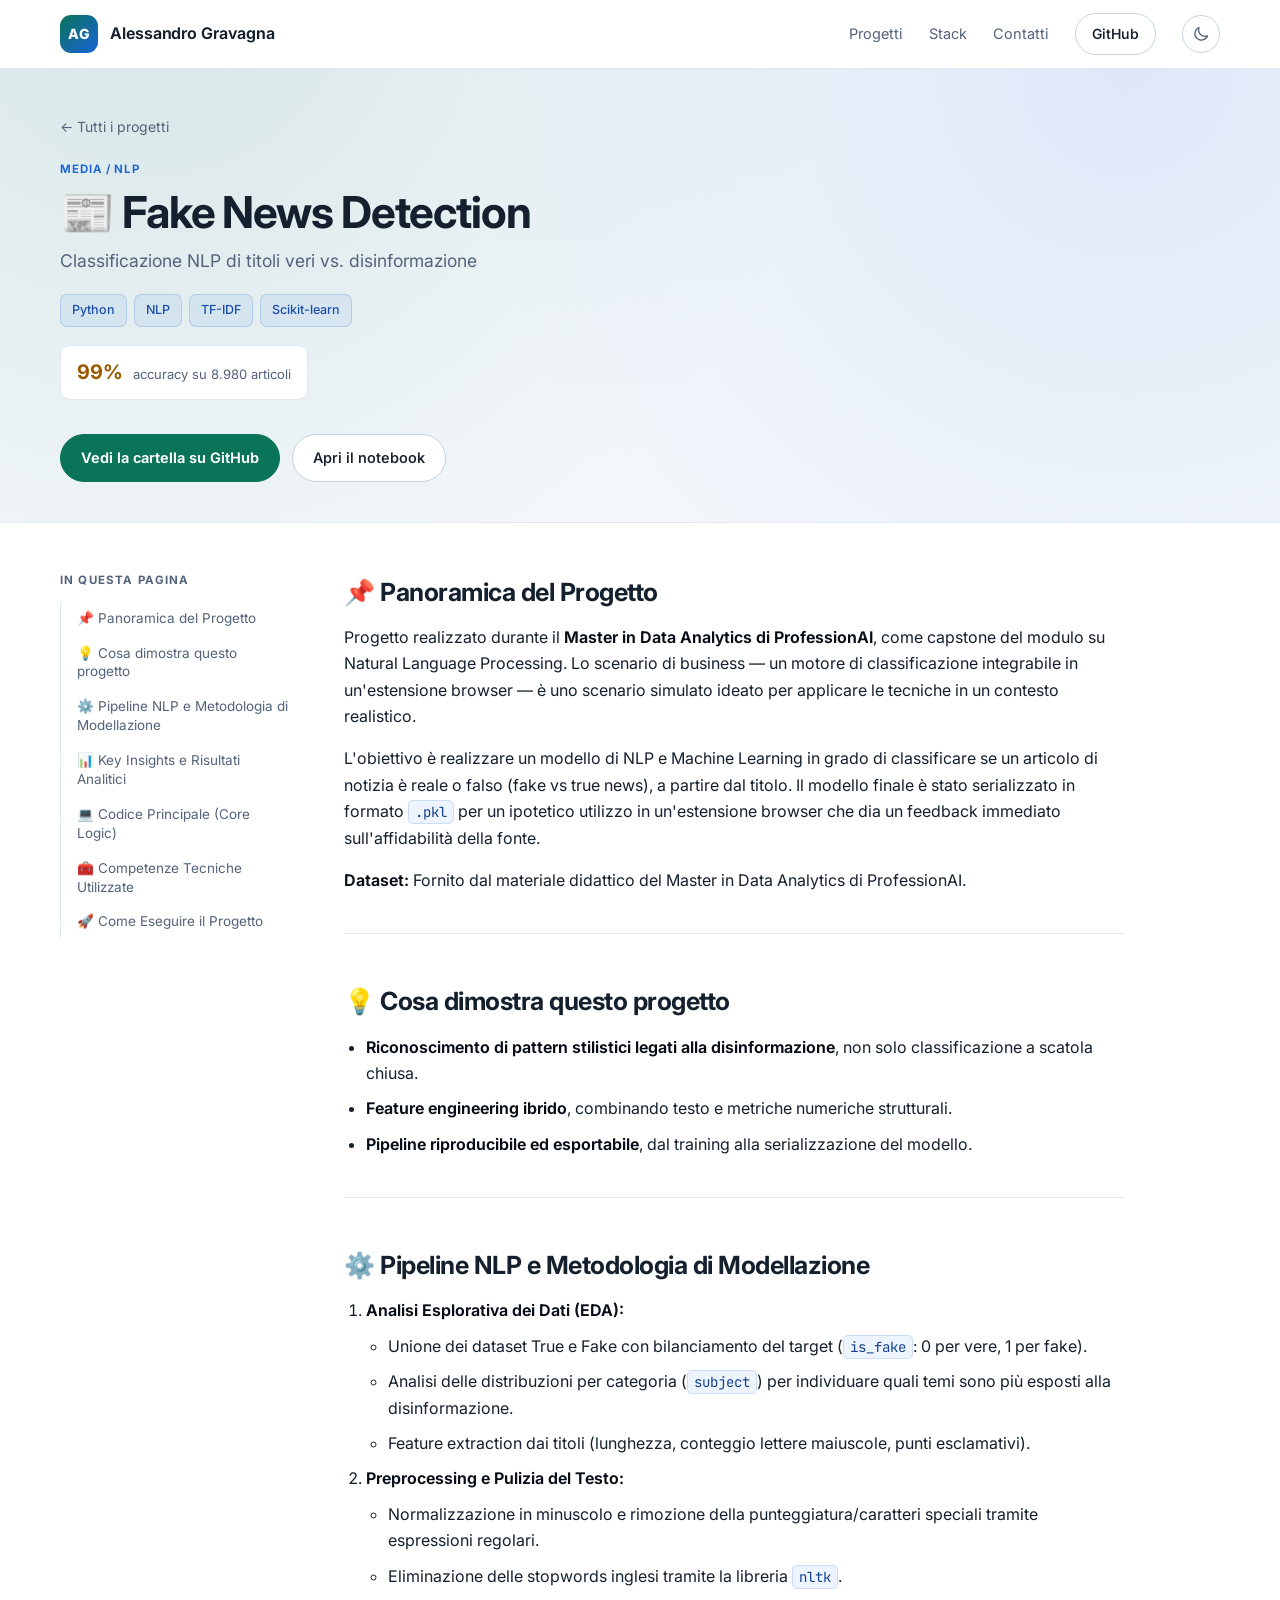
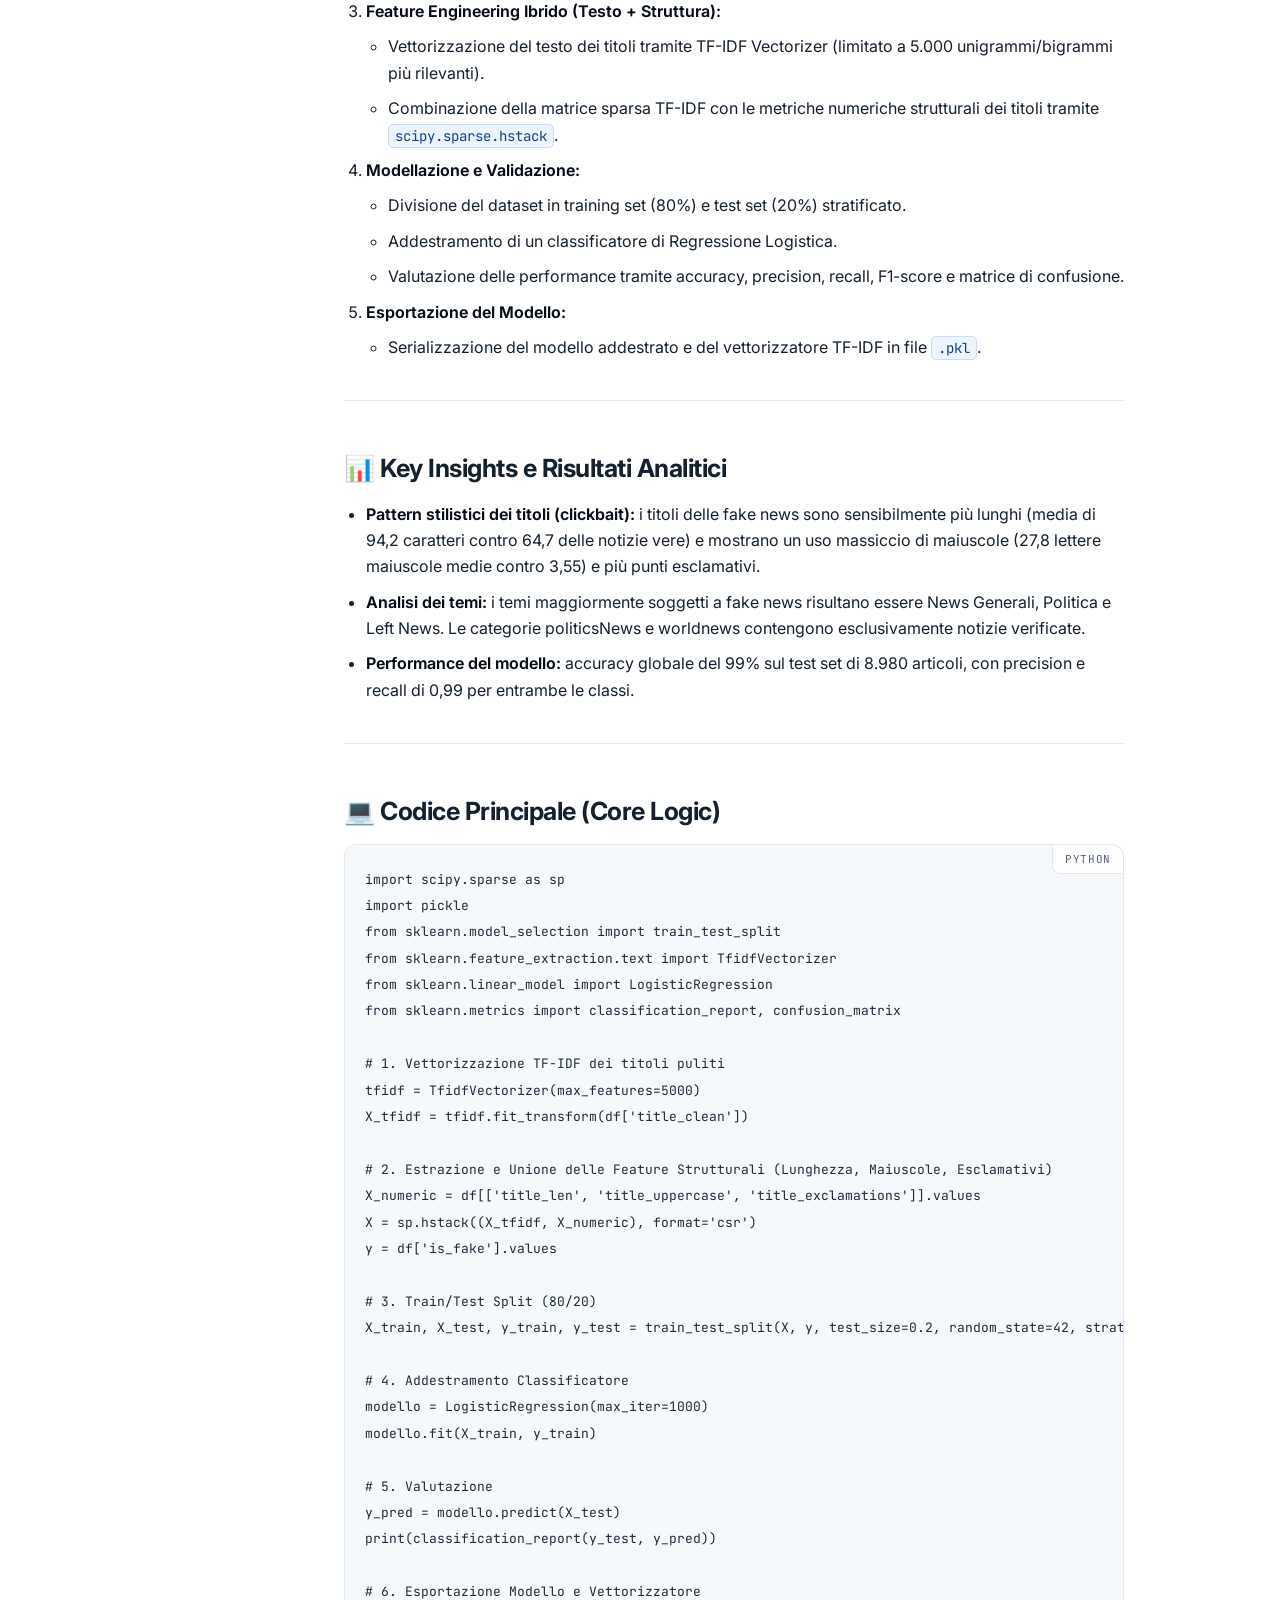
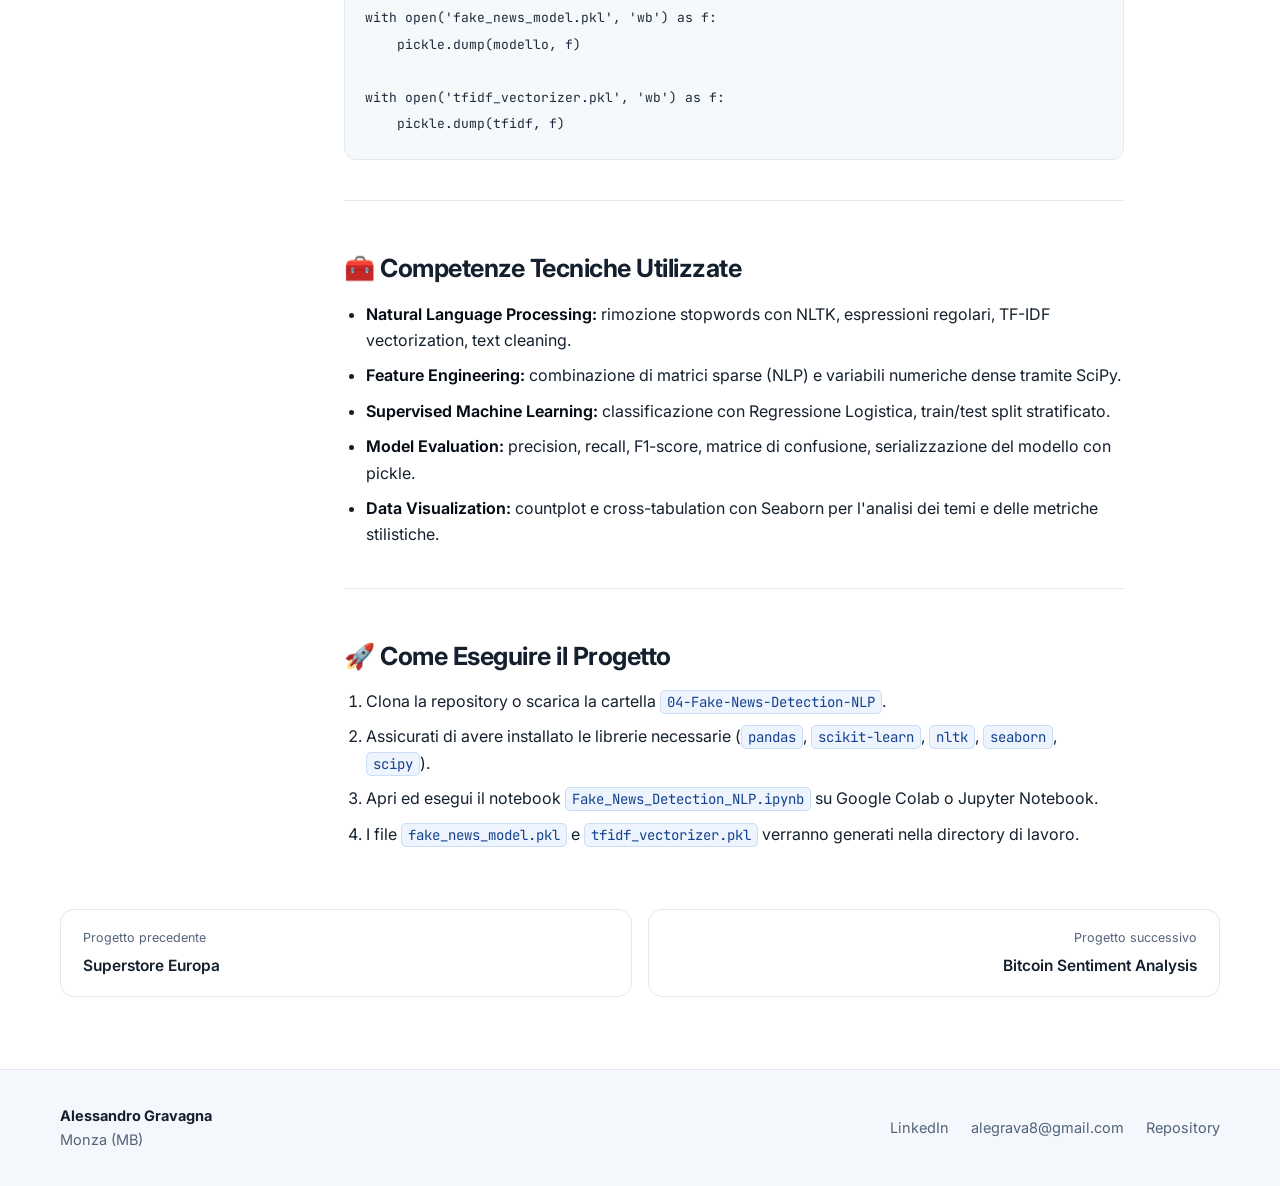
<file: docs/projects/fake-news-detection.html>
<!DOCTYPE html>
<html lang="it">
<head>
<meta charset="utf-8">
<meta name="viewport" content="width=device-width, initial-scale=1">
<title>Fake News Detection — Alessandro Gravagna</title>
<meta name="description" content="Pipeline NLP con TF-IDF su unigrammi e bigrammi, arricchita con feature strutturali del titolo (lunghezza, maiuscole, punti esclamativi) e modello di regressione logistica serializzato per il riuso.">
<meta name="author" content="Alessandro Gravagna">
<meta property="og:title" content="Fake News Detection — Alessandro Gravagna">
<meta property="og:description" content="Pipeline NLP con TF-IDF su unigrammi e bigrammi, arricchita con feature strutturali del titolo (lunghezza, maiuscole, punti esclamativi) e modello di regressione logistica serializzato per il riuso.">
<meta property="og:type" content="website">
<meta property="og:url" content="https://alessandrogravagna.github.io/Data-Analytics-Portfolio/">
<meta property="og:image" content="https://alessandrogravagna.github.io/Data-Analytics-Portfolio/assets/img/powerbi-techmarket-powerbi_dashboard_preview.png">
<meta property="og:locale" content="it_IT">
<meta name="twitter:card" content="summary_large_image">
<meta name="color-scheme" content="dark light">
<link rel="icon" href="data:image/svg+xml,<svg xmlns='http://www.w3.org/2000/svg' viewBox='0 0 100 100'><text y='.9em' font-size='90'>&#128202;</text></svg>">
<link rel="preconnect" href="https://fonts.googleapis.com">
<link rel="preconnect" href="https://fonts.gstatic.com" crossorigin>
<link href="https://fonts.googleapis.com/css2?family=Inter:wght@400;500;600;700;800&family=JetBrains+Mono:wght@400;500&display=swap" rel="stylesheet">
<link rel="stylesheet" href="../assets/style.css">
<script>
(function () {
  try {
    var t = localStorage.getItem('tema');
    if (t === 'light' || t === 'dark') {
      document.documentElement.setAttribute('data-theme', t);
    }
  } catch (e) { /* localStorage non disponibile: si usa il tema di sistema */ }
})();
</script>

</head>
<body class="project">
<a class="skip" href="#main">Vai al contenuto</a>
<header class="topbar">
  <div class="wrap topbar-inner">
    <a class="brand" href="../index.html">
      <span class="brand-mark">AG</span>
      <span class="brand-text">Alessandro Gravagna</span>
    </a>
    <nav class="topnav">
      <a href="../index.html#progetti">Progetti</a>
      <a href="../index.html#stack">Stack</a>
      <a href="../index.html#contatti">Contatti</a>
      <a class="btn btn-ghost" href="https://github.com/alessandrogravagna/Data-Analytics-Portfolio" target="_blank" rel="noopener">GitHub</a>
      <button class="theme-toggle" type="button" id="theme-toggle"
        aria-label="Cambia tema chiaro o scuro" title="Cambia tema chiaro o scuro">
        <svg class="icon-sun" viewBox="0 0 24 24" aria-hidden="true" focusable="false">
          <circle cx="12" cy="12" r="4.2"/>
          <path d="M12 2.4v2.6M12 19v2.6M4.2 4.2l1.9 1.9M17.9 17.9l1.9 1.9M2.4 12h2.6M19 12h2.6M4.2 19.8l1.9-1.9M17.9 6.1l1.9-1.9"/>
        </svg>
        <svg class="icon-moon" viewBox="0 0 24 24" aria-hidden="true" focusable="false">
          <path d="M20.5 14.6A8.6 8.6 0 0 1 9.4 3.5a8.6 8.6 0 1 0 11.1 11.1z"/>
        </svg>
      </button>
    </nav>
  </div>
</header>
<main id="main">

<section class="project-head">
  <div class="wrap">
    <a class="back" href="../index.html#progetti"><span aria-hidden="true">&larr;</span> Tutti i progetti</a>
    <span class="domain">Media / NLP</span>
    <h1>📰 Fake News Detection</h1>
    <p class="lead">Classificazione NLP di titoli veri vs. disinformazione</p>
    <div class="chips"><span class="chip">Python</span><span class="chip">NLP</span><span class="chip">TF-IDF</span><span class="chip">Scikit-learn</span></div>
    <div class="head-metric"><b>99%</b><span>accuracy su 8.980 articoli</span></div>
    <div class="hero-actions"><a class="btn btn-primary" href="https://github.com/alessandrogravagna/Data-Analytics-Portfolio/tree/main/04-Python/04-Fake-News-Detection-NLP" target="_blank" rel="noopener">Vedi la cartella su GitHub</a><a class="btn" href="https://github.com/alessandrogravagna/Data-Analytics-Portfolio/blob/main/04-Python/04-Fake-News-Detection-NLP/Fake_News_Detection_NLP.ipynb" target="_blank" rel="noopener">Apri il notebook</a></div>
  </div>
</section>
<div class="wrap project-layout">
  <aside class="toc"><p class="toc-title">In questa pagina</p><nav><a href="#panoramica-del-progetto">📌 Panoramica del Progetto</a><a href="#cosa-dimostra-questo-progetto">💡 Cosa dimostra questo progetto</a><a href="#pipeline-nlp-e-metodologia-di-modellazione">⚙️ Pipeline NLP e Metodologia di Modellazione</a><a href="#key-insights-e-risultati-analitici">📊 Key Insights e Risultati Analitici</a><a href="#codice-principale-core-logic">💻 Codice Principale (Core Logic)</a><a href="#competenze-tecniche-utilizzate">🧰 Competenze Tecniche Utilizzate</a><a href="#come-eseguire-il-progetto">🚀 Come Eseguire il Progetto</a></nav></aside>
  <article class="prose">
<h2 id="panoramica-del-progetto">📌 Panoramica del Progetto</h2>
<p>Progetto realizzato durante il <strong>Master in Data Analytics di ProfessionAI</strong>, come capstone del modulo su Natural Language Processing. Lo scenario di business — un motore di classificazione integrabile in un&#x27;estensione browser — è uno scenario simulato ideato per applicare le tecniche in un contesto realistico.</p>
<p>L&#x27;obiettivo è realizzare un modello di NLP e Machine Learning in grado di classificare se un articolo di notizia è reale o falso (fake vs true news), a partire dal titolo. Il modello finale è stato serializzato in formato <code>.pkl</code> per un ipotetico utilizzo in un&#x27;estensione browser che dia un feedback immediato sull&#x27;affidabilità della fonte.</p>
<p><strong>Dataset:</strong> Fornito dal materiale didattico del Master in Data Analytics di ProfessionAI.</p>
<hr>
<h2 id="cosa-dimostra-questo-progetto">💡 Cosa dimostra questo progetto</h2>
<ul>
<li><strong>Riconoscimento di pattern stilistici legati alla disinformazione</strong>, non solo classificazione a scatola chiusa.
</li>
<li><strong>Feature engineering ibrido</strong>, combinando testo e metriche numeriche strutturali.
</li>
<li><strong>Pipeline riproducibile ed esportabile</strong>, dal training alla serializzazione del modello.
</li>
</ul>
<hr>
<h2 id="pipeline-nlp-e-metodologia-di-modellazione">⚙️ Pipeline NLP e Metodologia di Modellazione</h2>
<ol>
<li><strong>Analisi Esplorativa dei Dati (EDA):</strong>
<ul>
<li>Unione dei dataset True e Fake con bilanciamento del target (<code>is_fake</code>: 0 per vere, 1 per fake).
</li>
<li>Analisi delle distribuzioni per categoria (<code>subject</code>) per individuare quali temi sono più esposti alla disinformazione.
</li>
<li>Feature extraction dai titoli (lunghezza, conteggio lettere maiuscole, punti esclamativi).
</li>
</ul>
</li>
<li><strong>Preprocessing e Pulizia del Testo:</strong>
<ul>
<li>Normalizzazione in minuscolo e rimozione della punteggiatura/caratteri speciali tramite espressioni regolari.
</li>
<li>Eliminazione delle stopwords inglesi tramite la libreria <code>nltk</code>.
</li>
</ul>
</li>
<li><strong>Feature Engineering Ibrido (Testo + Struttura):</strong>
<ul>
<li>Vettorizzazione del testo dei titoli tramite TF-IDF Vectorizer (limitato a 5.000 unigrammi/bigrammi più rilevanti).
</li>
<li>Combinazione della matrice sparsa TF-IDF con le metriche numeriche strutturali dei titoli tramite <code>scipy.sparse.hstack</code>.
</li>
</ul>
</li>
<li><strong>Modellazione e Validazione:</strong>
<ul>
<li>Divisione del dataset in training set (80%) e test set (20%) stratificato.
</li>
<li>Addestramento di un classificatore di Regressione Logistica.
</li>
<li>Valutazione delle performance tramite accuracy, precision, recall, F1-score e matrice di confusione.
</li>
</ul>
</li>
<li><strong>Esportazione del Modello:</strong>
<ul>
<li>Serializzazione del modello addestrato e del vettorizzatore TF-IDF in file <code>.pkl</code>.
</li>
</ul>
</li>
</ol>
<hr>
<h2 id="key-insights-e-risultati-analitici">📊 Key Insights e Risultati Analitici</h2>
<ul>
<li><strong>Pattern stilistici dei titoli (clickbait):</strong> i titoli delle fake news sono sensibilmente più lunghi (media di 94,2 caratteri contro 64,7 delle notizie vere) e mostrano un uso massiccio di maiuscole (27,8 lettere maiuscole medie contro 3,55) e più punti esclamativi.
</li>
<li><strong>Analisi dei temi:</strong> i temi maggiormente soggetti a fake news risultano essere News Generali, Politica e Left News. Le categorie politicsNews e worldnews contengono esclusivamente notizie verificate.
</li>
<li><strong>Performance del modello:</strong> accuracy globale del 99% sul test set di 8.980 articoli, con precision e recall di 0,99 per entrambe le classi.
</li>
</ul>
<hr>
<h2 id="codice-principale-core-logic">💻 Codice Principale (Core Logic)</h2>
<div class="code-block" data-lang="python"><pre><code>import scipy.sparse as sp
import pickle
from sklearn.model_selection import train_test_split
from sklearn.feature_extraction.text import TfidfVectorizer
from sklearn.linear_model import LogisticRegression
from sklearn.metrics import classification_report, confusion_matrix

# 1. Vettorizzazione TF-IDF dei titoli puliti
tfidf = TfidfVectorizer(max_features=5000)
X_tfidf = tfidf.fit_transform(df[&#x27;title_clean&#x27;])

# 2. Estrazione e Unione delle Feature Strutturali (Lunghezza, Maiuscole, Esclamativi)
X_numeric = df[[&#x27;title_len&#x27;, &#x27;title_uppercase&#x27;, &#x27;title_exclamations&#x27;]].values
X = sp.hstack((X_tfidf, X_numeric), format=&#x27;csr&#x27;)
y = df[&#x27;is_fake&#x27;].values

# 3. Train/Test Split (80/20)
X_train, X_test, y_train, y_test = train_test_split(X, y, test_size=0.2, random_state=42, stratify=y)

# 4. Addestramento Classificatore
modello = LogisticRegression(max_iter=1000)
modello.fit(X_train, y_train)

# 5. Valutazione
y_pred = modello.predict(X_test)
print(classification_report(y_test, y_pred))

# 6. Esportazione Modello e Vettorizzatore
with open(&#x27;fake_news_model.pkl&#x27;, &#x27;wb&#x27;) as f:
    pickle.dump(modello, f)

with open(&#x27;tfidf_vectorizer.pkl&#x27;, &#x27;wb&#x27;) as f:
    pickle.dump(tfidf, f)</code></pre></div>
<hr>
<h2 id="competenze-tecniche-utilizzate">🧰 Competenze Tecniche Utilizzate</h2>
<ul>
<li><strong>Natural Language Processing:</strong> rimozione stopwords con NLTK, espressioni regolari, TF-IDF vectorization, text cleaning.
</li>
<li><strong>Feature Engineering:</strong> combinazione di matrici sparse (NLP) e variabili numeriche dense tramite SciPy.
</li>
<li><strong>Supervised Machine Learning:</strong> classificazione con Regressione Logistica, train/test split stratificato.
</li>
<li><strong>Model Evaluation:</strong> precision, recall, F1-score, matrice di confusione, serializzazione del modello con pickle.
</li>
<li><strong>Data Visualization:</strong> countplot e cross-tabulation con Seaborn per l&#x27;analisi dei temi e delle metriche stilistiche.
</li>
</ul>
<hr>
<h2 id="come-eseguire-il-progetto">🚀 Come Eseguire il Progetto</h2>
<ol>
<li>Clona la repository o scarica la cartella <code>04-Fake-News-Detection-NLP</code>.
</li>
<li>Assicurati di avere installato le librerie necessarie (<code>pandas</code>, <code>scikit-learn</code>, <code>nltk</code>, <code>seaborn</code>, <code>scipy</code>).
</li>
<li>Apri ed esegui il notebook <code>Fake_News_Detection_NLP.ipynb</code> su Google Colab o Jupyter Notebook.
</li>
<li>I file <code>fake_news_model.pkl</code> e <code>tfidf_vectorizer.pkl</code> verranno generati nella directory di lavoro.
</li>
</ol>
  </article>
</div>
<div class="wrap pager-row"><a class="pager prev" href="tableau-superstore-europa.html"><span>Progetto precedente</span><b>Superstore Europa</b></a><a class="pager next" href="bitcoin-sentiment-pyspark.html"><span>Progetto successivo</span><b>Bitcoin Sentiment Analysis</b></a></div>

</main>
<footer class="footer">
  <div class="wrap footer-inner">
    <div>
      <strong>Alessandro Gravagna</strong><br>
      <span class="muted">Monza (MB)</span>
    </div>
    <div class="footer-links">
      <a href="https://www.linkedin.com/in/alessandro-gravagna-3a3050201/" target="_blank" rel="noopener">LinkedIn</a>
      <a href="mailto:alegrava8@gmail.com">alegrava8@gmail.com</a>
      <a href="https://github.com/alessandrogravagna/Data-Analytics-Portfolio" target="_blank" rel="noopener">Repository</a>
    </div>
  </div>
</footer>
<script>
(function () {
  var root = document.documentElement;
  var btn = document.getElementById('theme-toggle');
  if (!btn) return;
  var scuroDiSistema = window.matchMedia('(prefers-color-scheme: dark)');

  function temaAttuale() {
    return root.getAttribute('data-theme') || (scuroDiSistema.matches ? 'dark' : 'light');
  }
  function aggiornaEtichetta() {
    var prossimo = temaAttuale() === 'dark' ? 'chiaro' : 'scuro';
    btn.setAttribute('aria-label', 'Passa al tema ' + prossimo);
    btn.setAttribute('title', 'Passa al tema ' + prossimo);
  }

  btn.addEventListener('click', function () {
    var nuovo = temaAttuale() === 'dark' ? 'light' : 'dark';
    root.setAttribute('data-theme', nuovo);
    try { localStorage.setItem('tema', nuovo); } catch (e) {}
    aggiornaEtichetta();
  });

  // Se non c'e' una scelta esplicita, si segue il sistema anche a caldo.
  scuroDiSistema.addEventListener('change', function () {
    if (!root.hasAttribute('data-theme')) aggiornaEtichetta();
  });

  aggiornaEtichetta();
})();
</script>
</body>
</html>
</file>
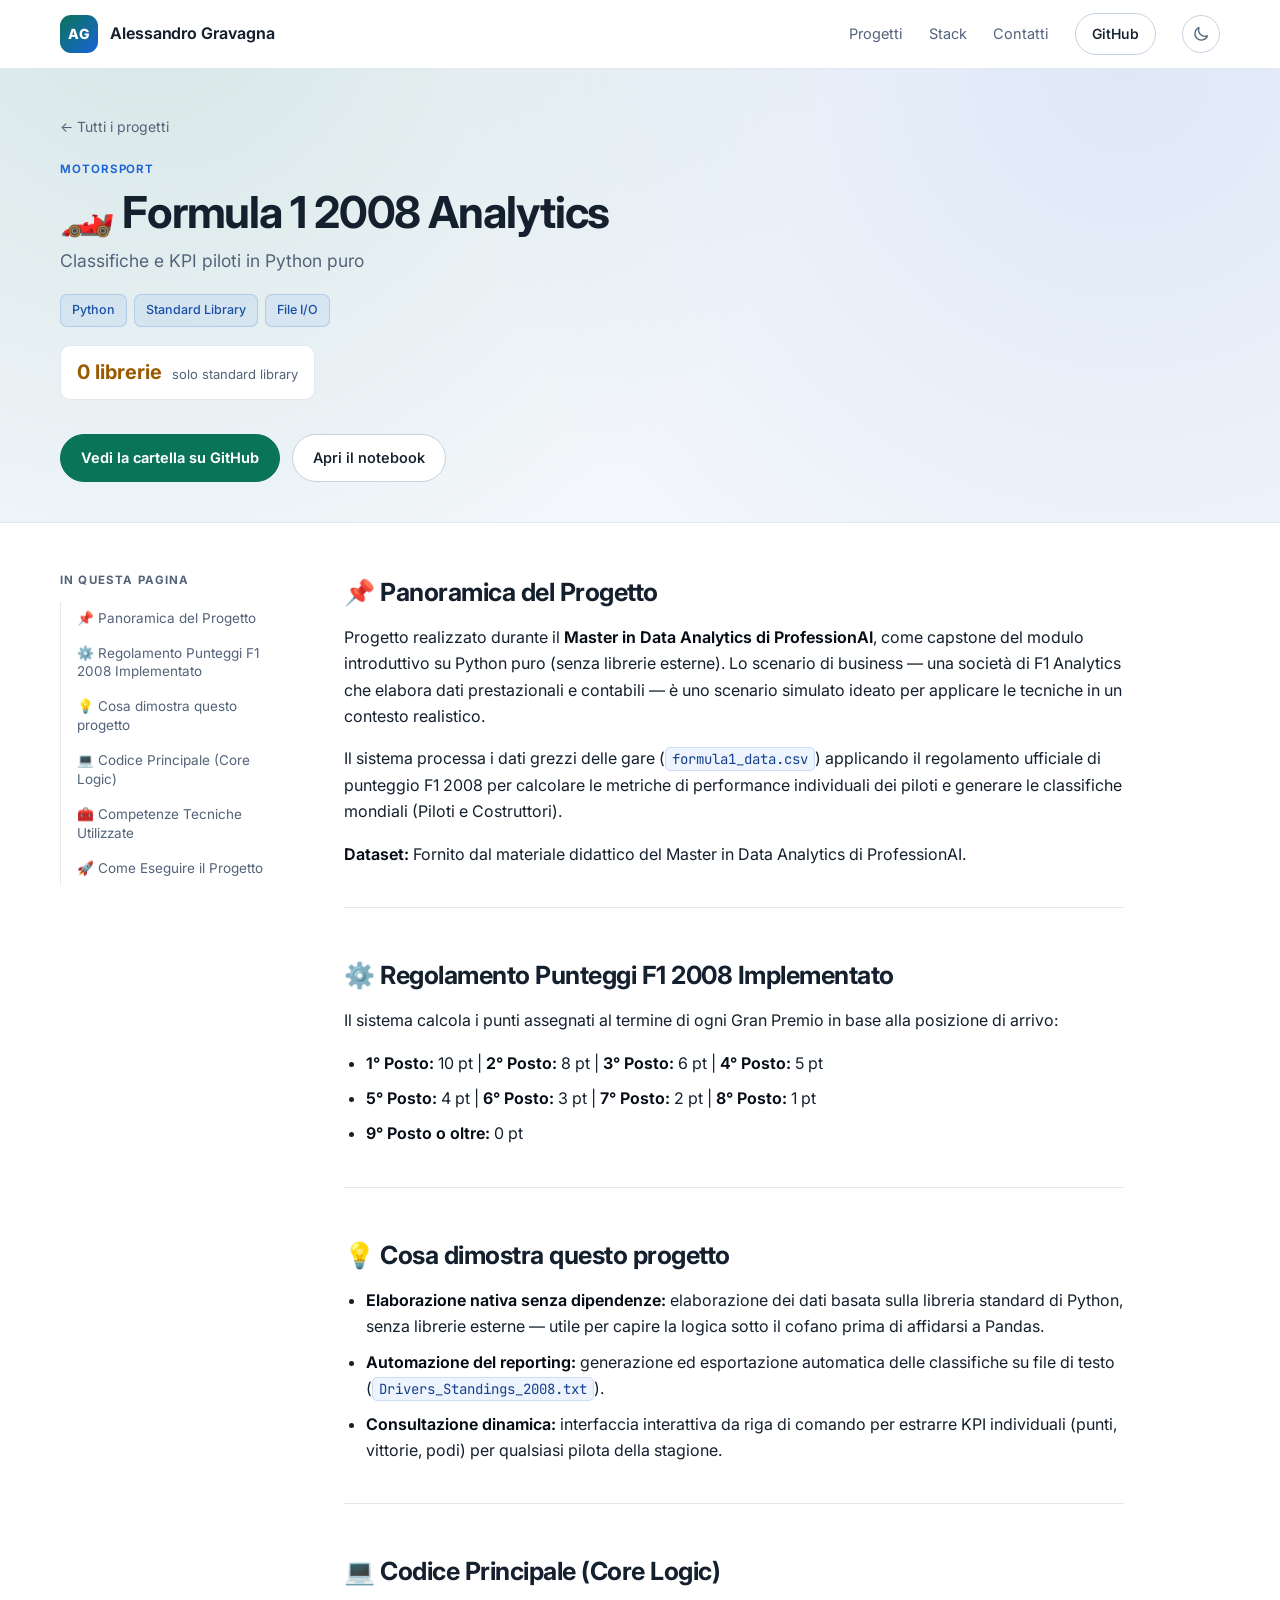
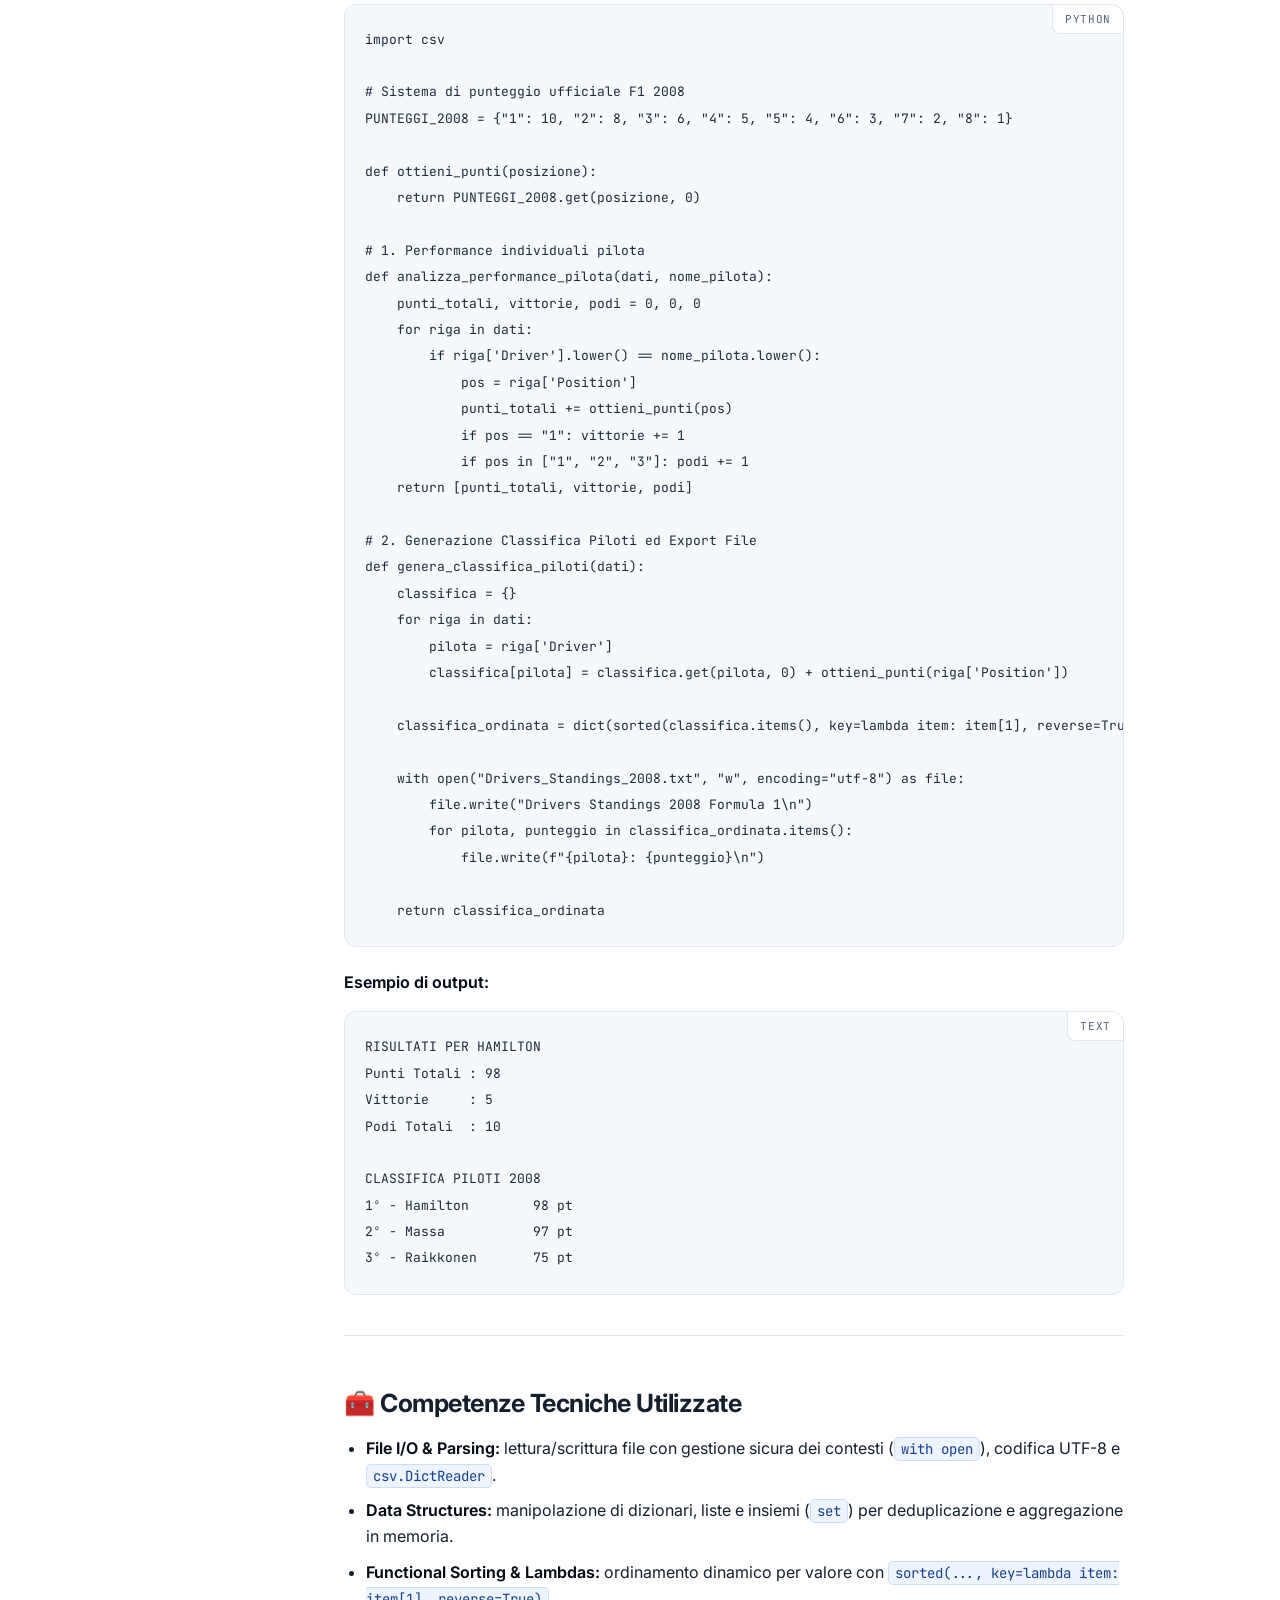
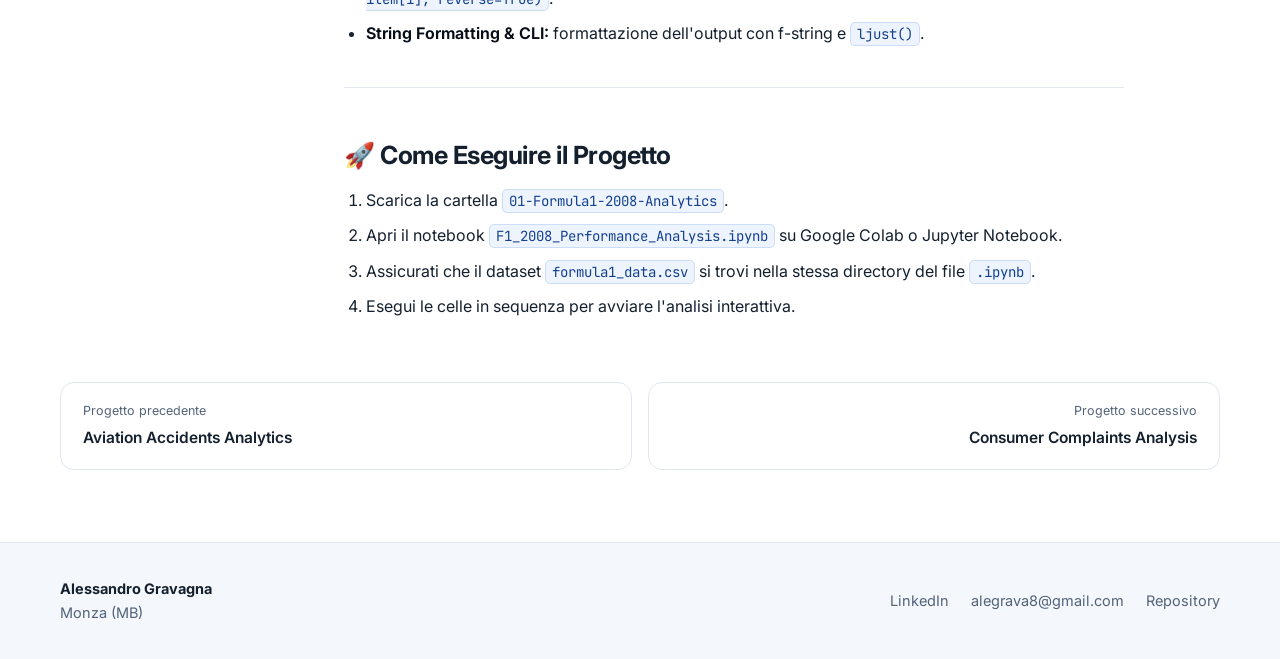
<file: docs/projects/formula1-2008.html>
<!DOCTYPE html>
<html lang="it">
<head>
<meta charset="utf-8">
<meta name="viewport" content="width=device-width, initial-scale=1">
<title>Formula 1 2008 Analytics — Alessandro Gravagna</title>
<meta name="description" content="Motore di calcolo che applica il regolamento punti F1 2008 ai risultati di gara per generare classifiche piloti e costruttori, senza Pandas: la logica sotto il cofano, scritta a mano.">
<meta name="author" content="Alessandro Gravagna">
<meta property="og:title" content="Formula 1 2008 Analytics — Alessandro Gravagna">
<meta property="og:description" content="Motore di calcolo che applica il regolamento punti F1 2008 ai risultati di gara per generare classifiche piloti e costruttori, senza Pandas: la logica sotto il cofano, scritta a mano.">
<meta property="og:type" content="website">
<meta property="og:url" content="https://alessandrogravagna.github.io/Data-Analytics-Portfolio/">
<meta property="og:image" content="https://alessandrogravagna.github.io/Data-Analytics-Portfolio/assets/img/powerbi-techmarket-powerbi_dashboard_preview.png">
<meta property="og:locale" content="it_IT">
<meta name="twitter:card" content="summary_large_image">
<meta name="color-scheme" content="dark light">
<link rel="icon" href="data:image/svg+xml,<svg xmlns='http://www.w3.org/2000/svg' viewBox='0 0 100 100'><text y='.9em' font-size='90'>&#128202;</text></svg>">
<link rel="preconnect" href="https://fonts.googleapis.com">
<link rel="preconnect" href="https://fonts.gstatic.com" crossorigin>
<link href="https://fonts.googleapis.com/css2?family=Inter:wght@400;500;600;700;800&family=JetBrains+Mono:wght@400;500&display=swap" rel="stylesheet">
<link rel="stylesheet" href="../assets/style.css">
<script>
(function () {
  try {
    var t = localStorage.getItem('tema');
    if (t === 'light' || t === 'dark') {
      document.documentElement.setAttribute('data-theme', t);
    }
  } catch (e) { /* localStorage non disponibile: si usa il tema di sistema */ }
})();
</script>

</head>
<body class="project">
<a class="skip" href="#main">Vai al contenuto</a>
<header class="topbar">
  <div class="wrap topbar-inner">
    <a class="brand" href="../index.html">
      <span class="brand-mark">AG</span>
      <span class="brand-text">Alessandro Gravagna</span>
    </a>
    <nav class="topnav">
      <a href="../index.html#progetti">Progetti</a>
      <a href="../index.html#stack">Stack</a>
      <a href="../index.html#contatti">Contatti</a>
      <a class="btn btn-ghost" href="https://github.com/alessandrogravagna/Data-Analytics-Portfolio" target="_blank" rel="noopener">GitHub</a>
      <button class="theme-toggle" type="button" id="theme-toggle"
        aria-label="Cambia tema chiaro o scuro" title="Cambia tema chiaro o scuro">
        <svg class="icon-sun" viewBox="0 0 24 24" aria-hidden="true" focusable="false">
          <circle cx="12" cy="12" r="4.2"/>
          <path d="M12 2.4v2.6M12 19v2.6M4.2 4.2l1.9 1.9M17.9 17.9l1.9 1.9M2.4 12h2.6M19 12h2.6M4.2 19.8l1.9-1.9M17.9 6.1l1.9-1.9"/>
        </svg>
        <svg class="icon-moon" viewBox="0 0 24 24" aria-hidden="true" focusable="false">
          <path d="M20.5 14.6A8.6 8.6 0 0 1 9.4 3.5a8.6 8.6 0 1 0 11.1 11.1z"/>
        </svg>
      </button>
    </nav>
  </div>
</header>
<main id="main">

<section class="project-head">
  <div class="wrap">
    <a class="back" href="../index.html#progetti"><span aria-hidden="true">&larr;</span> Tutti i progetti</a>
    <span class="domain">Motorsport</span>
    <h1>🏎️ Formula 1 2008 Analytics</h1>
    <p class="lead">Classifiche e KPI piloti in Python puro</p>
    <div class="chips"><span class="chip">Python</span><span class="chip">Standard Library</span><span class="chip">File I/O</span></div>
    <div class="head-metric"><b>0 librerie</b><span>solo standard library</span></div>
    <div class="hero-actions"><a class="btn btn-primary" href="https://github.com/alessandrogravagna/Data-Analytics-Portfolio/tree/main/04-Python/01-Formula1-2008-Analytics" target="_blank" rel="noopener">Vedi la cartella su GitHub</a><a class="btn" href="https://github.com/alessandrogravagna/Data-Analytics-Portfolio/blob/main/04-Python/01-Formula1-2008-Analytics/Analisi_Piloti_F1.ipynb" target="_blank" rel="noopener">Apri il notebook</a></div>
  </div>
</section>
<div class="wrap project-layout">
  <aside class="toc"><p class="toc-title">In questa pagina</p><nav><a href="#panoramica-del-progetto">📌 Panoramica del Progetto</a><a href="#regolamento-punteggi-f1-2008-implementato">⚙️ Regolamento Punteggi F1 2008 Implementato</a><a href="#cosa-dimostra-questo-progetto">💡 Cosa dimostra questo progetto</a><a href="#codice-principale-core-logic">💻 Codice Principale (Core Logic)</a><a href="#competenze-tecniche-utilizzate">🧰 Competenze Tecniche Utilizzate</a><a href="#come-eseguire-il-progetto">🚀 Come Eseguire il Progetto</a></nav></aside>
  <article class="prose">
<h2 id="panoramica-del-progetto">📌 Panoramica del Progetto</h2>
<p>Progetto realizzato durante il <strong>Master in Data Analytics di ProfessionAI</strong>, come capstone del modulo introduttivo su Python puro (senza librerie esterne). Lo scenario di business — una società di F1 Analytics che elabora dati prestazionali e contabili — è uno scenario simulato ideato per applicare le tecniche in un contesto realistico.</p>
<p>Il sistema processa i dati grezzi delle gare (<code>formula1_data.csv</code>) applicando il regolamento ufficiale di punteggio F1 2008 per calcolare le metriche di performance individuali dei piloti e generare le classifiche mondiali (Piloti e Costruttori).</p>
<p><strong>Dataset:</strong> Fornito dal materiale didattico del Master in Data Analytics di ProfessionAI.</p>
<hr>
<h2 id="regolamento-punteggi-f1-2008-implementato">⚙️ Regolamento Punteggi F1 2008 Implementato</h2>
<p>Il sistema calcola i punti assegnati al termine di ogni Gran Premio in base alla posizione di arrivo:</p>
<ul>
<li><strong>1° Posto:</strong> 10 pt | <strong>2° Posto:</strong> 8 pt | <strong>3° Posto:</strong> 6 pt | <strong>4° Posto:</strong> 5 pt
</li>
<li><strong>5° Posto:</strong> 4 pt | <strong>6° Posto:</strong> 3 pt | <strong>7° Posto:</strong> 2 pt | <strong>8° Posto:</strong> 1 pt
</li>
<li><strong>9° Posto o oltre:</strong> 0 pt
</li>
</ul>
<hr>
<h2 id="cosa-dimostra-questo-progetto">💡 Cosa dimostra questo progetto</h2>
<ul>
<li><strong>Elaborazione nativa senza dipendenze:</strong> elaborazione dei dati basata sulla libreria standard di Python, senza librerie esterne — utile per capire la logica sotto il cofano prima di affidarsi a Pandas.
</li>
<li><strong>Automazione del reporting:</strong> generazione ed esportazione automatica delle classifiche su file di testo (<code>Drivers_Standings_2008.txt</code>).
</li>
<li><strong>Consultazione dinamica:</strong> interfaccia interattiva da riga di comando per estrarre KPI individuali (punti, vittorie, podi) per qualsiasi pilota della stagione.
</li>
</ul>
<hr>
<h2 id="codice-principale-core-logic">💻 Codice Principale (Core Logic)</h2>
<div class="code-block" data-lang="python"><pre><code>import csv

# Sistema di punteggio ufficiale F1 2008
PUNTEGGI_2008 = {&quot;1&quot;: 10, &quot;2&quot;: 8, &quot;3&quot;: 6, &quot;4&quot;: 5, &quot;5&quot;: 4, &quot;6&quot;: 3, &quot;7&quot;: 2, &quot;8&quot;: 1}

def ottieni_punti(posizione):
    return PUNTEGGI_2008.get(posizione, 0)

# 1. Performance individuali pilota
def analizza_performance_pilota(dati, nome_pilota):
    punti_totali, vittorie, podi = 0, 0, 0
    for riga in dati:
        if riga[&#x27;Driver&#x27;].lower() == nome_pilota.lower():
            pos = riga[&#x27;Position&#x27;]
            punti_totali += ottieni_punti(pos)
            if pos == &quot;1&quot;: vittorie += 1
            if pos in [&quot;1&quot;, &quot;2&quot;, &quot;3&quot;]: podi += 1
    return [punti_totali, vittorie, podi]

# 2. Generazione Classifica Piloti ed Export File
def genera_classifica_piloti(dati):
    classifica = {}
    for riga in dati:
        pilota = riga[&#x27;Driver&#x27;]
        classifica[pilota] = classifica.get(pilota, 0) + ottieni_punti(riga[&#x27;Position&#x27;])

    classifica_ordinata = dict(sorted(classifica.items(), key=lambda item: item[1], reverse=True))

    with open(&quot;Drivers_Standings_2008.txt&quot;, &quot;w&quot;, encoding=&quot;utf-8&quot;) as file:
        file.write(&quot;Drivers Standings 2008 Formula 1\n&quot;)
        for pilota, punteggio in classifica_ordinata.items():
            file.write(f&quot;{pilota}: {punteggio}\n&quot;)

    return classifica_ordinata</code></pre></div>
<p><strong>Esempio di output:</strong></p>
<div class="code-block" data-lang="text"><pre><code>RISULTATI PER HAMILTON
Punti Totali : 98
Vittorie     : 5
Podi Totali  : 10

CLASSIFICA PILOTI 2008
1º - Hamilton        98 pt
2º - Massa           97 pt
3º - Raikkonen       75 pt</code></pre></div>
<hr>
<h2 id="competenze-tecniche-utilizzate">🧰 Competenze Tecniche Utilizzate</h2>
<ul>
<li><strong>File I/O &amp; Parsing:</strong> lettura/scrittura file con gestione sicura dei contesti (<code>with open</code>), codifica UTF-8 e <code>csv.DictReader</code>.
</li>
<li><strong>Data Structures:</strong> manipolazione di dizionari, liste e insiemi (<code>set</code>) per deduplicazione e aggregazione in memoria.
</li>
<li><strong>Functional Sorting &amp; Lambdas:</strong> ordinamento dinamico per valore con <code>sorted(..., key=lambda item: item[1], reverse=True)</code>.
</li>
<li><strong>String Formatting &amp; CLI:</strong> formattazione dell&#x27;output con f-string e <code>ljust()</code>.
</li>
</ul>
<hr>
<h2 id="come-eseguire-il-progetto">🚀 Come Eseguire il Progetto</h2>
<ol>
<li>Scarica la cartella <code>01-Formula1-2008-Analytics</code>.
</li>
<li>Apri il notebook <code>F1_2008_Performance_Analysis.ipynb</code> su Google Colab o Jupyter Notebook.
</li>
<li>Assicurati che il dataset <code>formula1_data.csv</code> si trovi nella stessa directory del file <code>.ipynb</code>.
</li>
<li>Esegui le celle in sequenza per avviare l&#x27;analisi interattiva.
</li>
</ol>
  </article>
</div>
<div class="wrap pager-row"><a class="pager prev" href="aviation-accidents.html"><span>Progetto precedente</span><b>Aviation Accidents Analytics</b></a><a class="pager next" href="consumer-complaints.html"><span>Progetto successivo</span><b>Consumer Complaints Analysis</b></a></div>

</main>
<footer class="footer">
  <div class="wrap footer-inner">
    <div>
      <strong>Alessandro Gravagna</strong><br>
      <span class="muted">Monza (MB)</span>
    </div>
    <div class="footer-links">
      <a href="https://www.linkedin.com/in/alessandro-gravagna-3a3050201/" target="_blank" rel="noopener">LinkedIn</a>
      <a href="mailto:alegrava8@gmail.com">alegrava8@gmail.com</a>
      <a href="https://github.com/alessandrogravagna/Data-Analytics-Portfolio" target="_blank" rel="noopener">Repository</a>
    </div>
  </div>
</footer>
<script>
(function () {
  var root = document.documentElement;
  var btn = document.getElementById('theme-toggle');
  if (!btn) return;
  var scuroDiSistema = window.matchMedia('(prefers-color-scheme: dark)');

  function temaAttuale() {
    return root.getAttribute('data-theme') || (scuroDiSistema.matches ? 'dark' : 'light');
  }
  function aggiornaEtichetta() {
    var prossimo = temaAttuale() === 'dark' ? 'chiaro' : 'scuro';
    btn.setAttribute('aria-label', 'Passa al tema ' + prossimo);
    btn.setAttribute('title', 'Passa al tema ' + prossimo);
  }

  btn.addEventListener('click', function () {
    var nuovo = temaAttuale() === 'dark' ? 'light' : 'dark';
    root.setAttribute('data-theme', nuovo);
    try { localStorage.setItem('tema', nuovo); } catch (e) {}
    aggiornaEtichetta();
  });

  // Se non c'e' una scelta esplicita, si segue il sistema anche a caldo.
  scuroDiSistema.addEventListener('change', function () {
    if (!root.hasAttribute('data-theme')) aggiornaEtichetta();
  });

  aggiornaEtichetta();
})();
</script>
</body>
</html>
</file>
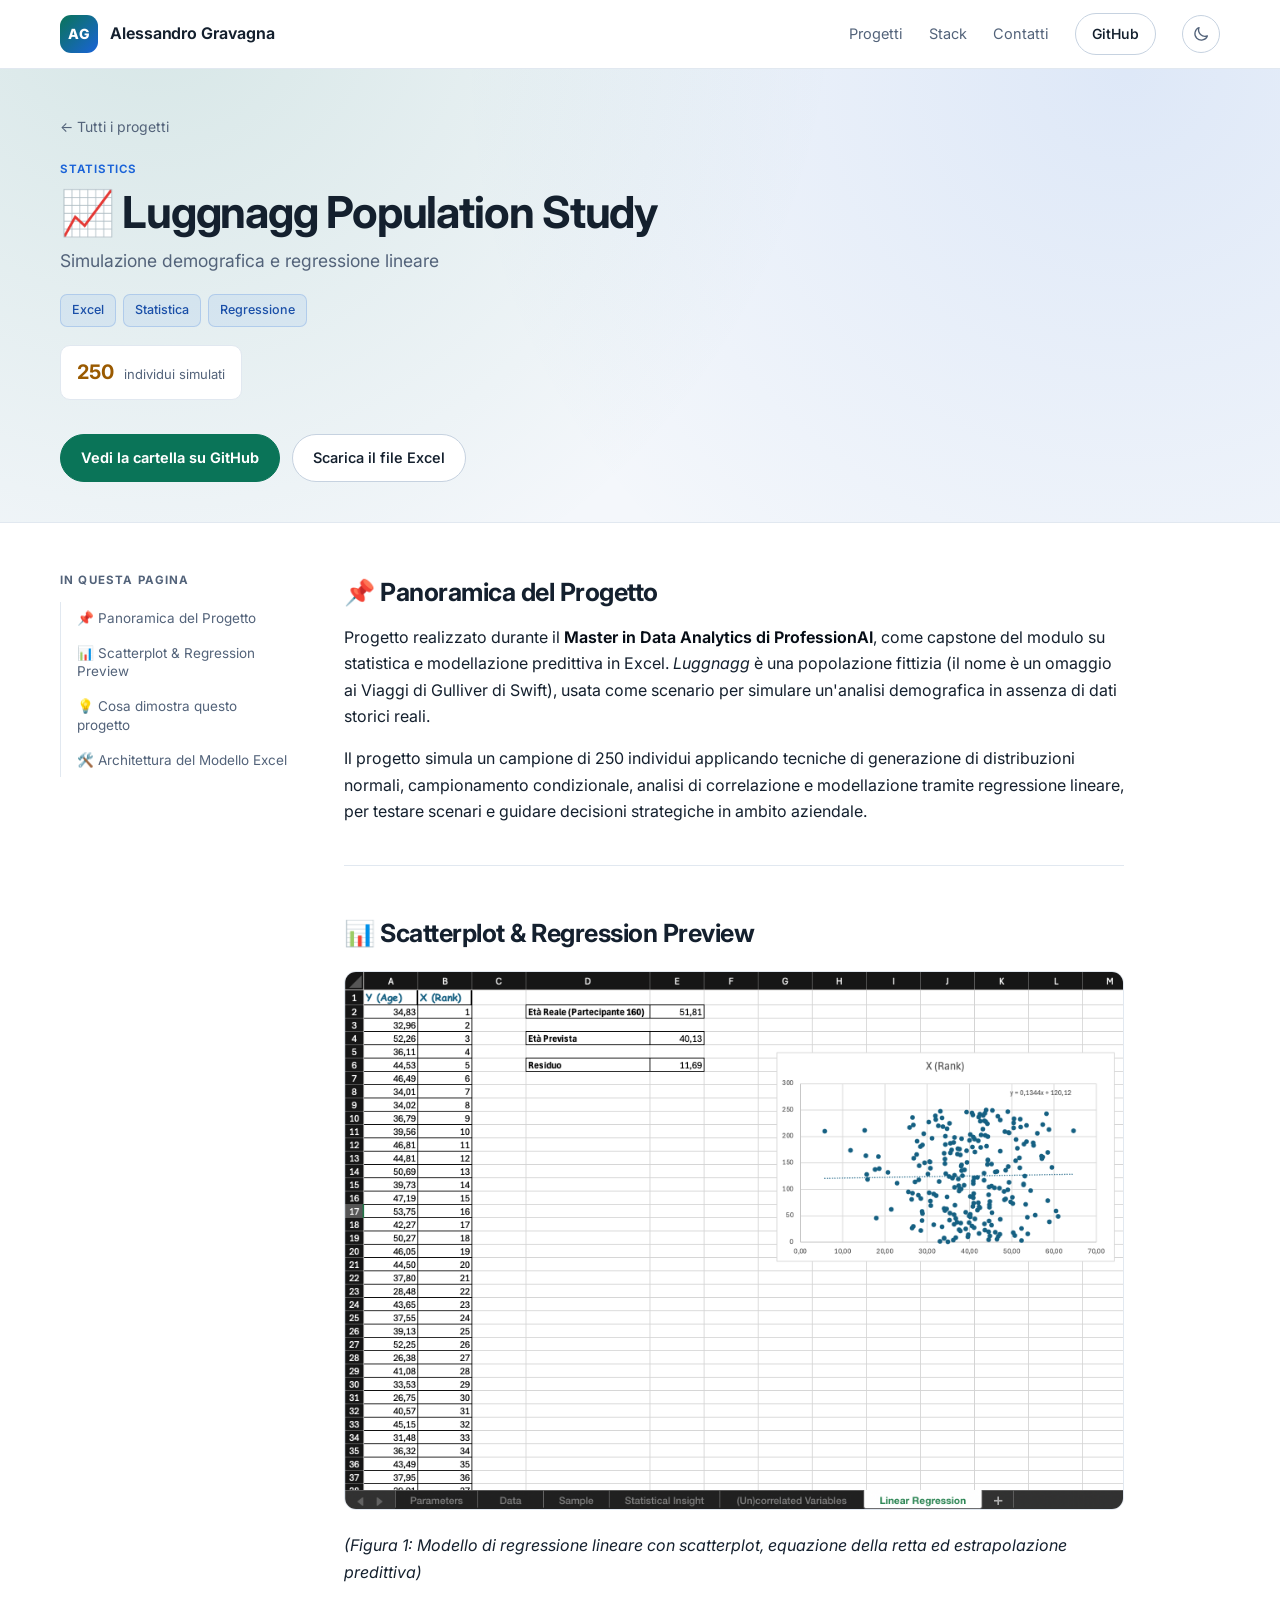
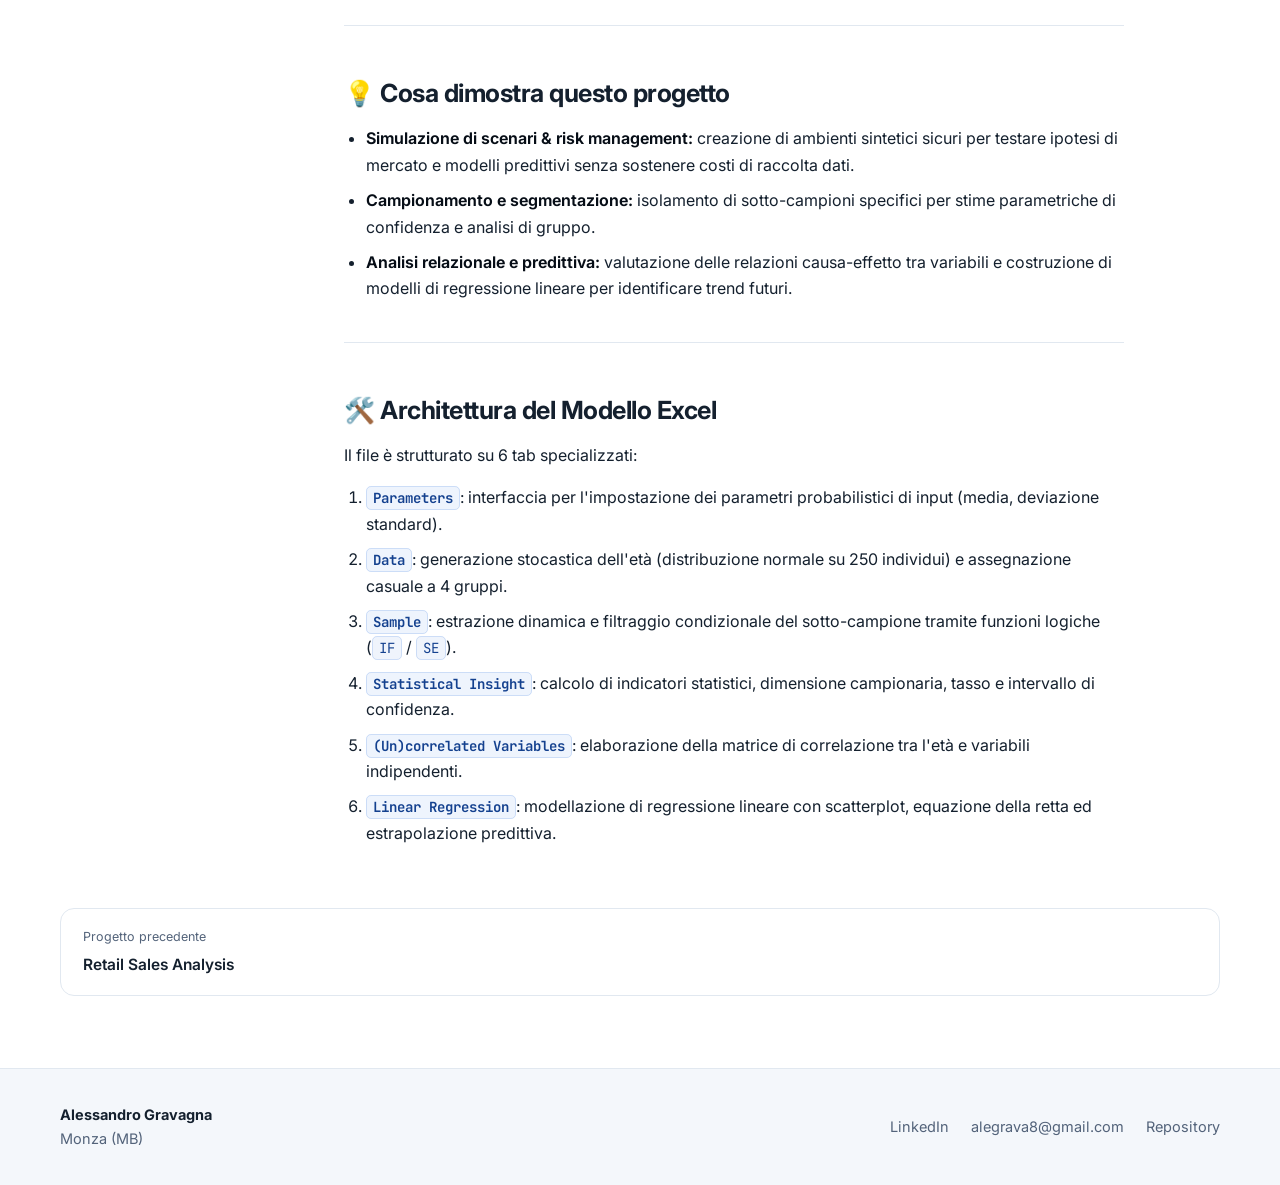
<file: docs/projects/luggnagg-population-study.html>
<!DOCTYPE html>
<html lang="it">
<head>
<meta charset="utf-8">
<meta name="viewport" content="width=device-width, initial-scale=1">
<title>Luggnagg Population Study — Alessandro Gravagna</title>
<meta name="description" content="Generazione di un campione sintetico su distribuzione normale, campionamento condizionale, intervalli di confidenza, matrice di correlazione e modello di regressione con estrapolazione predittiva.">
<meta name="author" content="Alessandro Gravagna">
<meta property="og:title" content="Luggnagg Population Study — Alessandro Gravagna">
<meta property="og:description" content="Generazione di un campione sintetico su distribuzione normale, campionamento condizionale, intervalli di confidenza, matrice di correlazione e modello di regressione con estrapolazione predittiva.">
<meta property="og:type" content="website">
<meta property="og:url" content="https://alessandrogravagna.github.io/Data-Analytics-Portfolio/">
<meta property="og:image" content="https://alessandrogravagna.github.io/Data-Analytics-Portfolio/assets/img/powerbi-techmarket-powerbi_dashboard_preview.png">
<meta property="og:locale" content="it_IT">
<meta name="twitter:card" content="summary_large_image">
<meta name="color-scheme" content="dark light">
<link rel="icon" href="data:image/svg+xml,<svg xmlns='http://www.w3.org/2000/svg' viewBox='0 0 100 100'><text y='.9em' font-size='90'>&#128202;</text></svg>">
<link rel="preconnect" href="https://fonts.googleapis.com">
<link rel="preconnect" href="https://fonts.gstatic.com" crossorigin>
<link href="https://fonts.googleapis.com/css2?family=Inter:wght@400;500;600;700;800&family=JetBrains+Mono:wght@400;500&display=swap" rel="stylesheet">
<link rel="stylesheet" href="../assets/style.css">
<script>
(function () {
  try {
    var t = localStorage.getItem('tema');
    if (t === 'light' || t === 'dark') {
      document.documentElement.setAttribute('data-theme', t);
    }
  } catch (e) { /* localStorage non disponibile: si usa il tema di sistema */ }
})();
</script>

</head>
<body class="project">
<a class="skip" href="#main">Vai al contenuto</a>
<header class="topbar">
  <div class="wrap topbar-inner">
    <a class="brand" href="../index.html">
      <span class="brand-mark">AG</span>
      <span class="brand-text">Alessandro Gravagna</span>
    </a>
    <nav class="topnav">
      <a href="../index.html#progetti">Progetti</a>
      <a href="../index.html#stack">Stack</a>
      <a href="../index.html#contatti">Contatti</a>
      <a class="btn btn-ghost" href="https://github.com/alessandrogravagna/Data-Analytics-Portfolio" target="_blank" rel="noopener">GitHub</a>
      <button class="theme-toggle" type="button" id="theme-toggle"
        aria-label="Cambia tema chiaro o scuro" title="Cambia tema chiaro o scuro">
        <svg class="icon-sun" viewBox="0 0 24 24" aria-hidden="true" focusable="false">
          <circle cx="12" cy="12" r="4.2"/>
          <path d="M12 2.4v2.6M12 19v2.6M4.2 4.2l1.9 1.9M17.9 17.9l1.9 1.9M2.4 12h2.6M19 12h2.6M4.2 19.8l1.9-1.9M17.9 6.1l1.9-1.9"/>
        </svg>
        <svg class="icon-moon" viewBox="0 0 24 24" aria-hidden="true" focusable="false">
          <path d="M20.5 14.6A8.6 8.6 0 0 1 9.4 3.5a8.6 8.6 0 1 0 11.1 11.1z"/>
        </svg>
      </button>
    </nav>
  </div>
</header>
<main id="main">

<section class="project-head">
  <div class="wrap">
    <a class="back" href="../index.html#progetti"><span aria-hidden="true">&larr;</span> Tutti i progetti</a>
    <span class="domain">Statistics</span>
    <h1>📈 Luggnagg Population Study</h1>
    <p class="lead">Simulazione demografica e regressione lineare</p>
    <div class="chips"><span class="chip">Excel</span><span class="chip">Statistica</span><span class="chip">Regressione</span></div>
    <div class="head-metric"><b>250</b><span>individui simulati</span></div>
    <div class="hero-actions"><a class="btn btn-primary" href="https://github.com/alessandrogravagna/Data-Analytics-Portfolio/tree/main/01-Excel-Projects/03-Statistical-Simulation" target="_blank" rel="noopener">Vedi la cartella su GitHub</a><a class="btn" href="https://github.com/alessandrogravagna/Data-Analytics-Portfolio/raw/main/01-Excel-Projects/03-Statistical-Simulation/Dati%20casuali%20e%20regressione%20lineare.xlsx" target="_blank" rel="noopener">Scarica il file Excel</a></div>
  </div>
</section>
<div class="wrap project-layout">
  <aside class="toc"><p class="toc-title">In questa pagina</p><nav><a href="#panoramica-del-progetto">📌 Panoramica del Progetto</a><a href="#scatterplot-regression-preview">📊 Scatterplot &amp; Regression Preview</a><a href="#cosa-dimostra-questo-progetto">💡 Cosa dimostra questo progetto</a><a href="#architettura-del-modello-excel">🛠️ Architettura del Modello Excel</a></nav></aside>
  <article class="prose">
<h2 id="panoramica-del-progetto">📌 Panoramica del Progetto</h2>
<p>Progetto realizzato durante il <strong>Master in Data Analytics di ProfessionAI</strong>, come capstone del modulo su statistica e modellazione predittiva in Excel. <em>Luggnagg</em> è una popolazione fittizia (il nome è un omaggio ai Viaggi di Gulliver di Swift), usata come scenario per simulare un&#x27;analisi demografica in assenza di dati storici reali.</p>
<p>Il progetto simula un campione di 250 individui applicando tecniche di generazione di distribuzioni normali, campionamento condizionale, analisi di correlazione e modellazione tramite regressione lineare, per testare scenari e guidare decisioni strategiche in ambito aziendale.</p>
<hr>
<h2 id="scatterplot-regression-preview">📊 Scatterplot &amp; Regression Preview</h2>
<p><img src="../assets/img/luggnagg-population-study-luggnagg_regression_preview.png" alt="Regression Preview" loading="lazy"> <em>(Figura 1: Modello di regressione lineare con scatterplot, equazione della retta ed estrapolazione predittiva)</em></p>
<hr>
<h2 id="cosa-dimostra-questo-progetto">💡 Cosa dimostra questo progetto</h2>
<ul>
<li><strong>Simulazione di scenari &amp; risk management:</strong> creazione di ambienti sintetici sicuri per testare ipotesi di mercato e modelli predittivi senza sostenere costi di raccolta dati.
</li>
<li><strong>Campionamento e segmentazione:</strong> isolamento di sotto-campioni specifici per stime parametriche di confidenza e analisi di gruppo.
</li>
<li><strong>Analisi relazionale e predittiva:</strong> valutazione delle relazioni causa-effetto tra variabili e costruzione di modelli di regressione lineare per identificare trend futuri.
</li>
</ul>
<hr>
<h2 id="architettura-del-modello-excel">🛠️ Architettura del Modello Excel</h2>
<p>Il file è strutturato su 6 tab specializzati:</p>
<ol>
<li><strong><code>Parameters</code></strong>: interfaccia per l&#x27;impostazione dei parametri probabilistici di input (media, deviazione standard).
</li>
<li><strong><code>Data</code></strong>: generazione stocastica dell&#x27;età (distribuzione normale su 250 individui) e assegnazione casuale a 4 gruppi.
</li>
<li><strong><code>Sample</code></strong>: estrazione dinamica e filtraggio condizionale del sotto-campione tramite funzioni logiche (<code>IF</code> / <code>SE</code>).
</li>
<li><strong><code>Statistical Insight</code></strong>: calcolo di indicatori statistici, dimensione campionaria, tasso e intervallo di confidenza.
</li>
<li><strong><code>(Un)correlated Variables</code></strong>: elaborazione della matrice di correlazione tra l&#x27;età e variabili indipendenti.
</li>
<li><strong><code>Linear Regression</code></strong>: modellazione di regressione lineare con scatterplot, equazione della retta ed estrapolazione predittiva.
</li>
</ol>
  </article>
</div>
<div class="wrap pager-row"><a class="pager prev" href="retail-sales-reporting.html"><span>Progetto precedente</span><b>Retail Sales Analysis</b></a></div>

</main>
<footer class="footer">
  <div class="wrap footer-inner">
    <div>
      <strong>Alessandro Gravagna</strong><br>
      <span class="muted">Monza (MB)</span>
    </div>
    <div class="footer-links">
      <a href="https://www.linkedin.com/in/alessandro-gravagna-3a3050201/" target="_blank" rel="noopener">LinkedIn</a>
      <a href="mailto:alegrava8@gmail.com">alegrava8@gmail.com</a>
      <a href="https://github.com/alessandrogravagna/Data-Analytics-Portfolio" target="_blank" rel="noopener">Repository</a>
    </div>
  </div>
</footer>
<script>
(function () {
  var root = document.documentElement;
  var btn = document.getElementById('theme-toggle');
  if (!btn) return;
  var scuroDiSistema = window.matchMedia('(prefers-color-scheme: dark)');

  function temaAttuale() {
    return root.getAttribute('data-theme') || (scuroDiSistema.matches ? 'dark' : 'light');
  }
  function aggiornaEtichetta() {
    var prossimo = temaAttuale() === 'dark' ? 'chiaro' : 'scuro';
    btn.setAttribute('aria-label', 'Passa al tema ' + prossimo);
    btn.setAttribute('title', 'Passa al tema ' + prossimo);
  }

  btn.addEventListener('click', function () {
    var nuovo = temaAttuale() === 'dark' ? 'light' : 'dark';
    root.setAttribute('data-theme', nuovo);
    try { localStorage.setItem('tema', nuovo); } catch (e) {}
    aggiornaEtichetta();
  });

  // Se non c'e' una scelta esplicita, si segue il sistema anche a caldo.
  scuroDiSistema.addEventListener('change', function () {
    if (!root.hasAttribute('data-theme')) aggiornaEtichetta();
  });

  aggiornaEtichetta();
})();
</script>
</body>
</html>
</file>
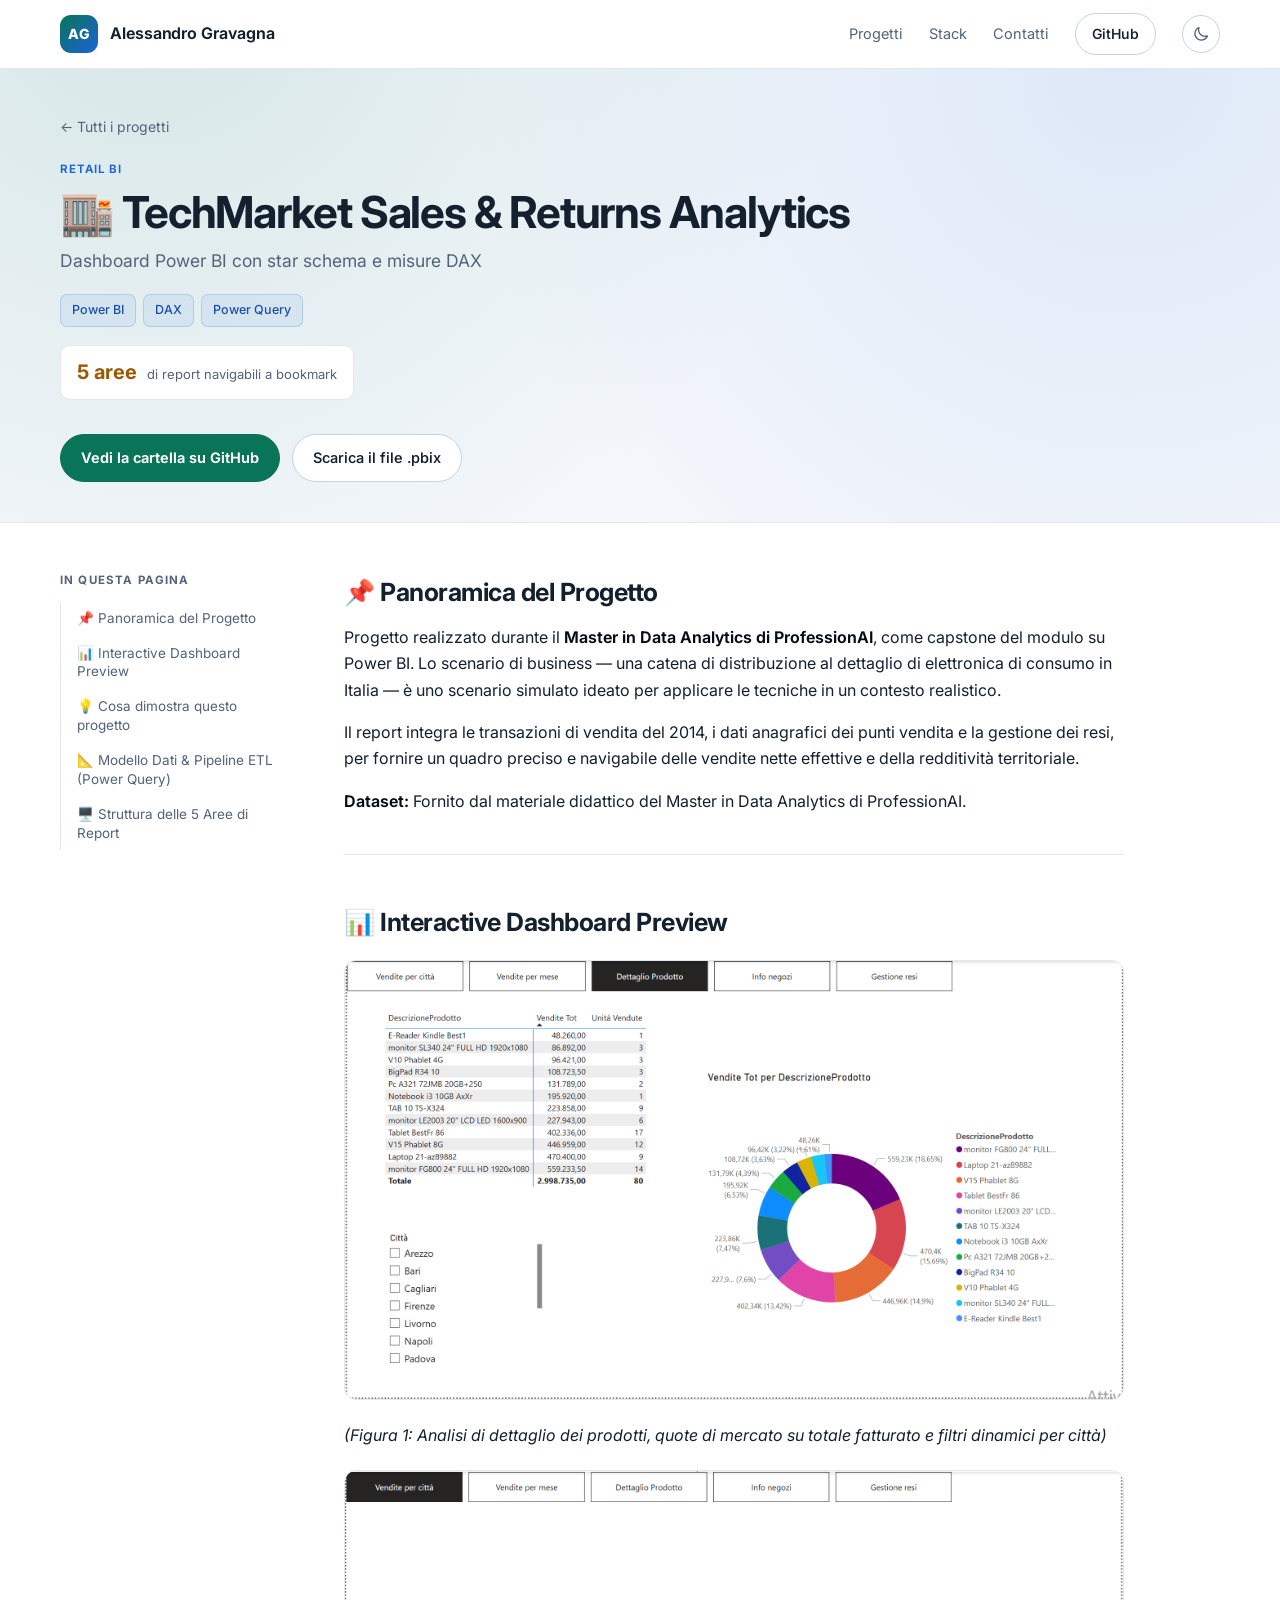
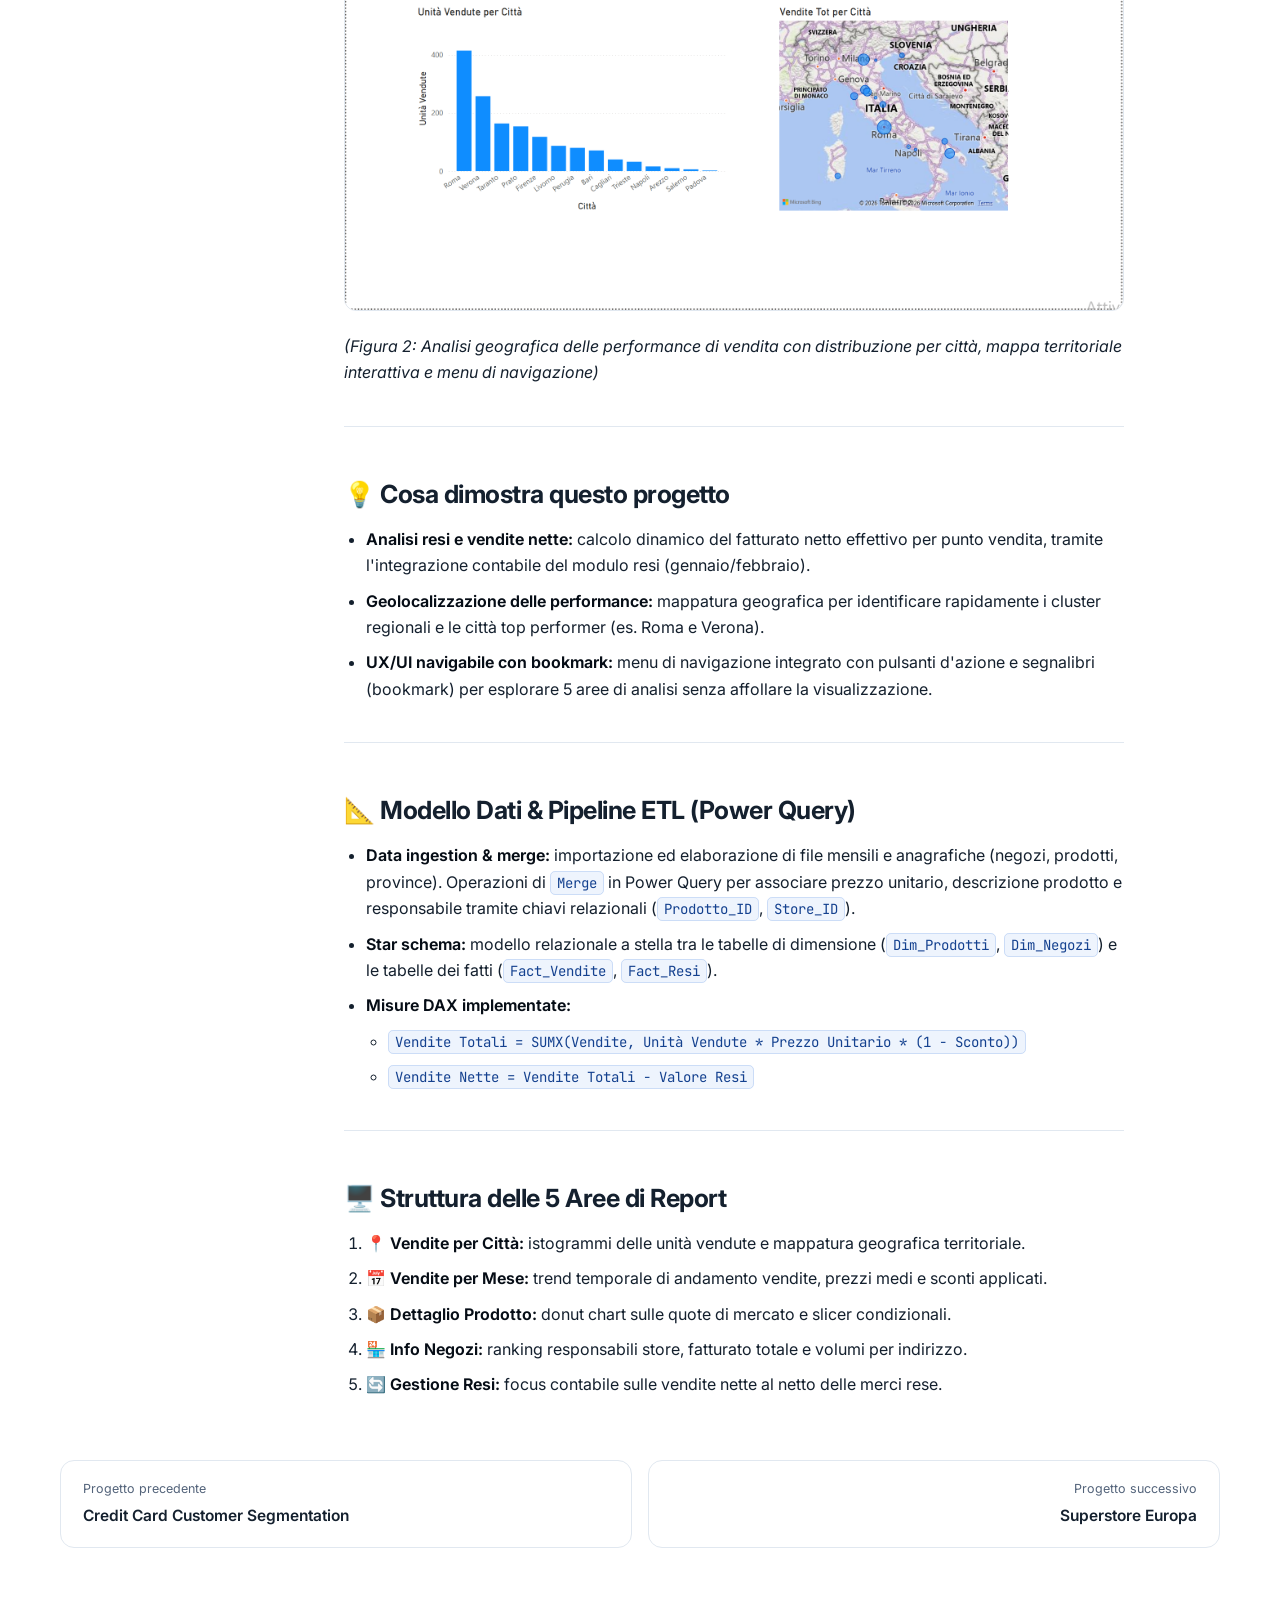
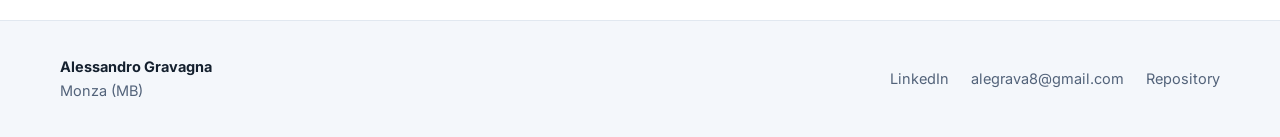
<file: docs/projects/powerbi-techmarket.html>
<!DOCTYPE html>
<html lang="it">
<head>
<meta charset="utf-8">
<meta name="viewport" content="width=device-width, initial-scale=1">
<title>TechMarket Sales &amp; Returns Analytics — Alessandro Gravagna</title>
<meta name="description" content="Report su una catena di elettronica di consumo: pipeline ETL in Power Query, modello a stella, calcolo delle vendite nette al netto dei resi e geolocalizzazione delle performance per citta&#x27;.">
<meta name="author" content="Alessandro Gravagna">
<meta property="og:title" content="TechMarket Sales &amp; Returns Analytics — Alessandro Gravagna">
<meta property="og:description" content="Report su una catena di elettronica di consumo: pipeline ETL in Power Query, modello a stella, calcolo delle vendite nette al netto dei resi e geolocalizzazione delle performance per citta&#x27;.">
<meta property="og:type" content="website">
<meta property="og:url" content="https://alessandrogravagna.github.io/Data-Analytics-Portfolio/">
<meta property="og:image" content="https://alessandrogravagna.github.io/Data-Analytics-Portfolio/assets/img/powerbi-techmarket-powerbi_dashboard_preview.png">
<meta property="og:locale" content="it_IT">
<meta name="twitter:card" content="summary_large_image">
<meta name="color-scheme" content="dark light">
<link rel="icon" href="data:image/svg+xml,<svg xmlns='http://www.w3.org/2000/svg' viewBox='0 0 100 100'><text y='.9em' font-size='90'>&#128202;</text></svg>">
<link rel="preconnect" href="https://fonts.googleapis.com">
<link rel="preconnect" href="https://fonts.gstatic.com" crossorigin>
<link href="https://fonts.googleapis.com/css2?family=Inter:wght@400;500;600;700;800&family=JetBrains+Mono:wght@400;500&display=swap" rel="stylesheet">
<link rel="stylesheet" href="../assets/style.css">
<script>
(function () {
  try {
    var t = localStorage.getItem('tema');
    if (t === 'light' || t === 'dark') {
      document.documentElement.setAttribute('data-theme', t);
    }
  } catch (e) { /* localStorage non disponibile: si usa il tema di sistema */ }
})();
</script>

</head>
<body class="project">
<a class="skip" href="#main">Vai al contenuto</a>
<header class="topbar">
  <div class="wrap topbar-inner">
    <a class="brand" href="../index.html">
      <span class="brand-mark">AG</span>
      <span class="brand-text">Alessandro Gravagna</span>
    </a>
    <nav class="topnav">
      <a href="../index.html#progetti">Progetti</a>
      <a href="../index.html#stack">Stack</a>
      <a href="../index.html#contatti">Contatti</a>
      <a class="btn btn-ghost" href="https://github.com/alessandrogravagna/Data-Analytics-Portfolio" target="_blank" rel="noopener">GitHub</a>
      <button class="theme-toggle" type="button" id="theme-toggle"
        aria-label="Cambia tema chiaro o scuro" title="Cambia tema chiaro o scuro">
        <svg class="icon-sun" viewBox="0 0 24 24" aria-hidden="true" focusable="false">
          <circle cx="12" cy="12" r="4.2"/>
          <path d="M12 2.4v2.6M12 19v2.6M4.2 4.2l1.9 1.9M17.9 17.9l1.9 1.9M2.4 12h2.6M19 12h2.6M4.2 19.8l1.9-1.9M17.9 6.1l1.9-1.9"/>
        </svg>
        <svg class="icon-moon" viewBox="0 0 24 24" aria-hidden="true" focusable="false">
          <path d="M20.5 14.6A8.6 8.6 0 0 1 9.4 3.5a8.6 8.6 0 1 0 11.1 11.1z"/>
        </svg>
      </button>
    </nav>
  </div>
</header>
<main id="main">

<section class="project-head">
  <div class="wrap">
    <a class="back" href="../index.html#progetti"><span aria-hidden="true">&larr;</span> Tutti i progetti</a>
    <span class="domain">Retail BI</span>
    <h1>🏬 TechMarket Sales &amp; Returns Analytics</h1>
    <p class="lead">Dashboard Power BI con star schema e misure DAX</p>
    <div class="chips"><span class="chip">Power BI</span><span class="chip">DAX</span><span class="chip">Power Query</span></div>
    <div class="head-metric"><b>5 aree</b><span>di report navigabili a bookmark</span></div>
    <div class="hero-actions"><a class="btn btn-primary" href="https://github.com/alessandrogravagna/Data-Analytics-Portfolio/tree/main/02-Business%20Intelligence/01-PowerBI-TechMarket" target="_blank" rel="noopener">Vedi la cartella su GitHub</a><a class="btn" href="https://github.com/alessandrogravagna/Data-Analytics-Portfolio/raw/main/02-Business%20Intelligence/01-PowerBI-TechMarket/Report%20sui%20punti%20vendita%20di%20una%20catena%20di%20distribuzione%20di%20elettronica%20v2.pbix" target="_blank" rel="noopener">Scarica il file .pbix</a></div>
  </div>
</section>
<div class="wrap project-layout">
  <aside class="toc"><p class="toc-title">In questa pagina</p><nav><a href="#panoramica-del-progetto">📌 Panoramica del Progetto</a><a href="#interactive-dashboard-preview">📊 Interactive Dashboard Preview</a><a href="#cosa-dimostra-questo-progetto">💡 Cosa dimostra questo progetto</a><a href="#modello-dati-pipeline-etl-power-query">📐 Modello Dati &amp; Pipeline ETL (Power Query)</a><a href="#struttura-delle-5-aree-di-report">🖥️ Struttura delle 5 Aree di Report</a></nav></aside>
  <article class="prose">
<h2 id="panoramica-del-progetto">📌 Panoramica del Progetto</h2>
<p>Progetto realizzato durante il <strong>Master in Data Analytics di ProfessionAI</strong>, come capstone del modulo su Power BI. Lo scenario di business — una catena di distribuzione al dettaglio di elettronica di consumo in Italia — è uno scenario simulato ideato per applicare le tecniche in un contesto realistico.</p>
<p>Il report integra le transazioni di vendita del 2014, i dati anagrafici dei punti vendita e la gestione dei resi, per fornire un quadro preciso e navigabile delle vendite nette effettive e della redditività territoriale.</p>
<p><strong>Dataset:</strong> Fornito dal materiale didattico del Master in Data Analytics di ProfessionAI.</p>
<hr>
<h2 id="interactive-dashboard-preview">📊 Interactive Dashboard Preview</h2>
<p><img src="../assets/img/powerbi-techmarket-powerbi_dashboard_preview.png" alt="Dashboard Preview" loading="lazy"> <em>(Figura 1: Analisi di dettaglio dei prodotti, quote di mercato su totale fatturato e filtri dinamici per città)</em></p>
<p><img src="../assets/img/powerbi-techmarket-powerbi_city_analysis.png" alt="City Analysis Preview" loading="lazy"> <em>(Figura 2: Analisi geografica delle performance di vendita con distribuzione per città, mappa territoriale interattiva e menu di navigazione)</em></p>
<hr>
<h2 id="cosa-dimostra-questo-progetto">💡 Cosa dimostra questo progetto</h2>
<ul>
<li><strong>Analisi resi e vendite nette:</strong> calcolo dinamico del fatturato netto effettivo per punto vendita, tramite l&#x27;integrazione contabile del modulo resi (gennaio/febbraio).
</li>
<li><strong>Geolocalizzazione delle performance:</strong> mappatura geografica per identificare rapidamente i cluster regionali e le città top performer (es. Roma e Verona).
</li>
<li><strong>UX/UI navigabile con bookmark:</strong> menu di navigazione integrato con pulsanti d&#x27;azione e segnalibri (bookmark) per esplorare 5 aree di analisi senza affollare la visualizzazione.
</li>
</ul>
<hr>
<h2 id="modello-dati-pipeline-etl-power-query">📐 Modello Dati &amp; Pipeline ETL (Power Query)</h2>
<ul>
<li><strong>Data ingestion &amp; merge:</strong> importazione ed elaborazione di file mensili e anagrafiche (negozi, prodotti, province). Operazioni di <code>Merge</code> in Power Query per associare prezzo unitario, descrizione prodotto e responsabile tramite chiavi relazionali (<code>Prodotto_ID</code>, <code>Store_ID</code>).
</li>
<li><strong>Star schema:</strong> modello relazionale a stella tra le tabelle di dimensione (<code>Dim_Prodotti</code>, <code>Dim_Negozi</code>) e le tabelle dei fatti (<code>Fact_Vendite</code>, <code>Fact_Resi</code>).
</li>
<li><strong>Misure DAX implementate:</strong>
<ul>
<li><code>Vendite Totali = SUMX(Vendite, Unità Vendute * Prezzo Unitario * (1 - Sconto))</code>
</li>
<li><code>Vendite Nette = Vendite Totali - Valore Resi</code>
</li>
</ul>
</li>
</ul>
<hr>
<h2 id="struttura-delle-5-aree-di-report">🖥️ Struttura delle 5 Aree di Report</h2>
<ol>
<li><strong>📍 Vendite per Città:</strong> istogrammi delle unità vendute e mappatura geografica territoriale.
</li>
<li><strong>📅 Vendite per Mese:</strong> trend temporale di andamento vendite, prezzi medi e sconti applicati.
</li>
<li><strong>📦 Dettaglio Prodotto:</strong> donut chart sulle quote di mercato e slicer condizionali.
</li>
<li><strong>🏪 Info Negozi:</strong> ranking responsabili store, fatturato totale e volumi per indirizzo.
</li>
<li><strong>🔄 Gestione Resi:</strong> focus contabile sulle vendite nette al netto delle merci rese.
</li>
</ol>
  </article>
</div>
<div class="wrap pager-row"><a class="pager prev" href="credit-card-segmentation.html"><span>Progetto precedente</span><b>Credit Card Customer Segmentation</b></a><a class="pager next" href="tableau-superstore-europa.html"><span>Progetto successivo</span><b>Superstore Europa</b></a></div>

</main>
<footer class="footer">
  <div class="wrap footer-inner">
    <div>
      <strong>Alessandro Gravagna</strong><br>
      <span class="muted">Monza (MB)</span>
    </div>
    <div class="footer-links">
      <a href="https://www.linkedin.com/in/alessandro-gravagna-3a3050201/" target="_blank" rel="noopener">LinkedIn</a>
      <a href="mailto:alegrava8@gmail.com">alegrava8@gmail.com</a>
      <a href="https://github.com/alessandrogravagna/Data-Analytics-Portfolio" target="_blank" rel="noopener">Repository</a>
    </div>
  </div>
</footer>
<script>
(function () {
  var root = document.documentElement;
  var btn = document.getElementById('theme-toggle');
  if (!btn) return;
  var scuroDiSistema = window.matchMedia('(prefers-color-scheme: dark)');

  function temaAttuale() {
    return root.getAttribute('data-theme') || (scuroDiSistema.matches ? 'dark' : 'light');
  }
  function aggiornaEtichetta() {
    var prossimo = temaAttuale() === 'dark' ? 'chiaro' : 'scuro';
    btn.setAttribute('aria-label', 'Passa al tema ' + prossimo);
    btn.setAttribute('title', 'Passa al tema ' + prossimo);
  }

  btn.addEventListener('click', function () {
    var nuovo = temaAttuale() === 'dark' ? 'light' : 'dark';
    root.setAttribute('data-theme', nuovo);
    try { localStorage.setItem('tema', nuovo); } catch (e) {}
    aggiornaEtichetta();
  });

  // Se non c'e' una scelta esplicita, si segue il sistema anche a caldo.
  scuroDiSistema.addEventListener('change', function () {
    if (!root.hasAttribute('data-theme')) aggiornaEtichetta();
  });

  aggiornaEtichetta();
})();
</script>
</body>
</html>
</file>
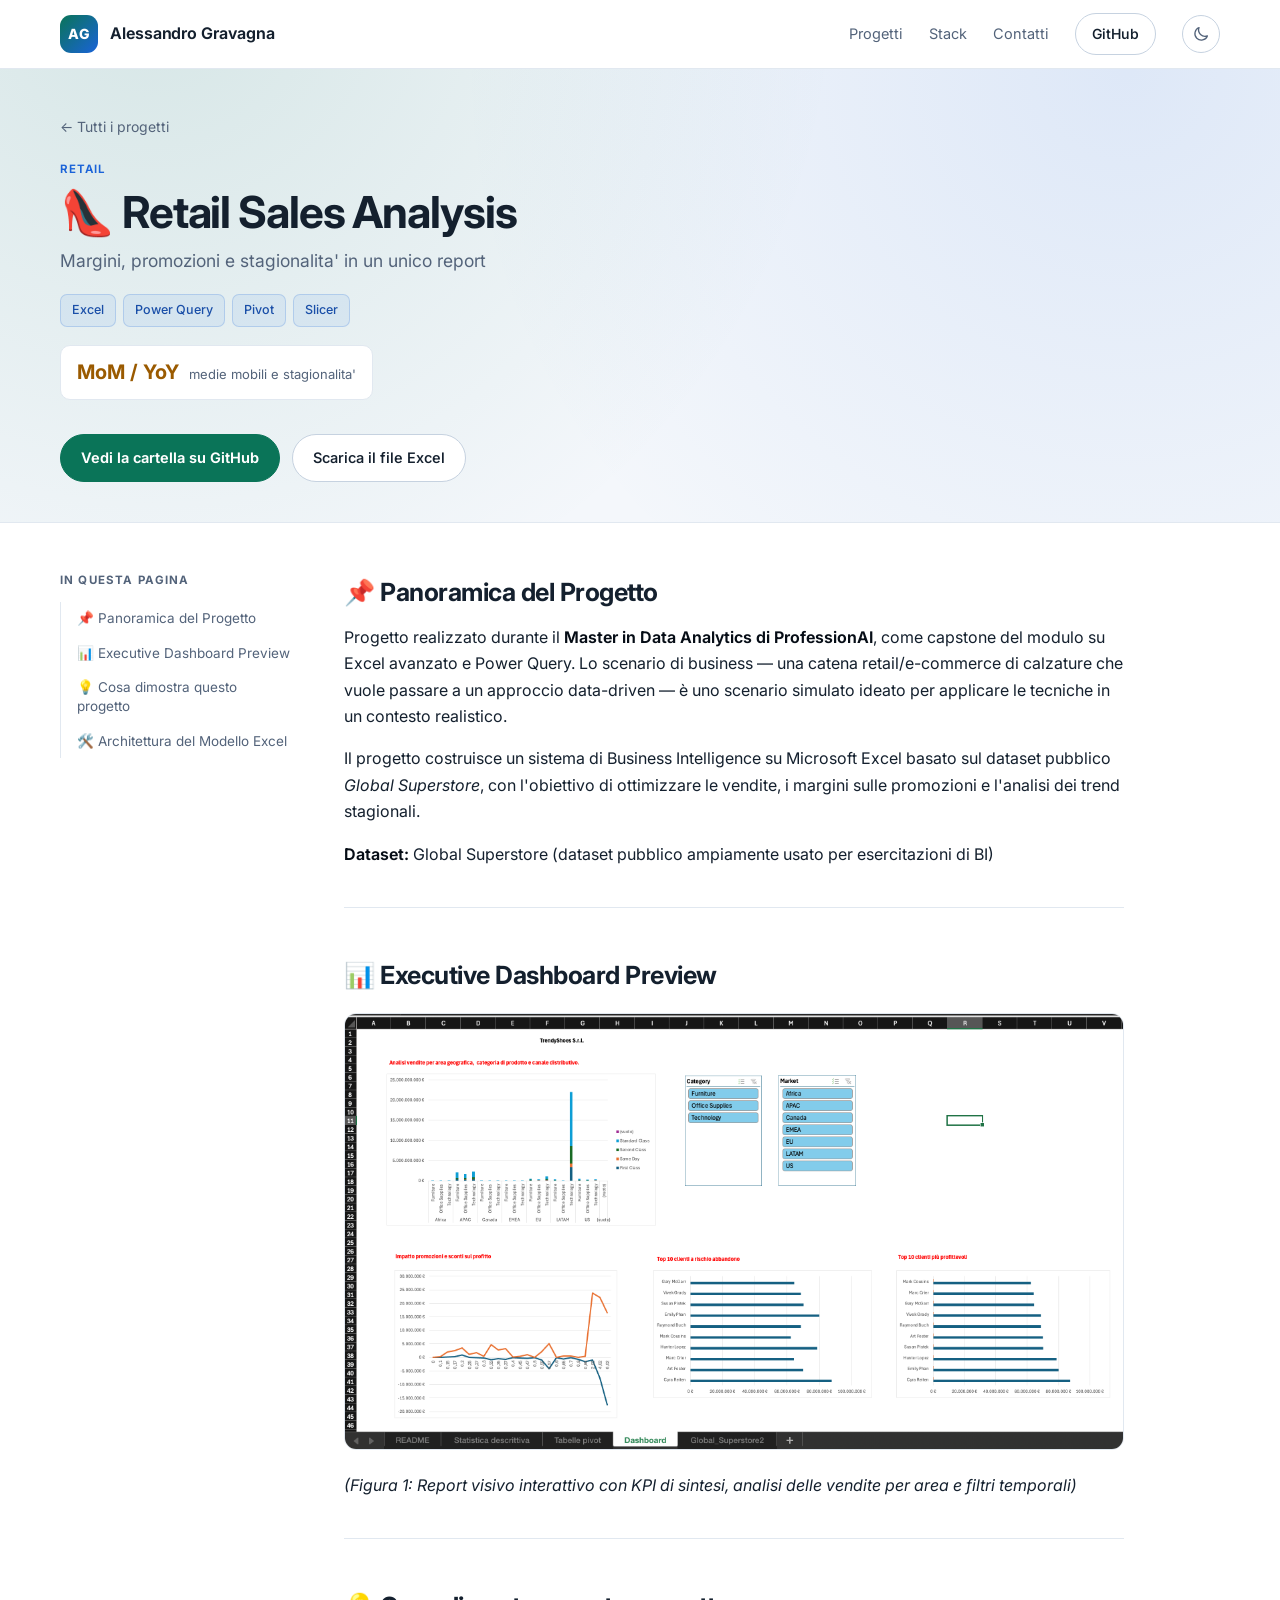
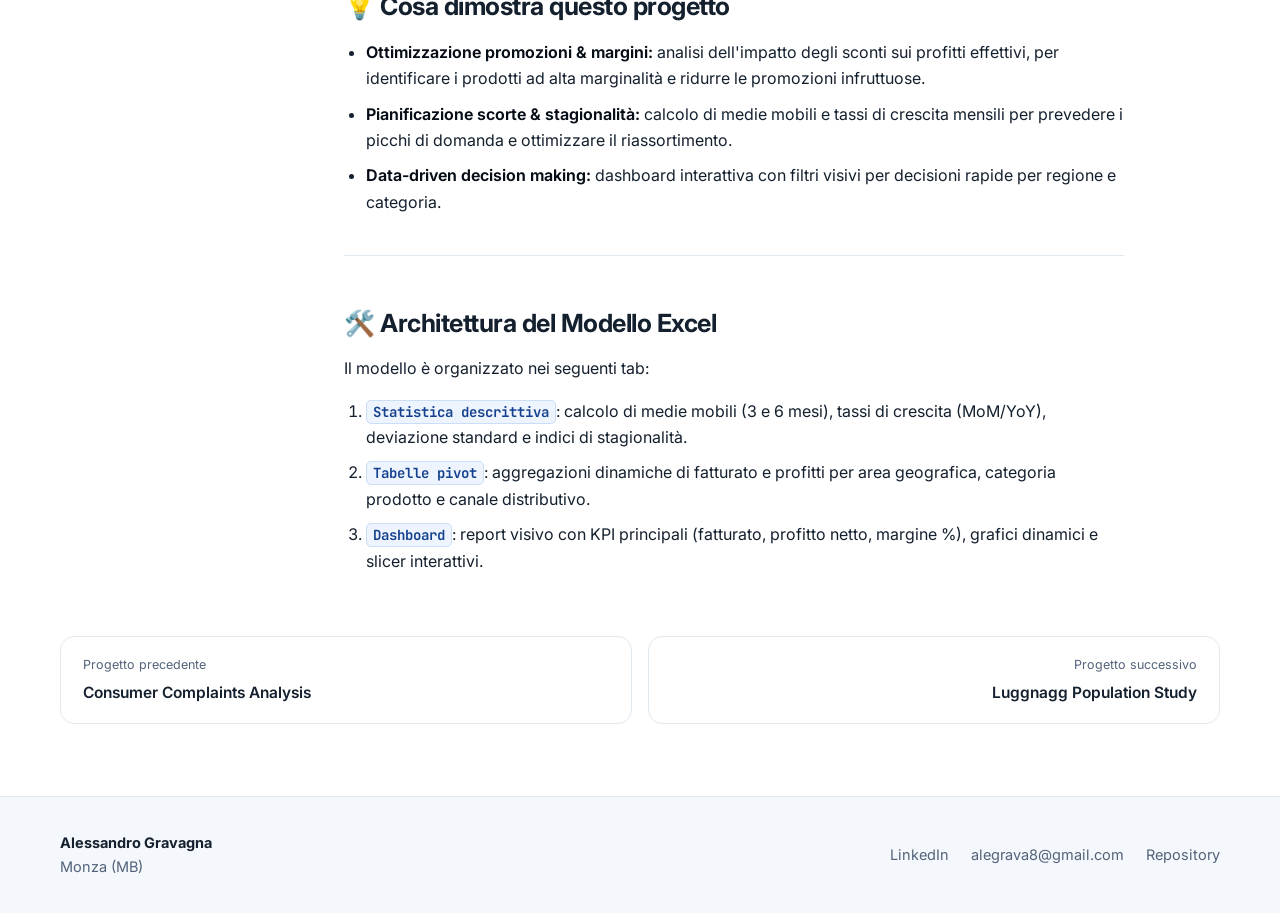
<file: docs/projects/retail-sales-reporting.html>
<!DOCTYPE html>
<html lang="it">
<head>
<meta charset="utf-8">
<meta name="viewport" content="width=device-width, initial-scale=1">
<title>Retail Sales Analysis — Alessandro Gravagna</title>
<meta name="description" content="Sistema di BI costruito interamente su Excel: impatto degli sconti sulla marginalita&#x27; reale, medie mobili a 3 e 6 mesi per la pianificazione scorte e dashboard interattiva con slicer.">
<meta name="author" content="Alessandro Gravagna">
<meta property="og:title" content="Retail Sales Analysis — Alessandro Gravagna">
<meta property="og:description" content="Sistema di BI costruito interamente su Excel: impatto degli sconti sulla marginalita&#x27; reale, medie mobili a 3 e 6 mesi per la pianificazione scorte e dashboard interattiva con slicer.">
<meta property="og:type" content="website">
<meta property="og:url" content="https://alessandrogravagna.github.io/Data-Analytics-Portfolio/">
<meta property="og:image" content="https://alessandrogravagna.github.io/Data-Analytics-Portfolio/assets/img/powerbi-techmarket-powerbi_dashboard_preview.png">
<meta property="og:locale" content="it_IT">
<meta name="twitter:card" content="summary_large_image">
<meta name="color-scheme" content="dark light">
<link rel="icon" href="data:image/svg+xml,<svg xmlns='http://www.w3.org/2000/svg' viewBox='0 0 100 100'><text y='.9em' font-size='90'>&#128202;</text></svg>">
<link rel="preconnect" href="https://fonts.googleapis.com">
<link rel="preconnect" href="https://fonts.gstatic.com" crossorigin>
<link href="https://fonts.googleapis.com/css2?family=Inter:wght@400;500;600;700;800&family=JetBrains+Mono:wght@400;500&display=swap" rel="stylesheet">
<link rel="stylesheet" href="../assets/style.css">
<script>
(function () {
  try {
    var t = localStorage.getItem('tema');
    if (t === 'light' || t === 'dark') {
      document.documentElement.setAttribute('data-theme', t);
    }
  } catch (e) { /* localStorage non disponibile: si usa il tema di sistema */ }
})();
</script>

</head>
<body class="project">
<a class="skip" href="#main">Vai al contenuto</a>
<header class="topbar">
  <div class="wrap topbar-inner">
    <a class="brand" href="../index.html">
      <span class="brand-mark">AG</span>
      <span class="brand-text">Alessandro Gravagna</span>
    </a>
    <nav class="topnav">
      <a href="../index.html#progetti">Progetti</a>
      <a href="../index.html#stack">Stack</a>
      <a href="../index.html#contatti">Contatti</a>
      <a class="btn btn-ghost" href="https://github.com/alessandrogravagna/Data-Analytics-Portfolio" target="_blank" rel="noopener">GitHub</a>
      <button class="theme-toggle" type="button" id="theme-toggle"
        aria-label="Cambia tema chiaro o scuro" title="Cambia tema chiaro o scuro">
        <svg class="icon-sun" viewBox="0 0 24 24" aria-hidden="true" focusable="false">
          <circle cx="12" cy="12" r="4.2"/>
          <path d="M12 2.4v2.6M12 19v2.6M4.2 4.2l1.9 1.9M17.9 17.9l1.9 1.9M2.4 12h2.6M19 12h2.6M4.2 19.8l1.9-1.9M17.9 6.1l1.9-1.9"/>
        </svg>
        <svg class="icon-moon" viewBox="0 0 24 24" aria-hidden="true" focusable="false">
          <path d="M20.5 14.6A8.6 8.6 0 0 1 9.4 3.5a8.6 8.6 0 1 0 11.1 11.1z"/>
        </svg>
      </button>
    </nav>
  </div>
</header>
<main id="main">

<section class="project-head">
  <div class="wrap">
    <a class="back" href="../index.html#progetti"><span aria-hidden="true">&larr;</span> Tutti i progetti</a>
    <span class="domain">Retail</span>
    <h1>👠 Retail Sales Analysis</h1>
    <p class="lead">Margini, promozioni e stagionalita&#x27; in un unico report</p>
    <div class="chips"><span class="chip">Excel</span><span class="chip">Power Query</span><span class="chip">Pivot</span><span class="chip">Slicer</span></div>
    <div class="head-metric"><b>MoM / YoY</b><span>medie mobili e stagionalita&#x27;</span></div>
    <div class="hero-actions"><a class="btn btn-primary" href="https://github.com/alessandrogravagna/Data-Analytics-Portfolio/tree/main/01-Excel-Projects/02-Retail-Sales-Reporting" target="_blank" rel="noopener">Vedi la cartella su GitHub</a><a class="btn" href="https://github.com/alessandrogravagna/Data-Analytics-Portfolio/raw/main/01-Excel-Projects/02-Retail-Sales-Reporting/Analisi%20delle%20vendite%20di%20una%20catena%20di%20negozi%20di%20abbigliamento.xlsx" target="_blank" rel="noopener">Scarica il file Excel</a></div>
  </div>
</section>
<div class="wrap project-layout">
  <aside class="toc"><p class="toc-title">In questa pagina</p><nav><a href="#panoramica-del-progetto">📌 Panoramica del Progetto</a><a href="#executive-dashboard-preview">📊 Executive Dashboard Preview</a><a href="#cosa-dimostra-questo-progetto">💡 Cosa dimostra questo progetto</a><a href="#architettura-del-modello-excel">🛠️ Architettura del Modello Excel</a></nav></aside>
  <article class="prose">
<h2 id="panoramica-del-progetto">📌 Panoramica del Progetto</h2>
<p>Progetto realizzato durante il <strong>Master in Data Analytics di ProfessionAI</strong>, come capstone del modulo su Excel avanzato e Power Query. Lo scenario di business — una catena retail/e-commerce di calzature che vuole passare a un approccio data-driven — è uno scenario simulato ideato per applicare le tecniche in un contesto realistico.</p>
<p>Il progetto costruisce un sistema di Business Intelligence su Microsoft Excel basato sul dataset pubblico <em>Global Superstore</em>, con l&#x27;obiettivo di ottimizzare le vendite, i margini sulle promozioni e l&#x27;analisi dei trend stagionali.</p>
<p><strong>Dataset:</strong> Global Superstore (dataset pubblico ampiamente usato per esercitazioni di BI)</p>
<hr>
<h2 id="executive-dashboard-preview">📊 Executive Dashboard Preview</h2>
<p><img src="../assets/img/retail-sales-reporting-trendyshoes_dashboard.png" alt="Dashboard Preview" loading="lazy"> <em>(Figura 1: Report visivo interattivo con KPI di sintesi, analisi delle vendite per area e filtri temporali)</em></p>
<hr>
<h2 id="cosa-dimostra-questo-progetto">💡 Cosa dimostra questo progetto</h2>
<ul>
<li><strong>Ottimizzazione promozioni &amp; margini:</strong> analisi dell&#x27;impatto degli sconti sui profitti effettivi, per identificare i prodotti ad alta marginalità e ridurre le promozioni infruttuose.
</li>
<li><strong>Pianificazione scorte &amp; stagionalità:</strong> calcolo di medie mobili e tassi di crescita mensili per prevedere i picchi di domanda e ottimizzare il riassortimento.
</li>
<li><strong>Data-driven decision making:</strong> dashboard interattiva con filtri visivi per decisioni rapide per regione e categoria.
</li>
</ul>
<hr>
<h2 id="architettura-del-modello-excel">🛠️ Architettura del Modello Excel</h2>
<p>Il modello è organizzato nei seguenti tab:</p>
<ol>
<li><strong><code>Statistica descrittiva</code></strong>: calcolo di medie mobili (3 e 6 mesi), tassi di crescita (MoM/YoY), deviazione standard e indici di stagionalità.
</li>
<li><strong><code>Tabelle pivot</code></strong>: aggregazioni dinamiche di fatturato e profitti per area geografica, categoria prodotto e canale distributivo.
</li>
<li><strong><code>Dashboard</code></strong>: report visivo con KPI principali (fatturato, profitto netto, margine %), grafici dinamici e slicer interattivi.
</li>
</ol>
  </article>
</div>
<div class="wrap pager-row"><a class="pager prev" href="consumer-complaints.html"><span>Progetto precedente</span><b>Consumer Complaints Analysis</b></a><a class="pager next" href="luggnagg-population-study.html"><span>Progetto successivo</span><b>Luggnagg Population Study</b></a></div>

</main>
<footer class="footer">
  <div class="wrap footer-inner">
    <div>
      <strong>Alessandro Gravagna</strong><br>
      <span class="muted">Monza (MB)</span>
    </div>
    <div class="footer-links">
      <a href="https://www.linkedin.com/in/alessandro-gravagna-3a3050201/" target="_blank" rel="noopener">LinkedIn</a>
      <a href="mailto:alegrava8@gmail.com">alegrava8@gmail.com</a>
      <a href="https://github.com/alessandrogravagna/Data-Analytics-Portfolio" target="_blank" rel="noopener">Repository</a>
    </div>
  </div>
</footer>
<script>
(function () {
  var root = document.documentElement;
  var btn = document.getElementById('theme-toggle');
  if (!btn) return;
  var scuroDiSistema = window.matchMedia('(prefers-color-scheme: dark)');

  function temaAttuale() {
    return root.getAttribute('data-theme') || (scuroDiSistema.matches ? 'dark' : 'light');
  }
  function aggiornaEtichetta() {
    var prossimo = temaAttuale() === 'dark' ? 'chiaro' : 'scuro';
    btn.setAttribute('aria-label', 'Passa al tema ' + prossimo);
    btn.setAttribute('title', 'Passa al tema ' + prossimo);
  }

  btn.addEventListener('click', function () {
    var nuovo = temaAttuale() === 'dark' ? 'light' : 'dark';
    root.setAttribute('data-theme', nuovo);
    try { localStorage.setItem('tema', nuovo); } catch (e) {}
    aggiornaEtichetta();
  });

  // Se non c'e' una scelta esplicita, si segue il sistema anche a caldo.
  scuroDiSistema.addEventListener('change', function () {
    if (!root.hasAttribute('data-theme')) aggiornaEtichetta();
  });

  aggiornaEtichetta();
})();
</script>
</body>
</html>
</file>
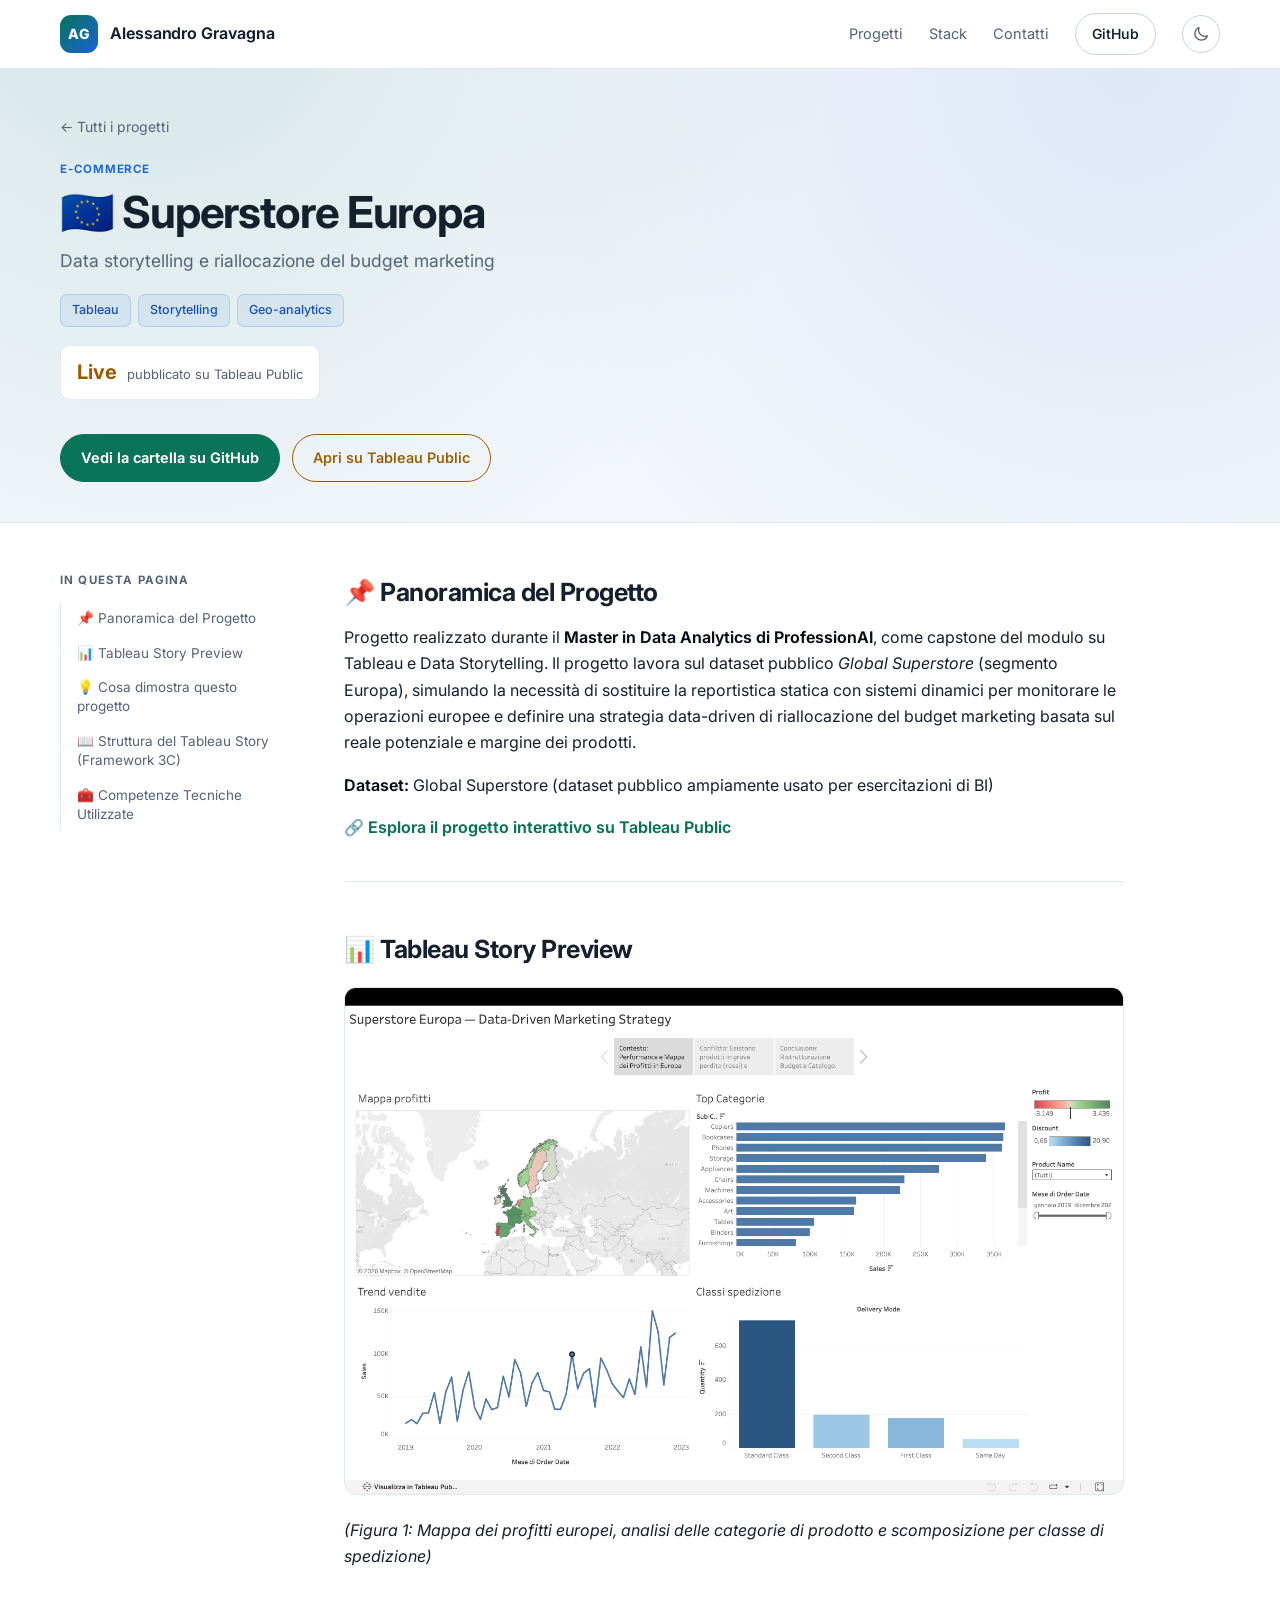
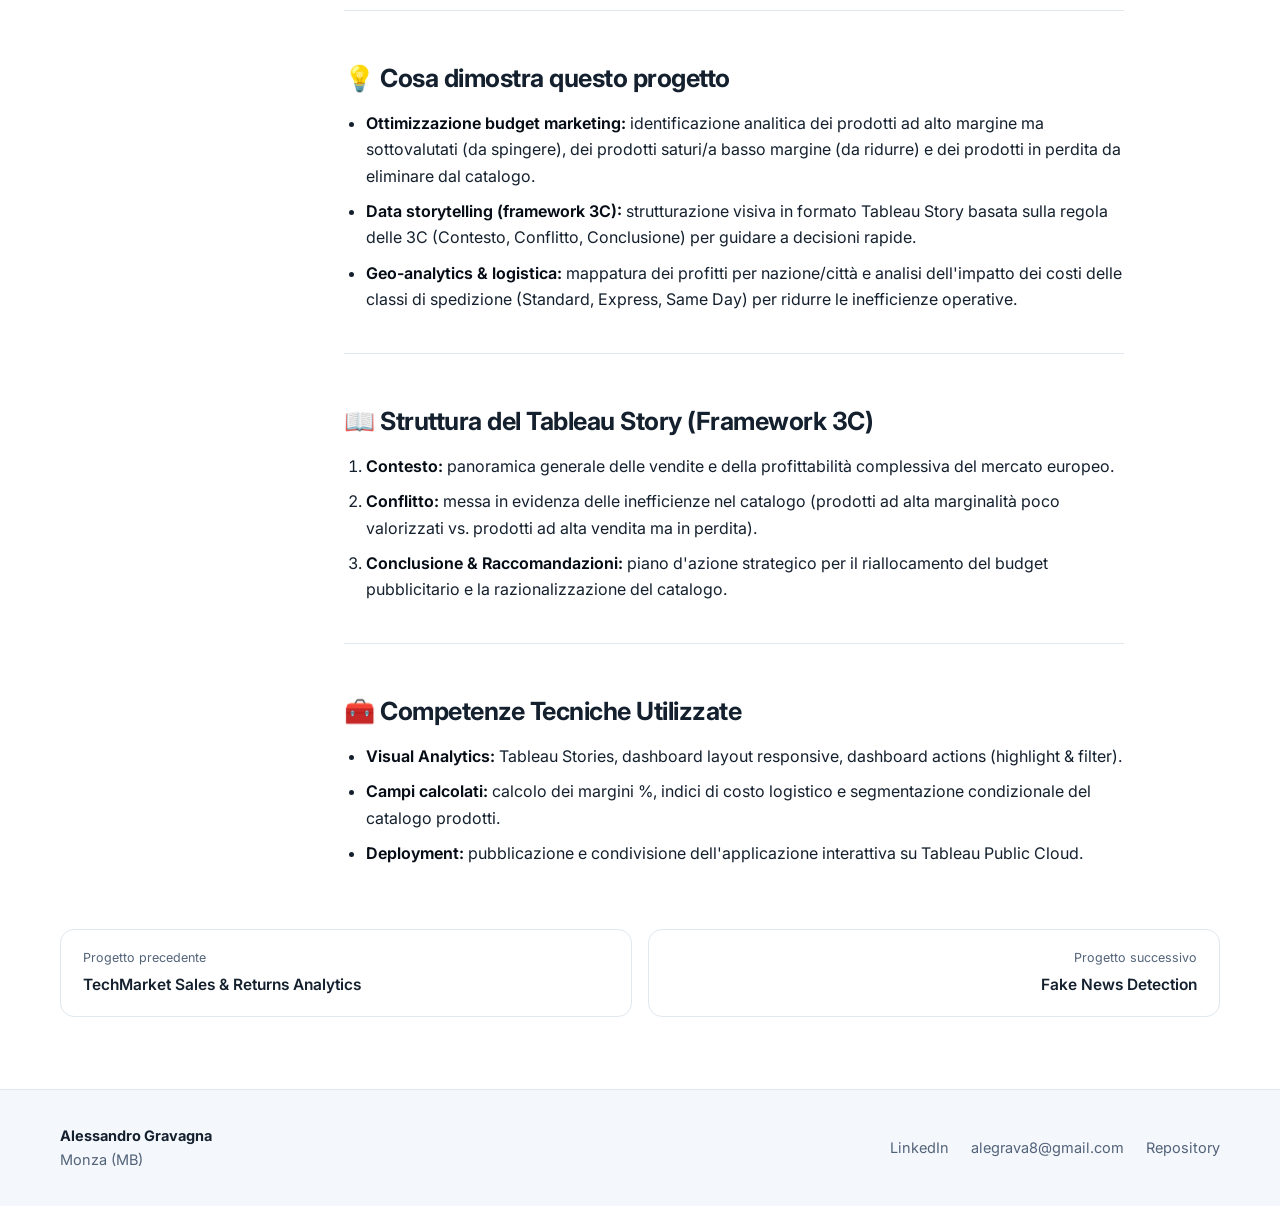
<file: docs/projects/tableau-superstore-europa.html>
<!DOCTYPE html>
<html lang="it">
<head>
<meta charset="utf-8">
<meta name="viewport" content="width=device-width, initial-scale=1">
<title>Superstore Europa — Alessandro Gravagna</title>
<meta name="description" content="Tableau Story costruita sul framework 3C (Contesto, Conflitto, Conclusione) per individuare i prodotti ad alto margine da spingere e quelli in perdita da razionalizzare nel mercato europeo.">
<meta name="author" content="Alessandro Gravagna">
<meta property="og:title" content="Superstore Europa — Alessandro Gravagna">
<meta property="og:description" content="Tableau Story costruita sul framework 3C (Contesto, Conflitto, Conclusione) per individuare i prodotti ad alto margine da spingere e quelli in perdita da razionalizzare nel mercato europeo.">
<meta property="og:type" content="website">
<meta property="og:url" content="https://alessandrogravagna.github.io/Data-Analytics-Portfolio/">
<meta property="og:image" content="https://alessandrogravagna.github.io/Data-Analytics-Portfolio/assets/img/powerbi-techmarket-powerbi_dashboard_preview.png">
<meta property="og:locale" content="it_IT">
<meta name="twitter:card" content="summary_large_image">
<meta name="color-scheme" content="dark light">
<link rel="icon" href="data:image/svg+xml,<svg xmlns='http://www.w3.org/2000/svg' viewBox='0 0 100 100'><text y='.9em' font-size='90'>&#128202;</text></svg>">
<link rel="preconnect" href="https://fonts.googleapis.com">
<link rel="preconnect" href="https://fonts.gstatic.com" crossorigin>
<link href="https://fonts.googleapis.com/css2?family=Inter:wght@400;500;600;700;800&family=JetBrains+Mono:wght@400;500&display=swap" rel="stylesheet">
<link rel="stylesheet" href="../assets/style.css">
<script>
(function () {
  try {
    var t = localStorage.getItem('tema');
    if (t === 'light' || t === 'dark') {
      document.documentElement.setAttribute('data-theme', t);
    }
  } catch (e) { /* localStorage non disponibile: si usa il tema di sistema */ }
})();
</script>

</head>
<body class="project">
<a class="skip" href="#main">Vai al contenuto</a>
<header class="topbar">
  <div class="wrap topbar-inner">
    <a class="brand" href="../index.html">
      <span class="brand-mark">AG</span>
      <span class="brand-text">Alessandro Gravagna</span>
    </a>
    <nav class="topnav">
      <a href="../index.html#progetti">Progetti</a>
      <a href="../index.html#stack">Stack</a>
      <a href="../index.html#contatti">Contatti</a>
      <a class="btn btn-ghost" href="https://github.com/alessandrogravagna/Data-Analytics-Portfolio" target="_blank" rel="noopener">GitHub</a>
      <button class="theme-toggle" type="button" id="theme-toggle"
        aria-label="Cambia tema chiaro o scuro" title="Cambia tema chiaro o scuro">
        <svg class="icon-sun" viewBox="0 0 24 24" aria-hidden="true" focusable="false">
          <circle cx="12" cy="12" r="4.2"/>
          <path d="M12 2.4v2.6M12 19v2.6M4.2 4.2l1.9 1.9M17.9 17.9l1.9 1.9M2.4 12h2.6M19 12h2.6M4.2 19.8l1.9-1.9M17.9 6.1l1.9-1.9"/>
        </svg>
        <svg class="icon-moon" viewBox="0 0 24 24" aria-hidden="true" focusable="false">
          <path d="M20.5 14.6A8.6 8.6 0 0 1 9.4 3.5a8.6 8.6 0 1 0 11.1 11.1z"/>
        </svg>
      </button>
    </nav>
  </div>
</header>
<main id="main">

<section class="project-head">
  <div class="wrap">
    <a class="back" href="../index.html#progetti"><span aria-hidden="true">&larr;</span> Tutti i progetti</a>
    <span class="domain">E-Commerce</span>
    <h1>🇪🇺 Superstore Europa</h1>
    <p class="lead">Data storytelling e riallocazione del budget marketing</p>
    <div class="chips"><span class="chip">Tableau</span><span class="chip">Storytelling</span><span class="chip">Geo-analytics</span></div>
    <div class="head-metric"><b>Live</b><span>pubblicato su Tableau Public</span></div>
    <div class="hero-actions"><a class="btn btn-primary" href="https://github.com/alessandrogravagna/Data-Analytics-Portfolio/tree/main/02-Business%20Intelligence/02-Tableau-Superstore-Europa" target="_blank" rel="noopener">Vedi la cartella su GitHub</a><a class="btn btn-accent" href="https://public.tableau.com/app/profile/alessandro.gravagna/viz/Progettotableaumaster/Storia1" target="_blank" rel="noopener">Apri su Tableau Public</a></div>
  </div>
</section>
<div class="wrap project-layout">
  <aside class="toc"><p class="toc-title">In questa pagina</p><nav><a href="#panoramica-del-progetto">📌 Panoramica del Progetto</a><a href="#tableau-story-preview">📊 Tableau Story Preview</a><a href="#cosa-dimostra-questo-progetto">💡 Cosa dimostra questo progetto</a><a href="#struttura-del-tableau-story-framework-3c">📖 Struttura del Tableau Story (Framework 3C)</a><a href="#competenze-tecniche-utilizzate">🧰 Competenze Tecniche Utilizzate</a></nav></aside>
  <article class="prose">
<h2 id="panoramica-del-progetto">📌 Panoramica del Progetto</h2>
<p>Progetto realizzato durante il <strong>Master in Data Analytics di ProfessionAI</strong>, come capstone del modulo su Tableau e Data Storytelling. Il progetto lavora sul dataset pubblico <em>Global Superstore</em> (segmento Europa), simulando la necessità di sostituire la reportistica statica con sistemi dinamici per monitorare le operazioni europee e definire una strategia data-driven di riallocazione del budget marketing basata sul reale potenziale e margine dei prodotti.</p>
<p><strong>Dataset:</strong> Global Superstore (dataset pubblico ampiamente usato per esercitazioni di BI)</p>
<p>🔗 <strong><a href="https://public.tableau.com/app/profile/alessandro.gravagna/viz/Progettotableaumaster/Storia1" target="_blank" rel="noopener">Esplora il progetto interattivo su Tableau Public</a></strong></p>
<hr>
<h2 id="tableau-story-preview">📊 Tableau Story Preview</h2>
<p><img src="../assets/img/tableau-superstore-europa-tableau_story_preview.png" alt="Tableau Story Preview" loading="lazy"> <em>(Figura 1: Mappa dei profitti europei, analisi delle categorie di prodotto e scomposizione per classe di spedizione)</em></p>
<hr>
<h2 id="cosa-dimostra-questo-progetto">💡 Cosa dimostra questo progetto</h2>
<ul>
<li><strong>Ottimizzazione budget marketing:</strong> identificazione analitica dei prodotti ad alto margine ma sottovalutati (da spingere), dei prodotti saturi/a basso margine (da ridurre) e dei prodotti in perdita da eliminare dal catalogo.
</li>
<li><strong>Data storytelling (framework 3C):</strong> strutturazione visiva in formato Tableau Story basata sulla regola delle 3C (Contesto, Conflitto, Conclusione) per guidare a decisioni rapide.
</li>
<li><strong>Geo-analytics &amp; logistica:</strong> mappatura dei profitti per nazione/città e analisi dell&#x27;impatto dei costi delle classi di spedizione (Standard, Express, Same Day) per ridurre le inefficienze operative.
</li>
</ul>
<hr>
<h2 id="struttura-del-tableau-story-framework-3c">📖 Struttura del Tableau Story (Framework 3C)</h2>
<ol>
<li><strong>Contesto:</strong> panoramica generale delle vendite e della profittabilità complessiva del mercato europeo.
</li>
<li><strong>Conflitto:</strong> messa in evidenza delle inefficienze nel catalogo (prodotti ad alta marginalità poco valorizzati vs. prodotti ad alta vendita ma in perdita).
</li>
<li><strong>Conclusione &amp; Raccomandazioni:</strong> piano d&#x27;azione strategico per il riallocamento del budget pubblicitario e la razionalizzazione del catalogo.
</li>
</ol>
<hr>
<h2 id="competenze-tecniche-utilizzate">🧰 Competenze Tecniche Utilizzate</h2>
<ul>
<li><strong>Visual Analytics:</strong> Tableau Stories, dashboard layout responsive, dashboard actions (highlight &amp; filter).
</li>
<li><strong>Campi calcolati:</strong> calcolo dei margini %, indici di costo logistico e segmentazione condizionale del catalogo prodotti.
</li>
<li><strong>Deployment:</strong> pubblicazione e condivisione dell&#x27;applicazione interattiva su Tableau Public Cloud.
</li>
</ul>
  </article>
</div>
<div class="wrap pager-row"><a class="pager prev" href="powerbi-techmarket.html"><span>Progetto precedente</span><b>TechMarket Sales &amp; Returns Analytics</b></a><a class="pager next" href="fake-news-detection.html"><span>Progetto successivo</span><b>Fake News Detection</b></a></div>

</main>
<footer class="footer">
  <div class="wrap footer-inner">
    <div>
      <strong>Alessandro Gravagna</strong><br>
      <span class="muted">Monza (MB)</span>
    </div>
    <div class="footer-links">
      <a href="https://www.linkedin.com/in/alessandro-gravagna-3a3050201/" target="_blank" rel="noopener">LinkedIn</a>
      <a href="mailto:alegrava8@gmail.com">alegrava8@gmail.com</a>
      <a href="https://github.com/alessandrogravagna/Data-Analytics-Portfolio" target="_blank" rel="noopener">Repository</a>
    </div>
  </div>
</footer>
<script>
(function () {
  var root = document.documentElement;
  var btn = document.getElementById('theme-toggle');
  if (!btn) return;
  var scuroDiSistema = window.matchMedia('(prefers-color-scheme: dark)');

  function temaAttuale() {
    return root.getAttribute('data-theme') || (scuroDiSistema.matches ? 'dark' : 'light');
  }
  function aggiornaEtichetta() {
    var prossimo = temaAttuale() === 'dark' ? 'chiaro' : 'scuro';
    btn.setAttribute('aria-label', 'Passa al tema ' + prossimo);
    btn.setAttribute('title', 'Passa al tema ' + prossimo);
  }

  btn.addEventListener('click', function () {
    var nuovo = temaAttuale() === 'dark' ? 'light' : 'dark';
    root.setAttribute('data-theme', nuovo);
    try { localStorage.setItem('tema', nuovo); } catch (e) {}
    aggiornaEtichetta();
  });

  // Se non c'e' una scelta esplicita, si segue il sistema anche a caldo.
  scuroDiSistema.addEventListener('change', function () {
    if (!root.hasAttribute('data-theme')) aggiornaEtichetta();
  });

  aggiornaEtichetta();
})();
</script>
</body>
</html>
</file>
<file: docs/assets/style.css>
/* ==========================================================================
   Data Analytics Portfolio — Alessandro Gravagna
   Foglio di stile unico del sito (generato in docs/assets/style.css)
   ========================================================================== */

/* Tema scuro = valori di base. Il tema chiaro ridefinisce solo i colori, sia
   quando lo chiede il sistema sia quando lo impone il pulsante in alto a destra.
   Sul fondo chiaro i due accenti devono scurirsi: servono anche per il testo. */
:root {
  color-scheme: dark;
  --bg: #080b11;
  --bg-alt: #0c111a;
  --surface: #111927;
  --surface-2: #16202f;
  --border: #1e2b3d;
  --border-strong: #2b3d55;
  --text: #e8eef7;
  --text-strong: #ffffff;
  --muted: #93a3b8;
  --accent: #5ee0b5;
  --accent-hover: #7aeac6;
  --accent-2: #64b5ff;
  --accent-3: #ffb454;
  --on-accent: #04130e;
  --accent-soft-bg: rgba(94, 224, 181, .08);
  --accent-soft-border: rgba(94, 224, 181, .35);
  --accent-ring: rgba(94, 224, 181, .18);
  --chip-bg: rgba(100, 181, 255, .09);
  --chip-border: rgba(100, 181, 255, .2);
  --chip-text: #b8d8ff;
  --code-bg: rgba(100, 181, 255, .11);
  --code-border: rgba(100, 181, 255, .18);
  --code-text: #cfe4ff;
  --code-block-bg: #060a10;
  --code-block-text: #d5e3f2;
  --topbar-bg: rgba(8, 11, 17, .82);
  --grid-line: rgba(255, 255, 255, .028);
  --card-shadow: rgba(0, 0, 0, .9);
  --row-hover: rgba(255, 255, 255, .02);
  --glow-1: rgba(94, 224, 181, .17);
  --glow-2: rgba(100, 181, 255, .15);
  --media-opacity: .92;
  --radius: 14px;
  --wrap: 1160px;
  --mono: "JetBrains Mono", ui-monospace, SFMono-Regular, Menlo, monospace;
  --sans: "Inter", -apple-system, BlinkMacSystemFont, "Segoe UI", Roboto, sans-serif;
}

@media (prefers-color-scheme: light) {
  :root:not([data-theme="dark"]) {
  color-scheme: light;
  --bg: #ffffff;
  --bg-alt: #f4f7fb;
  --surface: #ffffff;
  --surface-2: #f1f5fa;
  --border: #e1e8f0;
  --border-strong: #c6d2e0;
  --text: #14202e;
  --text-strong: #060d16;
  --muted: #53637a;
  --accent: #0a7458;
  --accent-hover: #08624a;
  --accent-2: #1a63d8;
  --accent-3: #9a5a00;
  --on-accent: #ffffff;
  --accent-soft-bg: rgba(10, 116, 88, .08);
  --accent-soft-border: rgba(10, 116, 88, .3);
  --accent-ring: rgba(10, 116, 88, .18);
  --chip-bg: rgba(26, 99, 216, .07);
  --chip-border: rgba(26, 99, 216, .2);
  --chip-text: #1a4fa8;
  --code-bg: rgba(26, 99, 216, .07);
  --code-border: rgba(26, 99, 216, .16);
  --code-text: #14418f;
  --code-block-bg: #f6f9fc;
  --code-block-text: #1d2b3a;
  --topbar-bg: rgba(255, 255, 255, .86);
  --grid-line: rgba(20, 32, 46, .045);
  --card-shadow: rgba(20, 32, 46, .18);
  --row-hover: rgba(20, 32, 46, .025);
  --glow-1: rgba(10, 116, 88, .13);
  --glow-2: rgba(26, 99, 216, .1);
  --media-opacity: 1;
  }
}

:root[data-theme="light"] {
  color-scheme: light;
  --bg: #ffffff;
  --bg-alt: #f4f7fb;
  --surface: #ffffff;
  --surface-2: #f1f5fa;
  --border: #e1e8f0;
  --border-strong: #c6d2e0;
  --text: #14202e;
  --text-strong: #060d16;
  --muted: #53637a;
  --accent: #0a7458;
  --accent-hover: #08624a;
  --accent-2: #1a63d8;
  --accent-3: #9a5a00;
  --on-accent: #ffffff;
  --accent-soft-bg: rgba(10, 116, 88, .08);
  --accent-soft-border: rgba(10, 116, 88, .3);
  --accent-ring: rgba(10, 116, 88, .18);
  --chip-bg: rgba(26, 99, 216, .07);
  --chip-border: rgba(26, 99, 216, .2);
  --chip-text: #1a4fa8;
  --code-bg: rgba(26, 99, 216, .07);
  --code-border: rgba(26, 99, 216, .16);
  --code-text: #14418f;
  --code-block-bg: #f6f9fc;
  --code-block-text: #1d2b3a;
  --topbar-bg: rgba(255, 255, 255, .86);
  --grid-line: rgba(20, 32, 46, .045);
  --card-shadow: rgba(20, 32, 46, .18);
  --row-hover: rgba(20, 32, 46, .025);
  --glow-1: rgba(10, 116, 88, .13);
  --glow-2: rgba(26, 99, 216, .1);
  --media-opacity: 1;
}

* { box-sizing: border-box; }

html { scroll-behavior: smooth; scroll-padding-top: 84px; }

body {
  margin: 0;
  background: var(--bg);
  color: var(--text);
  font-family: var(--sans);
  font-size: 16px;
  line-height: 1.65;
  -webkit-font-smoothing: antialiased;
}

img { max-width: 100%; height: auto; display: block; }
a { color: var(--accent); text-decoration: none; }
a:hover { text-decoration: underline; }
[hidden] { display: none !important; }

.wrap { width: min(var(--wrap), calc(100% - 48px)); margin-inline: auto; }
.muted { color: var(--muted); }
.star { color: var(--accent-3); }

.skip {
  position: absolute; left: -9999px; top: 0; background: var(--accent);
  color: var(--on-accent); padding: 10px 16px; border-radius: 0 0 8px 0; z-index: 100;
}
.skip:focus { left: 0; }

/* ---------- Topbar ---------- */
.topbar {
  position: sticky; top: 0; z-index: 50;
  background: var(--topbar-bg);
  backdrop-filter: blur(14px);
  border-bottom: 1px solid var(--border);
}
.topbar-inner { display: flex; align-items: center; justify-content: space-between; gap: 20px; height: 68px; }
.brand { display: flex; align-items: center; gap: 12px; color: var(--text); text-decoration: none; }
.brand:hover { text-decoration: none; }
.brand-mark {
  width: 38px; height: 38px; border-radius: 11px; flex: none;
  display: grid; place-items: center;
  background: linear-gradient(135deg, var(--accent), var(--accent-2));
  color: var(--on-accent); font-weight: 800; font-size: 14px; letter-spacing: .5px;
}
.brand-text { font-weight: 650; font-size: 16px; line-height: 1.2; letter-spacing: -.005em; }
.topnav { display: flex; align-items: center; gap: 26px; font-size: 14.5px; }
.topnav a { color: var(--muted); }
.topnav a:hover { color: var(--text); text-decoration: none; }

/* ---------- Pulsante tema chiaro/scuro ---------- */
.theme-toggle {
  display: grid; place-items: center; flex: none;
  width: 38px; height: 38px; padding: 0; cursor: pointer;
  border: 1px solid var(--border-strong); border-radius: 50%;
  background: var(--surface); color: var(--muted);
  transition: color .18s, border-color .18s, background .18s;
}
.theme-toggle:hover { color: var(--accent); border-color: var(--accent); background: var(--surface-2); }
.theme-toggle:focus-visible { outline: 2px solid var(--accent); outline-offset: 2px; }
.theme-toggle svg {
  width: 18px; height: 18px;
  fill: none; stroke: currentColor; stroke-width: 1.7;
  stroke-linecap: round; stroke-linejoin: round;
}
/* Si mostra l'icona del tema verso cui si passa. */
.theme-toggle .icon-moon { display: none; }
:root[data-theme="light"] .theme-toggle .icon-sun { display: none; }
:root[data-theme="light"] .theme-toggle .icon-moon { display: block; }
@media (prefers-color-scheme: light) {
  :root:not([data-theme="dark"]) .theme-toggle .icon-sun { display: none; }
  :root:not([data-theme="dark"]) .theme-toggle .icon-moon { display: block; }
}

/* ---------- Bottoni ---------- */
.btn {
  display: inline-flex; align-items: center; gap: 8px;
  padding: 11px 20px; border-radius: 999px;
  border: 1px solid var(--border-strong); background: var(--surface);
  color: var(--text); font-size: 14.5px; font-weight: 550;
  transition: border-color .18s, background .18s, transform .18s;
}
.btn:hover { text-decoration: none; border-color: var(--accent); background: var(--surface-2); transform: translateY(-1px); }
.btn-primary { background: var(--accent); border-color: var(--accent); color: var(--on-accent); font-weight: 650; }
.btn-primary:hover { background: var(--accent-hover); border-color: var(--accent-hover); color: var(--on-accent); }
.btn-accent { background: transparent; border-color: var(--accent-3); color: var(--accent-3); }
.btn-accent:hover { background: rgba(255, 180, 84, .12); border-color: var(--accent-3); }
.btn-ghost { padding: 8px 16px; font-size: 14px; }
.topnav .btn-ghost { color: var(--text); }

/* ---------- Hero ---------- */
.hero {
  position: relative; overflow: hidden;
  padding: clamp(56px, 9vw, 104px) 0 clamp(40px, 6vw, 72px);
  border-bottom: 1px solid var(--border);
}
.hero::before {
  content: ""; position: absolute; inset: -40% -10% auto -10%; height: 620px;
  background:
    radial-gradient(closest-side, var(--glow-1), transparent 70%) 18% 40% / 60% 100% no-repeat,
    radial-gradient(closest-side, var(--glow-2), transparent 70%) 82% 20% / 55% 100% no-repeat;
  pointer-events: none;
}
.hero::after {
  content: ""; position: absolute; inset: 0; pointer-events: none;
  background-image: linear-gradient(var(--grid-line) 1px, transparent 1px),
                    linear-gradient(90deg, var(--grid-line) 1px, transparent 1px);
  background-size: 56px 56px;
  mask-image: linear-gradient(180deg, #000, transparent 82%);
}
.hero-inner { position: relative; z-index: 1; max-width: 860px; }
.pill {
  display: inline-flex; align-items: center; gap: 9px; margin: 0 0 22px;
  padding: 7px 15px 7px 12px; border-radius: 999px;
  border: 1px solid var(--accent-soft-border); background: var(--accent-soft-bg);
  color: var(--accent); font-size: 13.5px; font-weight: 550;
}
.pill .dot { width: 8px; height: 8px; border-radius: 50%; background: var(--accent); box-shadow: 0 0 0 4px var(--accent-ring); }
.hero h1 {
  margin: 0 0 22px; font-size: clamp(34px, 5.6vw, 60px); line-height: 1.08;
  letter-spacing: -.025em; font-weight: 800;
}
.grad { background: linear-gradient(100deg, var(--accent), var(--accent-2) 70%); -webkit-background-clip: text; background-clip: text; color: transparent; }
.lead { color: var(--muted); font-size: clamp(15.5px, 1.6vw, 17.5px); margin: 0 0 16px; max-width: 72ch; }
.hero-actions { display: flex; flex-wrap: wrap; gap: 12px; margin-top: 28px; }

.stats {
  display: grid; grid-template-columns: repeat(auto-fit, minmax(150px, 1fr));
  gap: 14px; margin: 44px 0 0; padding: 0;
}
.stats > div { padding: 18px 20px; border: 1px solid var(--border); border-radius: var(--radius); background: var(--surface); }
.stats dt { font-size: 30px; font-weight: 800; letter-spacing: -.02em; color: var(--accent); }
.stats dd { margin: 4px 0 0; font-size: 13.5px; color: var(--muted); }

/* ---------- Sezioni ---------- */
.section { padding: clamp(56px, 8vw, 92px) 0; }
.section-alt { background: var(--bg-alt); border-block: 1px solid var(--border); }
.section-head { margin-bottom: 34px; max-width: 76ch; }
.section-head h2 { margin: 0 0 10px; font-size: clamp(26px, 3.4vw, 34px); letter-spacing: -.02em; }
.section-head p { margin: 0; font-size: 15.5px; }

/* ---------- Filtri ---------- */
.filters { display: flex; flex-wrap: wrap; gap: 9px; margin-bottom: 30px; }
.filter {
  padding: 9px 18px; border-radius: 999px; cursor: pointer;
  border: 1px solid var(--border-strong); background: transparent;
  color: var(--muted); font-family: inherit; font-size: 14px; font-weight: 550;
  transition: .18s;
}
.filter:hover { color: var(--text); border-color: var(--accent); }
.filter.is-active { background: var(--accent); border-color: var(--accent); color: var(--on-accent); }
.empty { color: var(--muted); text-align: center; padding: 40px 0; }

/* ---------- Griglia progetti ---------- */
.grid { display: grid; grid-template-columns: repeat(auto-fill, minmax(330px, 1fr)); gap: 22px; }
.card {
  border: 1px solid var(--border); border-radius: var(--radius);
  background: var(--surface); overflow: hidden;
  transition: transform .2s, border-color .2s, box-shadow .2s;
}
.card:hover { transform: translateY(-4px); border-color: var(--border-strong); box-shadow: 0 18px 40px -24px var(--card-shadow); }
.card-link { display: flex; flex-direction: column; height: 100%; color: inherit; }
.card-link:hover { text-decoration: none; }
.card-media { aspect-ratio: 16 / 9; overflow: hidden; background: var(--surface-2); border-bottom: 1px solid var(--border); }
.card-media img { width: 100%; height: 100%; object-fit: cover; object-position: top center; opacity: var(--media-opacity); transition: .3s; }
.card:hover .card-media img { opacity: 1; transform: scale(1.02); }
.card-media--glyph {
  display: grid; place-items: center; font-size: 46px;
  background: radial-gradient(circle at 30% 25%, var(--glow-1), transparent 60%),
              radial-gradient(circle at 75% 80%, var(--glow-2), transparent 60%), var(--surface-2);
}
.card-body { padding: 20px 22px 22px; display: flex; flex-direction: column; flex: 1; }
.card-top { display: flex; align-items: center; justify-content: space-between; gap: 10px; margin-bottom: 10px; }
.domain {
  display: inline-block; font-size: 11.5px; font-weight: 650; letter-spacing: .08em;
  text-transform: uppercase; color: var(--accent-2);
}
.card h3 { margin: 0 0 6px; font-size: 19px; line-height: 1.3; letter-spacing: -.015em; }
.card-tagline { margin: 0 0 12px; color: var(--accent); font-size: 14px; font-weight: 550; }
.card-summary { margin: 0 0 16px; color: var(--muted); font-size: 14.5px; }
.card-metric {
  display: flex; align-items: baseline; gap: 10px; margin-bottom: 16px;
  padding: 12px 14px; border-radius: 10px; background: var(--surface-2); border: 1px solid var(--border);
}
.card-metric b { font-size: 19px; color: var(--accent-3); letter-spacing: -.01em; }
.card-metric span { font-size: 12.5px; color: var(--muted); }
.chips { display: flex; flex-wrap: wrap; gap: 7px; }
.chip {
  padding: 5px 11px; border-radius: 7px; font-size: 12.5px; font-weight: 500;
  background: var(--chip-bg); border: 1px solid var(--chip-border); color: var(--chip-text);
}
.card-cta { margin-top: auto; padding-top: 18px; color: var(--accent); font-size: 14.5px; font-weight: 600; }
.card:hover .card-cta span { display: inline-block; transform: translateX(4px); transition: .2s; }

/* ---------- Stack ---------- */
.stack-grid { display: grid; grid-template-columns: repeat(auto-fit, minmax(260px, 1fr)); gap: 18px; }
.stack-item { padding: 22px; border: 1px solid var(--border); border-radius: var(--radius); background: var(--surface); }
.stack-item h3 { margin: 0 0 8px; font-size: 16.5px; color: var(--accent); }
.stack-item p { margin: 0; color: var(--muted); font-size: 14.5px; }

/* ---------- Contatti ---------- */
.contact { max-width: 760px; }
.contact h2 { font-size: clamp(26px, 3.4vw, 34px); margin: 0 0 12px; letter-spacing: -.02em; }

/* ---------- Pagina progetto ---------- */
.project-head {
  padding: 44px 0 40px; border-bottom: 1px solid var(--border);
  background:
    radial-gradient(circle at 12% -20%, var(--glow-1), transparent 55%),
    radial-gradient(circle at 88% 0%, var(--glow-2), transparent 55%), var(--bg-alt);
}
.back { display: inline-block; margin-bottom: 22px; color: var(--muted); font-size: 14px; }
.back:hover { color: var(--accent); text-decoration: none; }
.project-head .domain { display: block; margin-bottom: 8px; }
.project-head h1 { margin: 0 0 10px; font-size: clamp(28px, 4.4vw, 44px); line-height: 1.14; letter-spacing: -.025em; }
.project-head .lead { margin-bottom: 18px; }
.project-head .chips { margin-bottom: 18px; }
.head-metric {
  display: inline-flex; align-items: baseline; gap: 10px; margin-bottom: 6px;
  padding: 10px 16px; border-radius: 10px; background: var(--surface); border: 1px solid var(--border);
}
.head-metric b { font-size: 20px; color: var(--accent-3); }
.head-metric span { font-size: 13px; color: var(--muted); }

.project-layout { display: grid; grid-template-columns: 232px minmax(0, 1fr); gap: 52px; padding: 48px 0 24px; align-items: start; }
.toc { position: sticky; top: 92px; }
.toc-title { margin: 0 0 12px; font-size: 11.5px; font-weight: 700; letter-spacing: .1em; text-transform: uppercase; color: var(--muted); }
.toc nav { display: flex; flex-direction: column; gap: 2px; border-left: 1px solid var(--border); }
.toc nav a { padding: 7px 0 7px 15px; margin-left: -1px; border-left: 2px solid transparent; color: var(--muted); font-size: 13.5px; line-height: 1.4; }
.toc nav a:hover { color: var(--text); border-left-color: var(--accent); text-decoration: none; }

/* ---------- Contenuto markdown ---------- */
.prose { max-width: 78ch; font-size: 16px; }
.prose h2 {
  margin: 46px 0 16px; padding-top: 6px; font-size: 25px; letter-spacing: -.02em; line-height: 1.25;
}
.prose h2:first-child { margin-top: 0; }
.prose h3 { margin: 32px 0 12px; font-size: 19px; letter-spacing: -.015em; }
.prose h4 { margin: 26px 0 10px; font-size: 16.5px; color: var(--accent); }
.prose p { margin: 0 0 16px; }
.prose ul, .prose ol { margin: 0 0 18px; padding-left: 22px; }
.prose li { margin-bottom: 9px; }
.prose li > ul, .prose li > ol { margin: 9px 0 0; }
.prose strong { color: var(--text-strong); font-weight: 650; }
.prose hr { margin: 40px 0; border: 0; border-top: 1px solid var(--border); }
.prose img { margin: 22px 0; border-radius: 12px; border: 1px solid var(--border); }
.prose .caption { margin-top: -8px; font-size: 13.5px; color: var(--muted); }
.prose code {
  font-family: var(--mono); font-size: .875em; padding: 2px 6px; border-radius: 5px;
  background: var(--code-bg); border: 1px solid var(--code-border); color: var(--code-text);
}
.code-block {
  position: relative; margin: 0 0 22px; border: 1px solid var(--border);
  border-radius: 12px; background: var(--code-block-bg); overflow: hidden;
}
.code-block::before {
  content: attr(data-lang); position: absolute; top: 0; right: 0;
  padding: 5px 12px; font-family: var(--mono); font-size: 11px; letter-spacing: .06em;
  text-transform: uppercase; color: var(--muted);
  background: var(--surface); border-left: 1px solid var(--border); border-bottom: 1px solid var(--border);
  border-radius: 0 12px 0 8px;
}
.code-block pre { margin: 0; padding: 22px 20px; overflow-x: auto; }
.code-block code {
  font-family: var(--mono); font-size: 13px; line-height: 1.65;
  background: none; border: 0; padding: 0; color: var(--code-block-text); white-space: pre;
}
.table-wrap { margin: 0 0 24px; overflow-x: auto; border: 1px solid var(--border); border-radius: 12px; }
.prose table { width: 100%; border-collapse: collapse; font-size: 14.5px; }
.prose th, .prose td { padding: 12px 16px; text-align: left; border-bottom: 1px solid var(--border); vertical-align: top; }
.prose thead th { background: var(--surface-2); font-size: 12.5px; letter-spacing: .04em; text-transform: uppercase; color: var(--muted); white-space: nowrap; }
.prose tbody tr:last-child td { border-bottom: 0; }
.prose tbody tr:hover { background: var(--row-hover); }

/* ---------- Pager ---------- */
.pager-row { display: grid; grid-template-columns: repeat(auto-fit, minmax(260px, 1fr)); gap: 16px; padding: 20px 0 72px; }
.pager {
  display: flex; flex-direction: column; gap: 4px; padding: 18px 22px;
  border: 1px solid var(--border); border-radius: var(--radius); background: var(--surface); color: var(--text);
  transition: border-color .2s, transform .2s;
}
.pager:hover { border-color: var(--accent); text-decoration: none; transform: translateY(-2px); }
.pager span { font-size: 12.5px; color: var(--muted); }
.pager b { font-size: 15.5px; font-weight: 600; }
.pager.next { text-align: right; }

/* ---------- Footer ---------- */
.footer { border-top: 1px solid var(--border); background: var(--bg-alt); padding: 34px 0; }
.footer-inner { display: flex; flex-wrap: wrap; gap: 18px; justify-content: space-between; align-items: center; font-size: 14.5px; }
.footer-links { display: flex; flex-wrap: wrap; gap: 22px; }
.footer-links a { color: var(--muted); }
.footer-links a:hover { color: var(--accent); }

/* ---------- Responsive ---------- */
@media (max-width: 900px) {
  .project-layout { grid-template-columns: 1fr; gap: 28px; padding-top: 32px; }
  .toc { position: static; border: 1px solid var(--border); border-radius: var(--radius); padding: 16px 18px; background: var(--surface); }
  .toc nav { flex-direction: row; flex-wrap: wrap; border-left: 0; gap: 6px 16px; }
  .toc nav a { padding: 2px 0; border-left: 0; }
}
@media (max-width: 720px) {
  .wrap { width: calc(100% - 32px); }
  .topnav { gap: 12px; }
  .topnav a:not(.btn) { display: none; }
  .grid { grid-template-columns: 1fr; }
  .stats { grid-template-columns: repeat(2, 1fr); }
  .hero-actions .btn { flex: 1 1 auto; justify-content: center; }
}
@media (prefers-reduced-motion: reduce) {
  html { scroll-behavior: auto; }
  * { transition: none !important; animation: none !important; }
}
</file>
